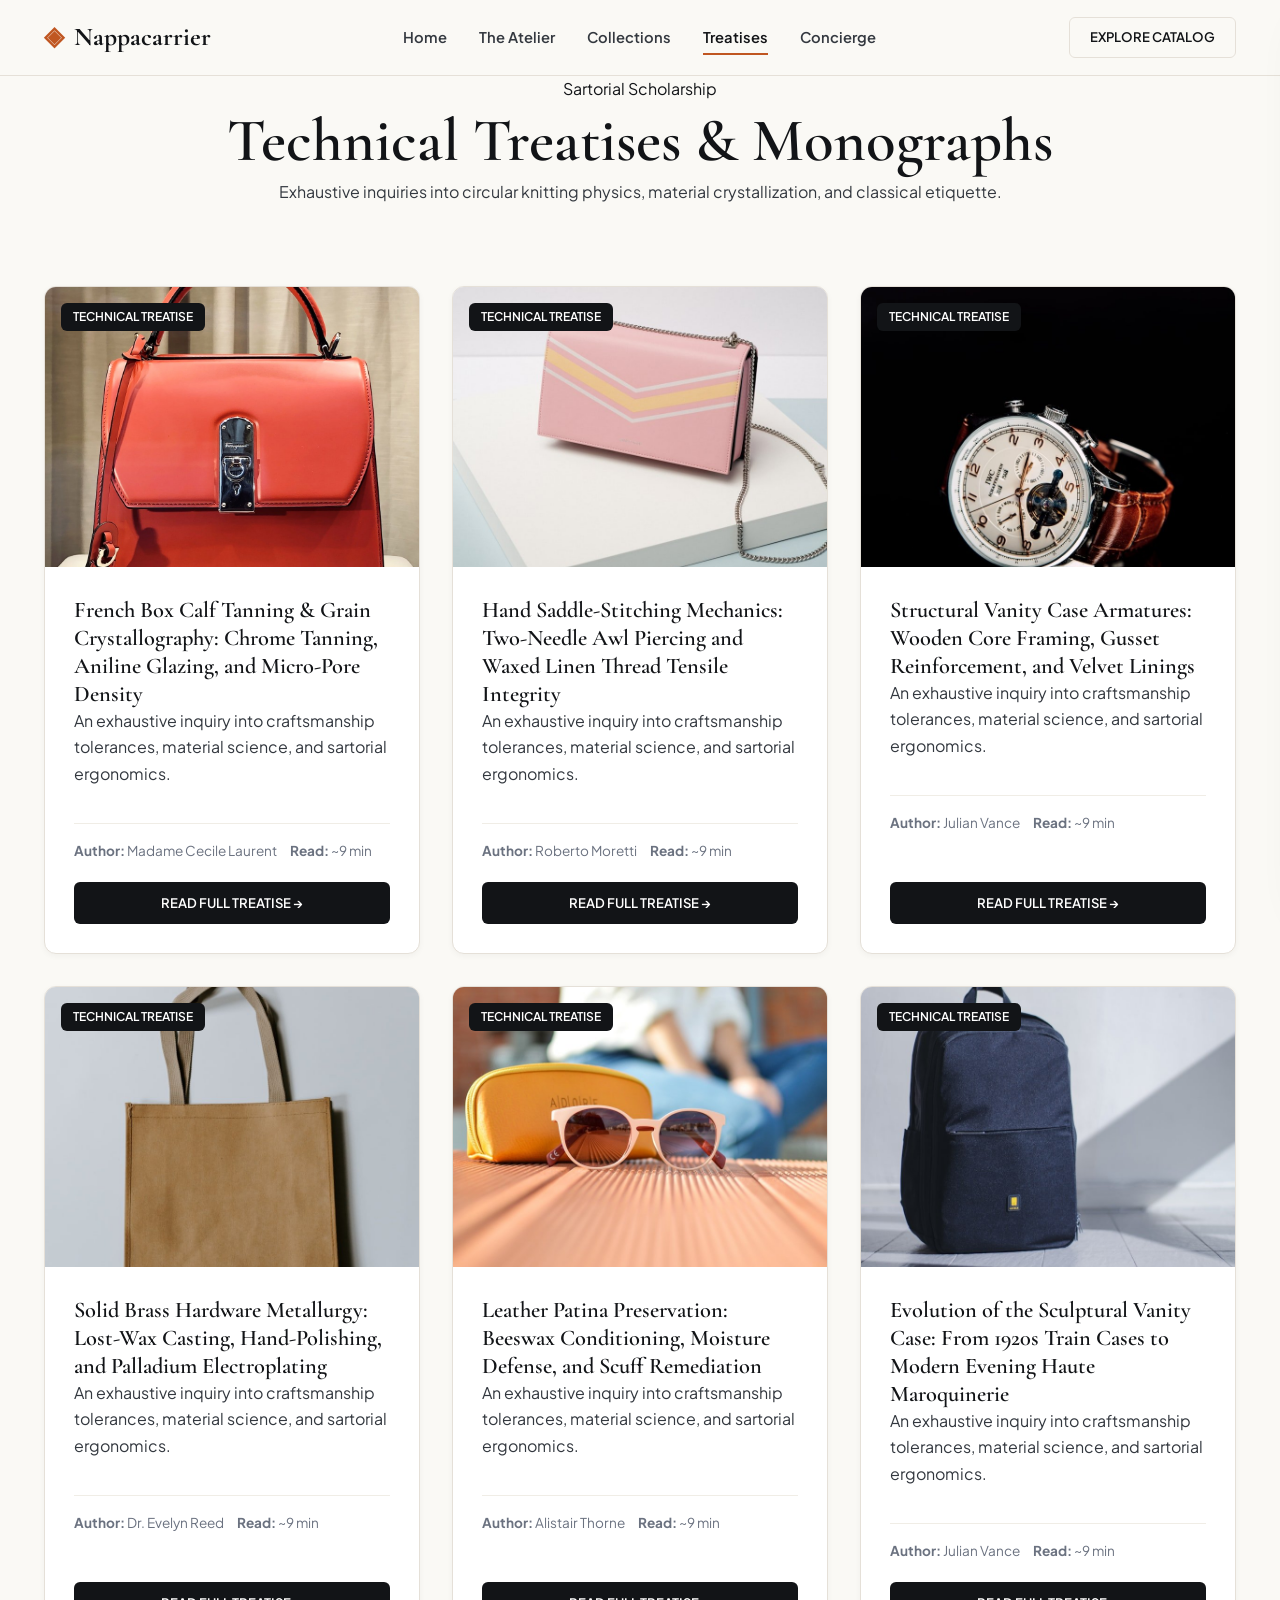
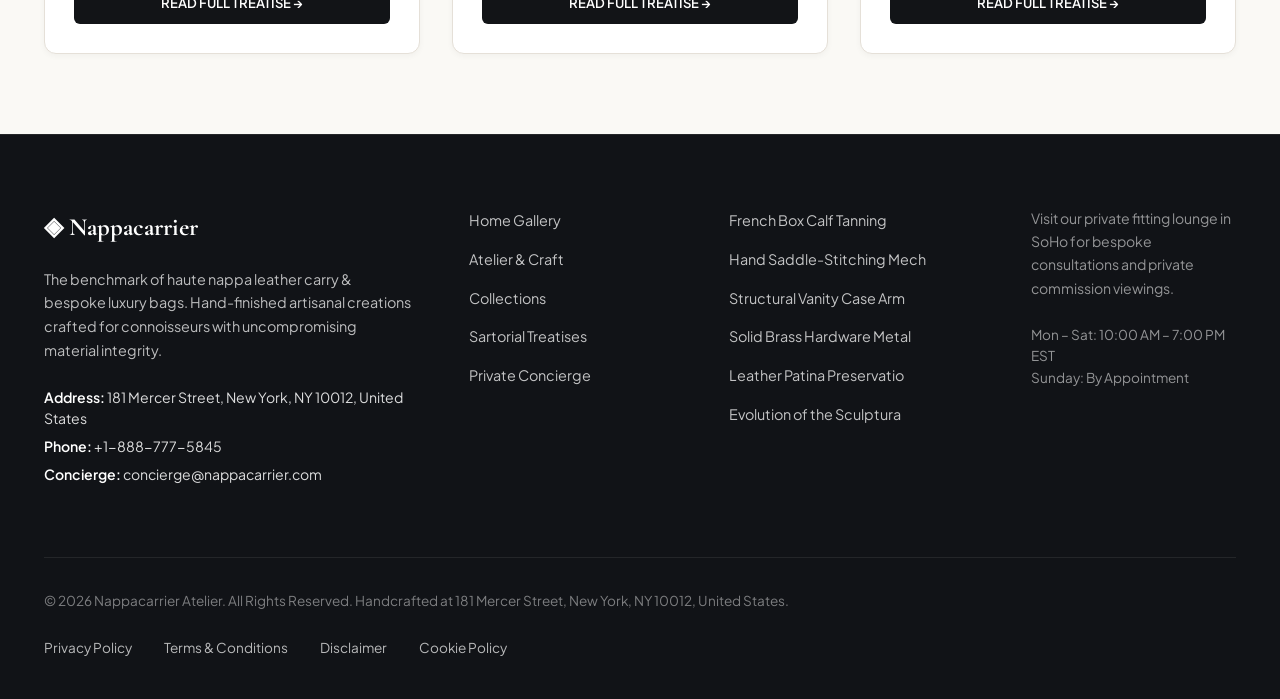
<file: blog/index.html>
<!DOCTYPE html>
<html lang="en">
<head>
  <meta charset="UTF-8">
  <meta name="viewport" content="width=device-width, initial-scale=1.0">
  <title>Sartorial Treatises & Technical Monographs — Nappacarrier</title>
  <meta name="description" content="Explore the authoritative research monographs published by Nappacarrier.">
  <link rel="canonical" href="https://nappacarrier.com/blog.html">
  <link rel="preconnect" href="https://fonts.googleapis.com">
  <link rel="preconnect" href="https://fonts.gstatic.com" crossorigin>
  <link href="https://fonts.googleapis.com/css2?family=Cormorant+Garamond:ital,wght@0,400;0,600;0,700;1,400&family=Plus+Jakarta+Sans:wght@300;400;500;600;700&display=swap" rel="stylesheet">
  <link rel="stylesheet" href="/assets/css/style.css">
  <!-- Google tag (gtag.js) -->
  <script async src="https://www.googletagmanager.com/gtag/js?id=G-0LY0HY7L01"></script>
  <script>
    window.dataLayer = window.dataLayer || [];
    function gtag(){dataLayer.push(arguments);}
    gtag('js', new Date());
    gtag('config', 'G-0LY0HY7L01');
  </script>

</head>
<body>
  <!-- Mandatory Global Site Header (Exactly 1 per page) -->
  <header class="site-header">
    <div class="header-container">
      <a href="/" class="brand-logo" aria-label="Nappacarrier Home">
        <span class="logo-mark">◈</span>
        <span class="logo-text">Nappacarrier</span>
      </a>
      <nav class="desktop-nav" aria-label="Primary Navigation">
        <a href="/" class="nav-link">Home</a>
        <a href="/about.html" class="nav-link">The Atelier</a>
        <a href="/collection.html" class="nav-link">Collections</a>
        <a href="/blog.html" class="nav-link active">Treatises</a>
        <a href="/contact.html" class="nav-link">Concierge</a>
      </nav>
      <div class="header-actions">
        <a href="/collection.html" class="btn btn-sm btn-outline">Explore Catalog</a>
        <button id="drawer-toggle" class="mobile-toggle" aria-label="Open Navigation Menu">
          <span class="hamburger-bar"></span>
          <span class="hamburger-bar"></span>
          <span class="hamburger-bar"></span>
        </button>
      </div>
    </div>
  </header>

  <!-- Mandatory Mobile Navigation Drawer (Exactly 1 per page) -->
  <div class="mobile-drawer" id="mobile-drawer" aria-hidden="true">
    <div class="drawer-header">
      <div class="drawer-brand">Nappacarrier</div>
      <button id="drawer-close" class="drawer-close-btn" aria-label="Close Navigation Menu">&times;</button>
    </div>
    <nav class="drawer-nav" aria-label="Mobile Navigation">
      <a href="/" class="drawer-link">Home</a>
      <a href="/about.html" class="drawer-link">The Atelier &amp; Craft</a>
      <a href="/collection.html" class="drawer-link">Curated Nappa Leather Carry &amp; Handbag Collection</a>
      <a href="/blog.html" class="drawer-link active">Sartorial Treatises</a>
      <a href="/contact.html" class="drawer-link">Private Concierge</a>
    </nav>
    <div class="drawer-footer">
      <p class="drawer-contact-title">Manhattan Atelier &amp; Suite</p>
      <p class="drawer-contact-info">181 Mercer Street, New York, NY 10012, United States</p>
      <p class="drawer-contact-info">Tel: +1-888-777-5845</p>
      <p class="drawer-contact-info">Email: concierge@nappacarrier.com</p>
    </div>
  </div>
  <div id="drawer-overlay" class="drawer-overlay"></div>
  <section class="page-hero">
    <div class="container text-center">
      <span class="hero-badge">Sartorial Scholarship</span>
      <h1>Technical Treatises &amp; Monographs</h1>
      <p class="lead" style="margin: 0 auto;">Exhaustive inquiries into circular knitting physics, material crystallization, and classical etiquette.</p>
    </div>
  </section>
  <main class="section">
    <div class="container">
      <div class="grid-3">
        <div class="card">
          <div class="card-image-wrap"><img src="/assets/images/hero_luxury_tote.jpg" alt="French Box Calf Tanning & Grain Crystallography: Chrome Tanning, Aniline Glazing, and Micro-Pore Density"><span class="card-tag">Technical Treatise</span></div>
          <div class="card-body">
            <h3>French Box Calf Tanning & Grain Crystallography: Chrome Tanning, Aniline Glazing, and Micro-Pore Density</h3>
            <p>An exhaustive inquiry into craftsmanship tolerances, material science, and sartorial ergonomics.</p>
            <div class="card-specs"><span><strong>Author:</strong> Madame Cecile Laurent</span><span><strong>Read:</strong> ~9 min</span></div>
            <a href="/blog/french-box-calf-tanning-and-grain-crystallography.html" class="btn btn-primary btn-sm" style="margin-top: auto;">Read Full Treatise &rarr;</a>
          </div>
        </div>
        <div class="card">
          <div class="card-image-wrap"><img src="/assets/images/collection_minimalist_crossbody.jpg" alt="Hand Saddle-Stitching Mechanics: Two-Needle Awl Piercing and Waxed Linen Thread Tensile Integrity"><span class="card-tag">Technical Treatise</span></div>
          <div class="card-body">
            <h3>Hand Saddle-Stitching Mechanics: Two-Needle Awl Piercing and Waxed Linen Thread Tensile Integrity</h3>
            <p>An exhaustive inquiry into craftsmanship tolerances, material science, and sartorial ergonomics.</p>
            <div class="card-specs"><span><strong>Author:</strong> Roberto Moretti</span><span><strong>Read:</strong> ~9 min</span></div>
            <a href="/blog/hand-saddle-stitching-mechanics-and-tensile-integrity.html" class="btn btn-primary btn-sm" style="margin-top: auto;">Read Full Treatise &rarr;</a>
          </div>
        </div>
        <div class="card">
          <div class="card-image-wrap"><img src="/assets/images/craft_saddle_stitch_detail.jpg" alt="Structural Vanity Case Armatures: Wooden Core Framing, Gusset Reinforcement, and Velvet Linings"><span class="card-tag">Technical Treatise</span></div>
          <div class="card-body">
            <h3>Structural Vanity Case Armatures: Wooden Core Framing, Gusset Reinforcement, and Velvet Linings</h3>
            <p>An exhaustive inquiry into craftsmanship tolerances, material science, and sartorial ergonomics.</p>
            <div class="card-specs"><span><strong>Author:</strong> Julian Vance</span><span><strong>Read:</strong> ~9 min</span></div>
            <a href="/blog/structural-vanity-case-armatures-and-interior-joinery.html" class="btn btn-primary btn-sm" style="margin-top: auto;">Read Full Treatise &rarr;</a>
          </div>
        </div>
        <div class="card">
          <div class="card-image-wrap"><img src="/assets/images/craft_edge_burnishing.jpg" alt="Solid Brass Hardware Metallurgy: Lost-Wax Casting, Hand-Polishing, and Palladium Electroplating"><span class="card-tag">Technical Treatise</span></div>
          <div class="card-body">
            <h3>Solid Brass Hardware Metallurgy: Lost-Wax Casting, Hand-Polishing, and Palladium Electroplating</h3>
            <p>An exhaustive inquiry into craftsmanship tolerances, material science, and sartorial ergonomics.</p>
            <div class="card-specs"><span><strong>Author:</strong> Dr. Evelyn Reed</span><span><strong>Read:</strong> ~9 min</span></div>
            <a href="/blog/solid-brass-hardware-metallurgy-and-palladium-finishing.html" class="btn btn-primary btn-sm" style="margin-top: auto;">Read Full Treatise &rarr;</a>
          </div>
        </div>
        <div class="card">
          <div class="card-image-wrap"><img src="/assets/images/craft_tannery_leather_hides.jpg" alt="Leather Patina Preservation: Beeswax Conditioning, Moisture Defense, and Scuff Remediation"><span class="card-tag">Technical Treatise</span></div>
          <div class="card-body">
            <h3>Leather Patina Preservation: Beeswax Conditioning, Moisture Defense, and Scuff Remediation</h3>
            <p>An exhaustive inquiry into craftsmanship tolerances, material science, and sartorial ergonomics.</p>
            <div class="card-specs"><span><strong>Author:</strong> Alistair Thorne</span><span><strong>Read:</strong> ~9 min</span></div>
            <a href="/blog/leather-patina-preservation-and-botanical-nourishment.html" class="btn btn-primary btn-sm" style="margin-top: auto;">Read Full Treatise &rarr;</a>
          </div>
        </div>
        <div class="card">
          <div class="card-image-wrap"><img src="/assets/images/about_artisan_atelier.jpg" alt="Evolution of the Sculptural Vanity Case: From 1920s Train Cases to Modern Evening Haute Maroquinerie"><span class="card-tag">Technical Treatise</span></div>
          <div class="card-body">
            <h3>Evolution of the Sculptural Vanity Case: From 1920s Train Cases to Modern Evening Haute Maroquinerie</h3>
            <p>An exhaustive inquiry into craftsmanship tolerances, material science, and sartorial ergonomics.</p>
            <div class="card-specs"><span><strong>Author:</strong> Julian Vance</span><span><strong>Read:</strong> ~9 min</span></div>
            <a href="/blog/evolution-of-the-sculptural-vanity-case-in-haute-maroquinerie.html" class="btn btn-primary btn-sm" style="margin-top: auto;">Read Full Treatise &rarr;</a>
          </div>
        </div>

      </div>
    </div>
  </main>
  <!-- Mandatory Global Site Footer (Minimalist 4-Column Horizontal Spread Layout) -->
  <footer class="site-footer">
    <div class="container">
      <div class="footer-grid">
        <div class="footer-col">
          <div class="footer-brand">◈ Nappacarrier</div>
          <p class="footer-desc">
            The benchmark of haute nappa leather carry &amp; bespoke luxury bags. Hand-finished artisanal creations crafted for connoisseurs with uncompromising material integrity.
          </p>
          <div class="footer-contact-item"><strong>Address:</strong> 181 Mercer Street, New York, NY 10012, United States</div>
          <div class="footer-contact-item"><strong>Phone:</strong> +1-888-777-5845</div>
          <div class="footer-contact-item"><strong>Concierge:</strong> concierge@nappacarrier.com</div>
        </div>
        <div class="footer-col">
          <ul class="footer-links">
            <li><a href="/">Home Gallery</a></li>
            <li><a href="/about.html">Atelier &amp; Craft</a></li>
            <li><a href="/collection.html">Collections</a></li>
            <li><a href="/blog.html">Sartorial Treatises</a></li>
            <li><a href="/contact.html">Private Concierge</a></li>
          </ul>
        </div>
        <div class="footer-col">
          <ul class="footer-links">
            <li><a href="/blog/french-box-calf-tanning-and-grain-crystallography.html">French Box Calf Tanning</a></li>
            <li><a href="/blog/hand-saddle-stitching-mechanics-and-tensile-integrity.html">Hand Saddle-Stitching Mech</a></li>
            <li><a href="/blog/structural-vanity-case-armatures-and-interior-joinery.html">Structural Vanity Case Arm</a></li>
            <li><a href="/blog/solid-brass-hardware-metallurgy-and-palladium-finishing.html">Solid Brass Hardware Metal</a></li>
            <li><a href="/blog/leather-patina-preservation-and-botanical-nourishment.html">Leather Patina Preservatio</a></li>
            <li><a href="/blog/evolution-of-the-sculptural-vanity-case-in-haute-maroquinerie.html">Evolution of the Sculptura</a></li>
          </ul>
        </div>
        <div class="footer-col">
          <p class="footer-salon-desc">
            Visit our private fitting lounge in SoHo for bespoke consultations and private commission viewings.
          </p>
          <p class="footer-hours">
            Mon &ndash; Sat: 10:00 AM &ndash; 7:00 PM<br>EST<br>Sunday: By Appointment
          </p>
        </div>
      </div>
      <div class="footer-bottom">
        <p>&copy; 2026 Nappacarrier Atelier. All Rights Reserved. Handcrafted at 181 Mercer Street, New York, NY 10012, United States.</p>
        <div class="footer-legal-links">
          <a href="/privacy-policy.html">Privacy Policy</a>
          <a href="/terms-and-conditions.html">Terms &amp; Conditions</a>
          <a href="/disclaimer.html">Disclaimer</a>
          <a href="/cookie-policy.html">Cookie Policy</a>
        </div>
      </div>
    </div>
  </footer>
  <script src="/assets/js/main.js"></script>
</body>
</html>
</file>
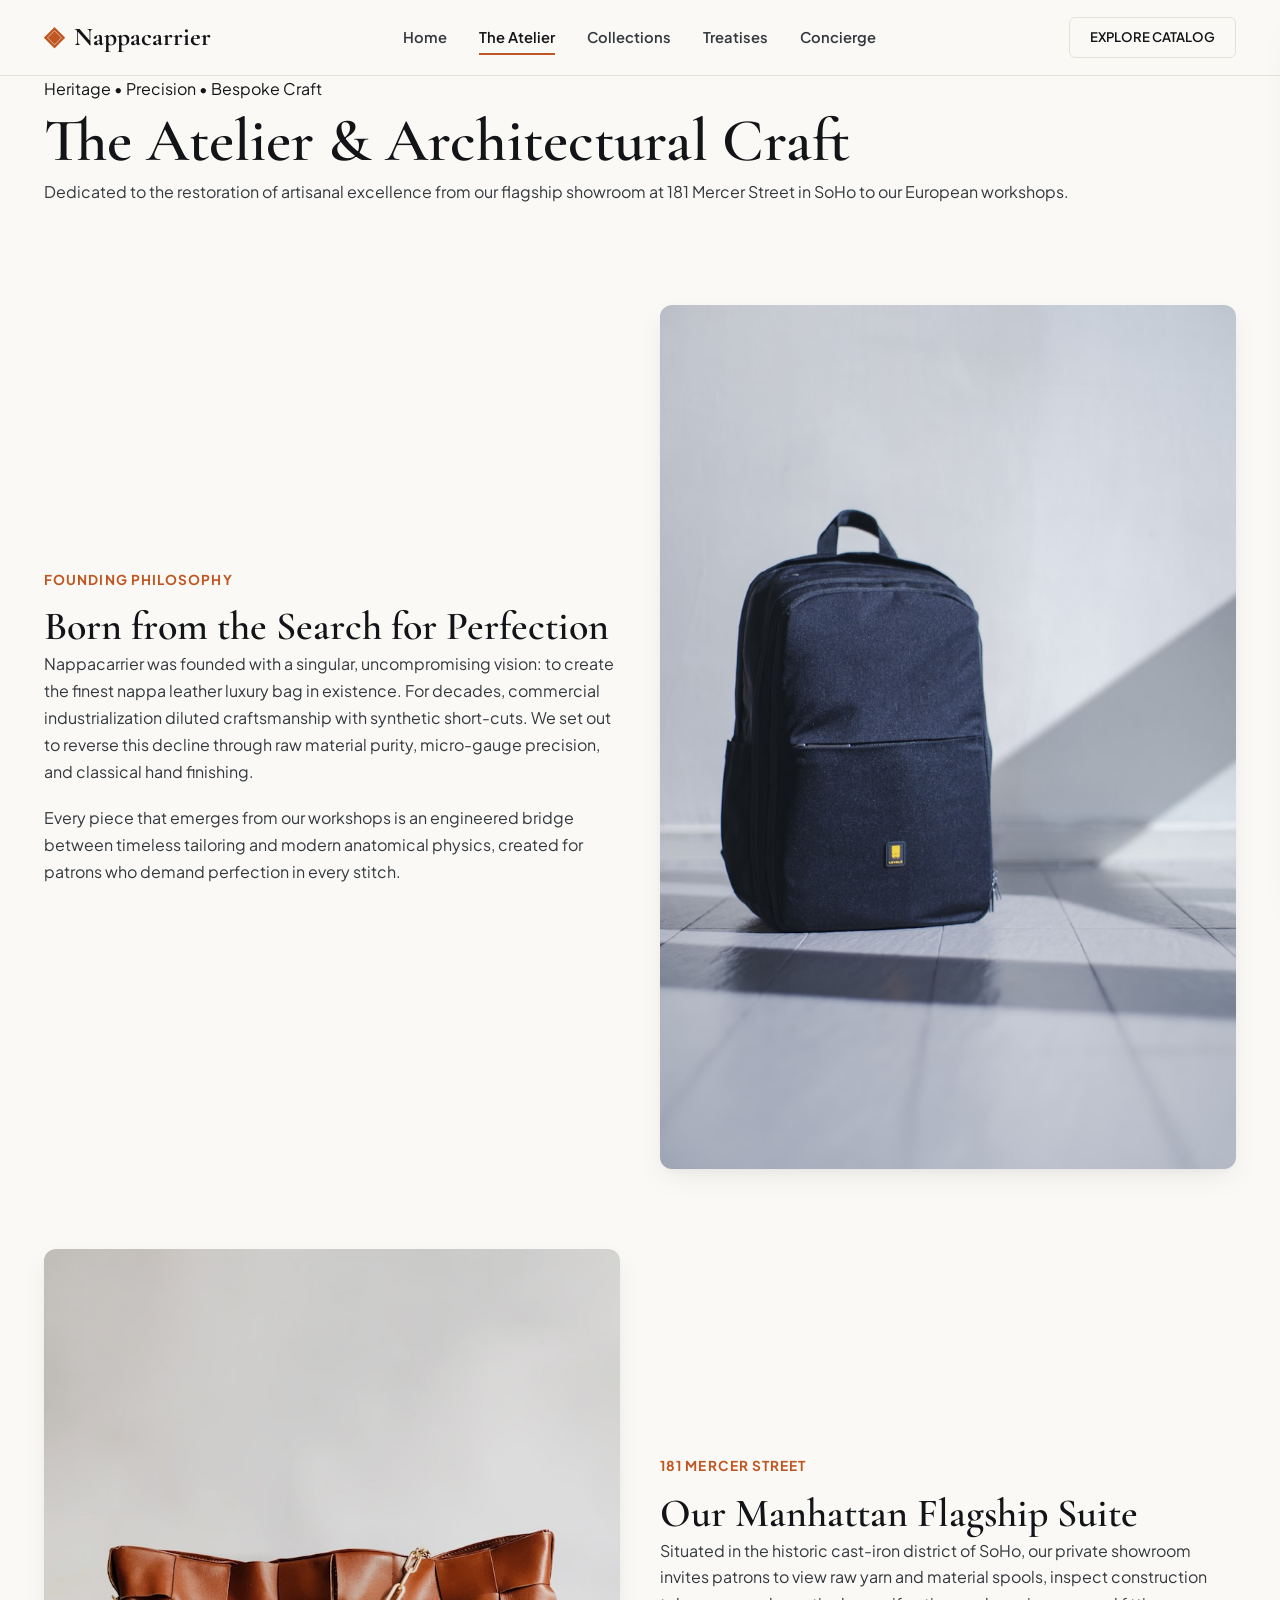
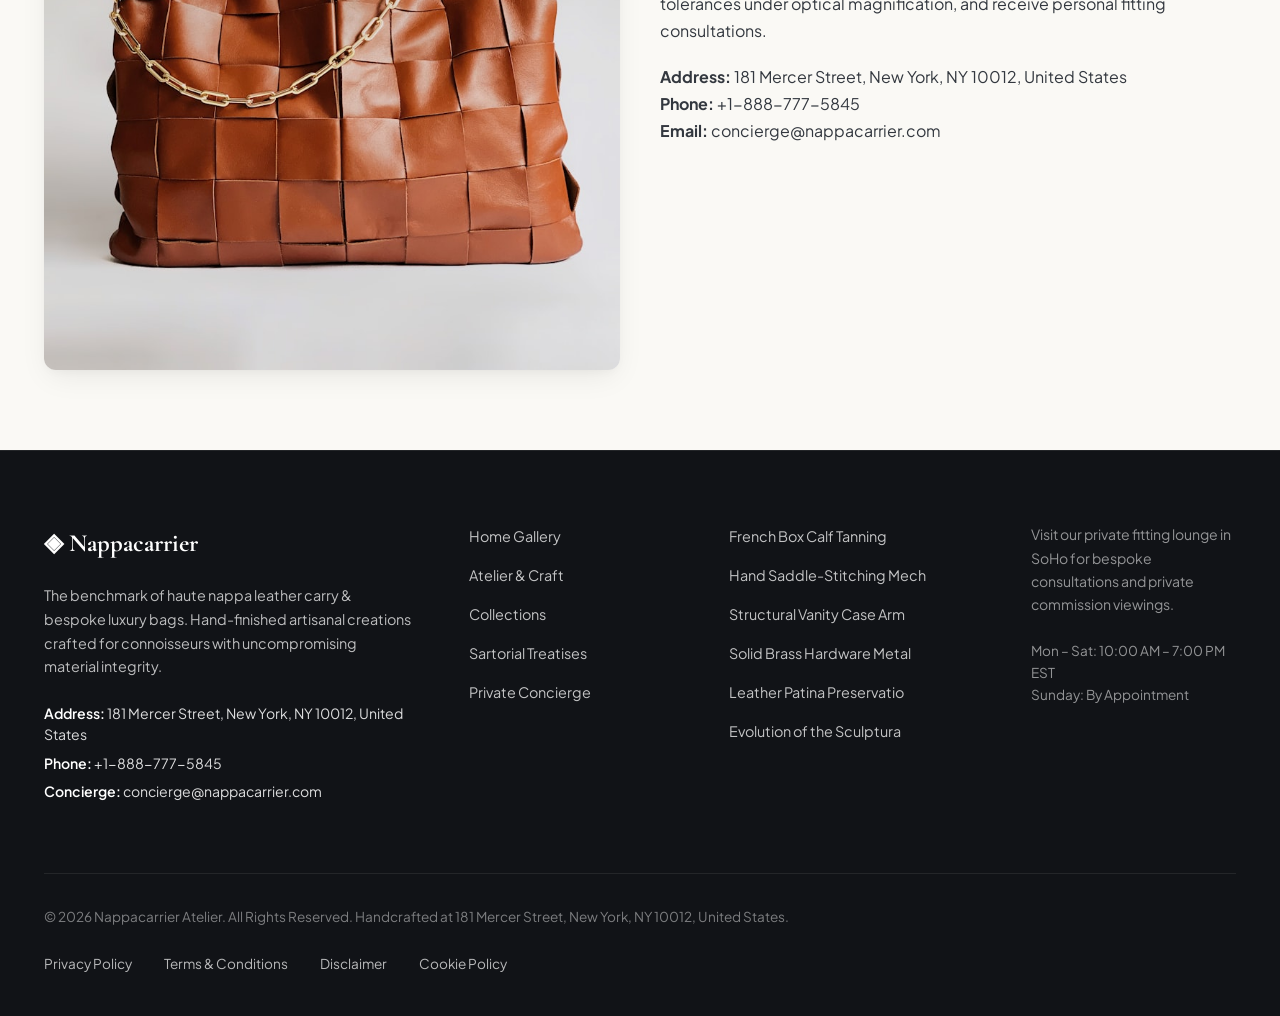
<file: about.html>
<!DOCTYPE html>
<html lang="en">
<head>
  <meta charset="UTF-8">
  <meta name="viewport" content="width=device-width, initial-scale=1.0">
  <title>The Atelier & Heritage Craft — Nappacarrier</title>
  <meta name="description" content="Discover the heritage of Nappacarrier at 181 Mercer Street, New York.">
  <link rel="canonical" href="https://nappacarrier.com/about.html">
  <link rel="preconnect" href="https://fonts.googleapis.com">
  <link rel="preconnect" href="https://fonts.gstatic.com" crossorigin>
  <link href="https://fonts.googleapis.com/css2?family=Cormorant+Garamond:ital,wght@0,400;0,600;0,700;1,400&family=Plus+Jakarta+Sans:wght@300;400;500;600;700&display=swap" rel="stylesheet">
  <link rel="stylesheet" href="/assets/css/style.css">
  <!-- Google tag (gtag.js) -->
  <script async src="https://www.googletagmanager.com/gtag/js?id=G-0LY0HY7L01"></script>
  <script>
    window.dataLayer = window.dataLayer || [];
    function gtag(){dataLayer.push(arguments);}
    gtag('js', new Date());
    gtag('config', 'G-0LY0HY7L01');
  </script>

</head>
<body>
  <!-- Mandatory Global Site Header (Exactly 1 per page) -->
  <header class="site-header">
    <div class="header-container">
      <a href="/" class="brand-logo" aria-label="Nappacarrier Home">
        <span class="logo-mark">◈</span>
        <span class="logo-text">Nappacarrier</span>
      </a>
      <nav class="desktop-nav" aria-label="Primary Navigation">
        <a href="/" class="nav-link">Home</a>
        <a href="/about.html" class="nav-link active">The Atelier</a>
        <a href="/collection.html" class="nav-link">Collections</a>
        <a href="/blog.html" class="nav-link">Treatises</a>
        <a href="/contact.html" class="nav-link">Concierge</a>
      </nav>
      <div class="header-actions">
        <a href="/collection.html" class="btn btn-sm btn-outline">Explore Catalog</a>
        <button id="drawer-toggle" class="mobile-toggle" aria-label="Open Navigation Menu">
          <span class="hamburger-bar"></span>
          <span class="hamburger-bar"></span>
          <span class="hamburger-bar"></span>
        </button>
      </div>
    </div>
  </header>

  <!-- Mandatory Mobile Navigation Drawer (Exactly 1 per page) -->
  <div class="mobile-drawer" id="mobile-drawer" aria-hidden="true">
    <div class="drawer-header">
      <div class="drawer-brand">Nappacarrier</div>
      <button id="drawer-close" class="drawer-close-btn" aria-label="Close Navigation Menu">&times;</button>
    </div>
    <nav class="drawer-nav" aria-label="Mobile Navigation">
      <a href="/" class="drawer-link">Home</a>
      <a href="/about.html" class="drawer-link active">The Atelier &amp; Craft</a>
      <a href="/collection.html" class="drawer-link">Curated Nappa Leather Carry &amp; Handbag Collection</a>
      <a href="/blog.html" class="drawer-link">Sartorial Treatises</a>
      <a href="/contact.html" class="drawer-link">Private Concierge</a>
    </nav>
    <div class="drawer-footer">
      <p class="drawer-contact-title">Manhattan Atelier &amp; Suite</p>
      <p class="drawer-contact-info">181 Mercer Street, New York, NY 10012, United States</p>
      <p class="drawer-contact-info">Tel: +1-888-777-5845</p>
      <p class="drawer-contact-info">Email: concierge@nappacarrier.com</p>
    </div>
  </div>
  <div id="drawer-overlay" class="drawer-overlay"></div>
  <section class="page-hero">
    <div class="container">
      <span class="hero-badge">Heritage &bull; Precision &bull; Bespoke Craft</span>
      <h1>The Atelier &amp; Architectural Craft</h1>
      <p class="lead">Dedicated to the restoration of artisanal excellence from our flagship showroom at 181 Mercer Street in SoHo to our European workshops.</p>
    </div>
  </section>
  <main class="section">
    <div class="container">
      <div class="grid-2" style="margin-bottom: 5rem;">
        <div>
          <div class="section-subtitle">Founding Philosophy</div>
          <h2>Born from the Search for Perfection</h2>
          <p>Nappacarrier was founded with a singular, uncompromising vision: to create the finest nappa leather luxury bag in existence. For decades, commercial industrialization diluted craftsmanship with synthetic short-cuts. We set out to reverse this decline through raw material purity, micro-gauge precision, and classical hand finishing.</p>
          <p>Every piece that emerges from our workshops is an engineered bridge between timeless tailoring and modern anatomical physics, created for patrons who demand perfection in every stitch.</p>
        </div>
        <div style="border-radius: var(--radius-md); overflow: hidden; box-shadow: var(--shadow-md);"><img src="/assets/images/vintage_leather_duffel_bag.jpg" alt="Atelier craft"></div>
      </div>
      <div class="grid-2">
        <div style="border-radius: var(--radius-md); overflow: hidden; box-shadow: var(--shadow-md);"><img src="/assets/images/woven_leather_evening_purse.jpg" alt="Artisan inspection"></div>
        <div>
          <div class="section-subtitle">181 Mercer Street</div>
          <h2>Our Manhattan Flagship Suite</h2>
          <p>Situated in the historic cast-iron district of SoHo, our private showroom invites patrons to view raw yarn and material spools, inspect construction tolerances under optical magnification, and receive personal fitting consultations.</p>
          <p><strong>Address:</strong> 181 Mercer Street, New York, NY 10012, United States<br><strong>Phone:</strong> +1-888-777-5845<br><strong>Email:</strong> concierge@nappacarrier.com</p>
        </div>
      </div>
    </div>
  </main>
  <!-- Mandatory Global Site Footer (Minimalist 4-Column Horizontal Spread Layout) -->
  <footer class="site-footer">
    <div class="container">
      <div class="footer-grid">
        <div class="footer-col">
          <div class="footer-brand">◈ Nappacarrier</div>
          <p class="footer-desc">
            The benchmark of haute nappa leather carry &amp; bespoke luxury bags. Hand-finished artisanal creations crafted for connoisseurs with uncompromising material integrity.
          </p>
          <div class="footer-contact-item"><strong>Address:</strong> 181 Mercer Street, New York, NY 10012, United States</div>
          <div class="footer-contact-item"><strong>Phone:</strong> +1-888-777-5845</div>
          <div class="footer-contact-item"><strong>Concierge:</strong> concierge@nappacarrier.com</div>
        </div>
        <div class="footer-col">
          <ul class="footer-links">
            <li><a href="/">Home Gallery</a></li>
            <li><a href="/about.html">Atelier &amp; Craft</a></li>
            <li><a href="/collection.html">Collections</a></li>
            <li><a href="/blog.html">Sartorial Treatises</a></li>
            <li><a href="/contact.html">Private Concierge</a></li>
          </ul>
        </div>
        <div class="footer-col">
          <ul class="footer-links">
            <li><a href="/blog/french-box-calf-tanning-and-grain-crystallography.html">French Box Calf Tanning</a></li>
            <li><a href="/blog/hand-saddle-stitching-mechanics-and-tensile-integrity.html">Hand Saddle-Stitching Mech</a></li>
            <li><a href="/blog/structural-vanity-case-armatures-and-interior-joinery.html">Structural Vanity Case Arm</a></li>
            <li><a href="/blog/solid-brass-hardware-metallurgy-and-palladium-finishing.html">Solid Brass Hardware Metal</a></li>
            <li><a href="/blog/leather-patina-preservation-and-botanical-nourishment.html">Leather Patina Preservatio</a></li>
            <li><a href="/blog/evolution-of-the-sculptural-vanity-case-in-haute-maroquinerie.html">Evolution of the Sculptura</a></li>
          </ul>
        </div>
        <div class="footer-col">
          <p class="footer-salon-desc">
            Visit our private fitting lounge in SoHo for bespoke consultations and private commission viewings.
          </p>
          <p class="footer-hours">
            Mon &ndash; Sat: 10:00 AM &ndash; 7:00 PM<br>EST<br>Sunday: By Appointment
          </p>
        </div>
      </div>
      <div class="footer-bottom">
        <p>&copy; 2026 Nappacarrier Atelier. All Rights Reserved. Handcrafted at 181 Mercer Street, New York, NY 10012, United States.</p>
        <div class="footer-legal-links">
          <a href="/privacy-policy.html">Privacy Policy</a>
          <a href="/terms-and-conditions.html">Terms &amp; Conditions</a>
          <a href="/disclaimer.html">Disclaimer</a>
          <a href="/cookie-policy.html">Cookie Policy</a>
        </div>
      </div>
    </div>
  </footer>
  <script src="/assets/js/main.js"></script>
</body>
</html>
</file>
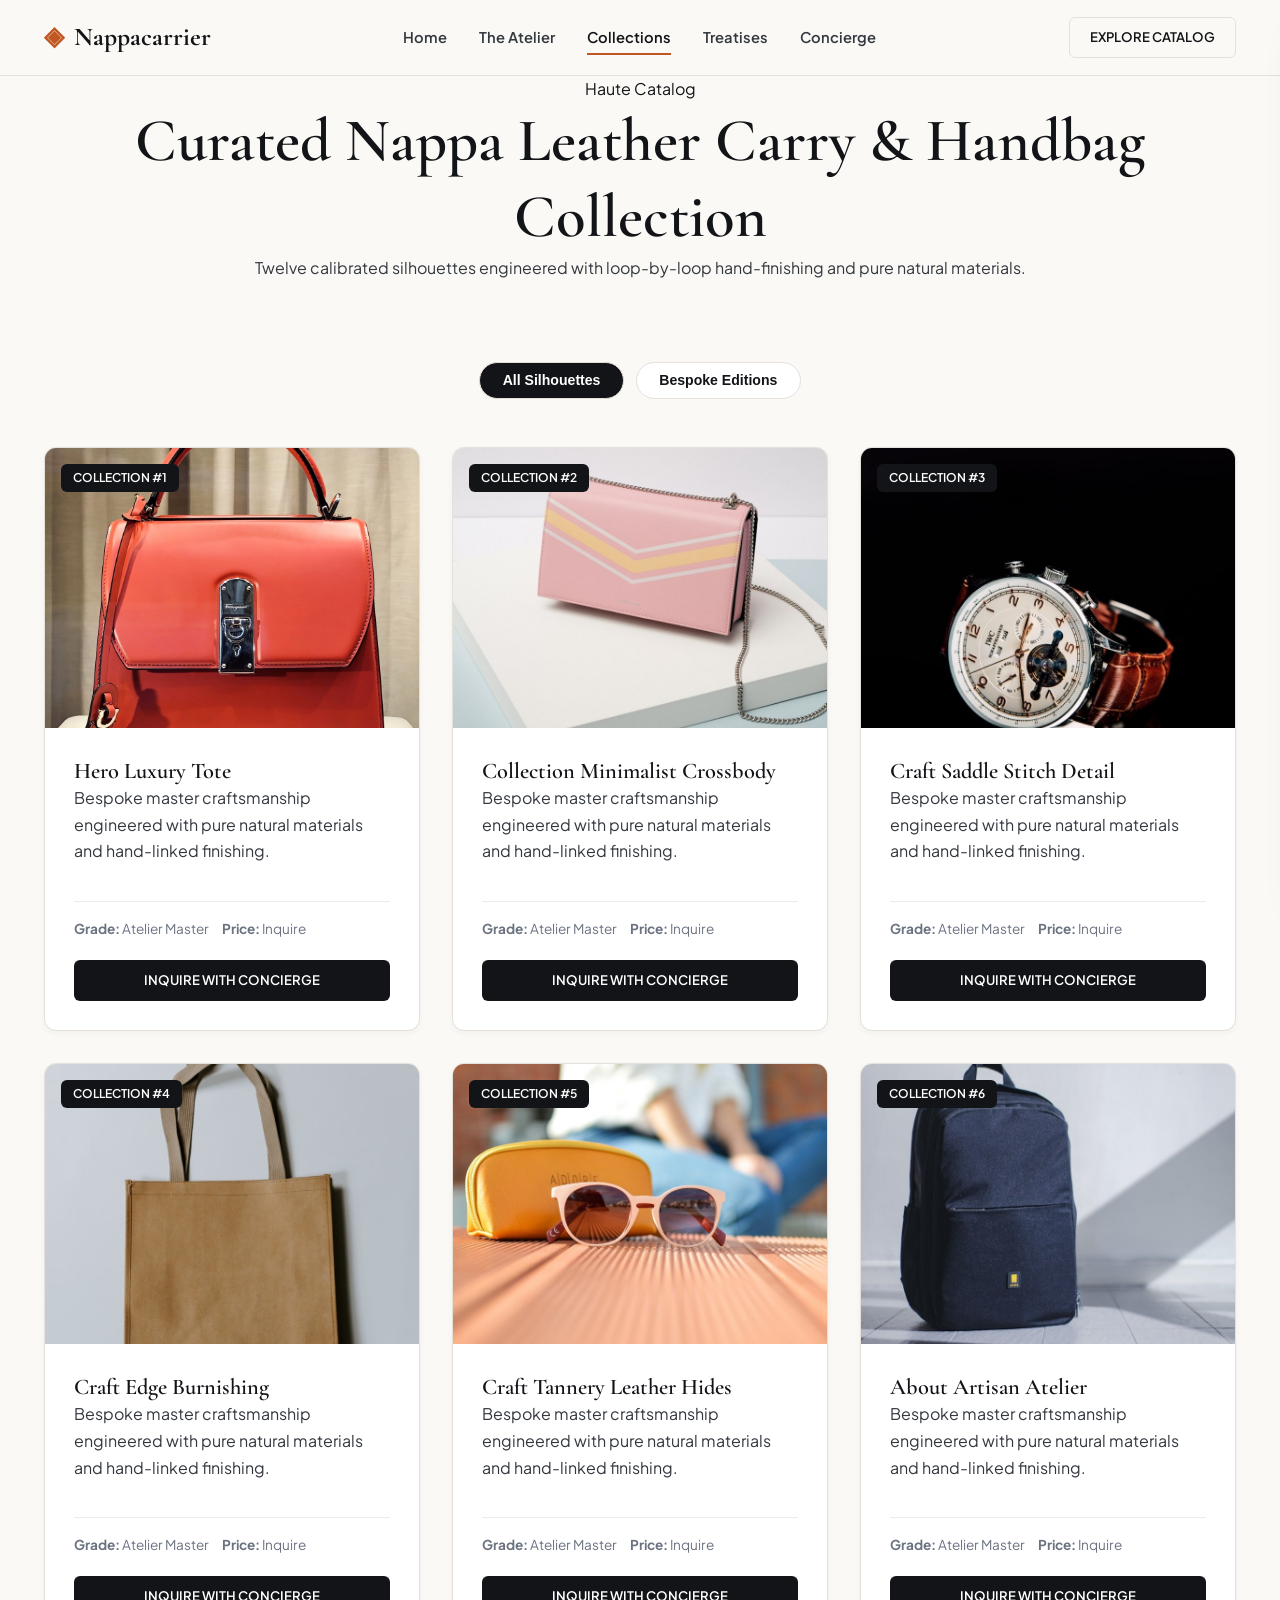
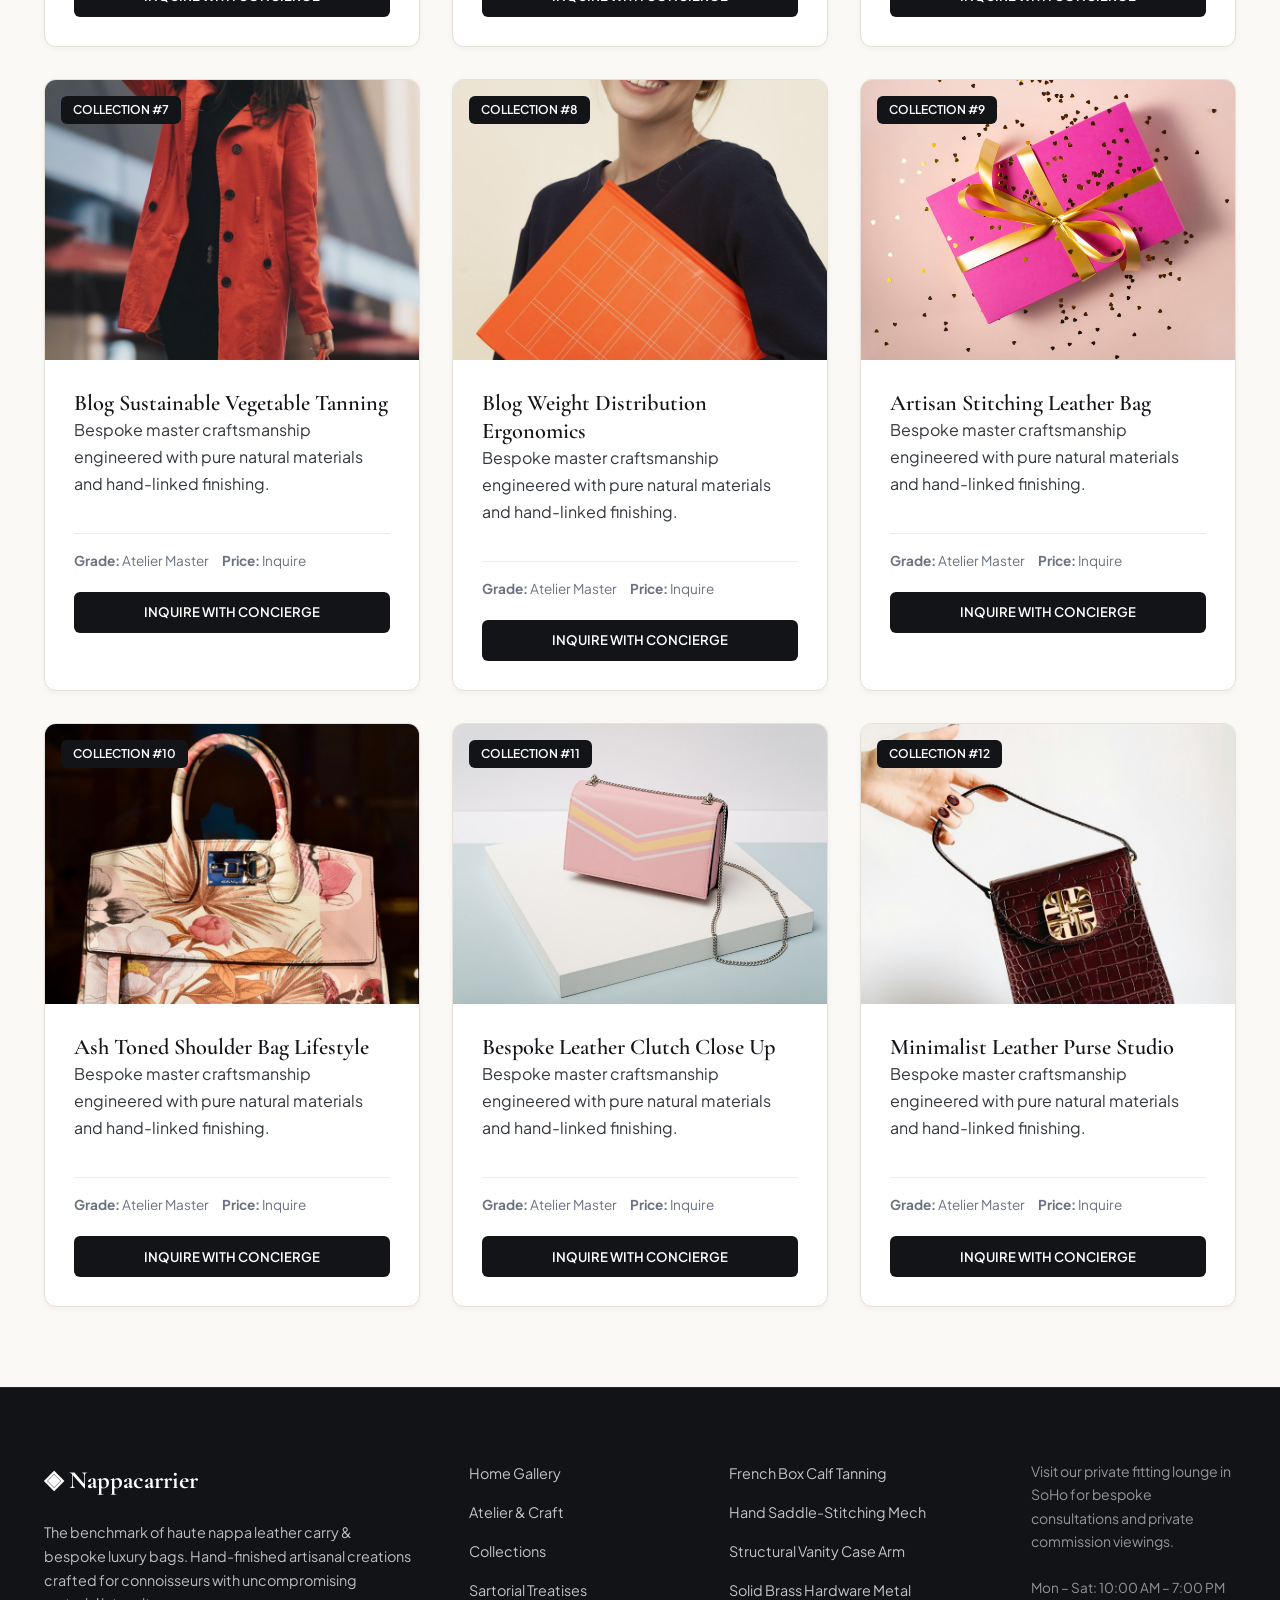
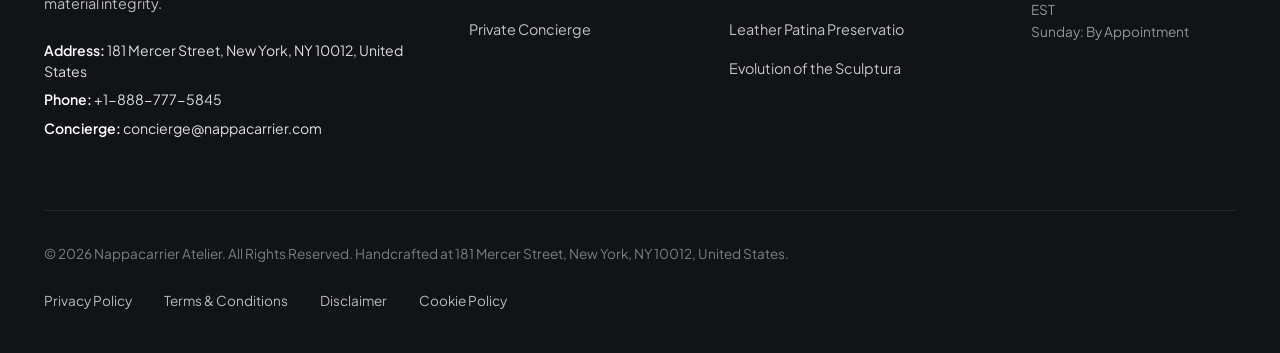
<file: collection.html>
<!DOCTYPE html>
<html lang="en">
<head>
  <meta charset="UTF-8">
  <meta name="viewport" content="width=device-width, initial-scale=1.0">
  <title>Curated Nappa Leather Carry &amp; Handbag Collection — Nappacarrier</title>
  <meta name="description" content="Browse the complete catalogue of Nappacarrier.">
  <link rel="canonical" href="https://nappacarrier.com/collection.html">
  <link rel="preconnect" href="https://fonts.googleapis.com">
  <link rel="preconnect" href="https://fonts.gstatic.com" crossorigin>
  <link href="https://fonts.googleapis.com/css2?family=Cormorant+Garamond:ital,wght@0,400;0,600;0,700;1,400&family=Plus+Jakarta+Sans:wght@300;400;500;600;700&display=swap" rel="stylesheet">
  <link rel="stylesheet" href="/assets/css/style.css">
  <!-- Google tag (gtag.js) -->
  <script async src="https://www.googletagmanager.com/gtag/js?id=G-0LY0HY7L01"></script>
  <script>
    window.dataLayer = window.dataLayer || [];
    function gtag(){dataLayer.push(arguments);}
    gtag('js', new Date());
    gtag('config', 'G-0LY0HY7L01');
  </script>

</head>
<body>
  <!-- Mandatory Global Site Header (Exactly 1 per page) -->
  <header class="site-header">
    <div class="header-container">
      <a href="/" class="brand-logo" aria-label="Nappacarrier Home">
        <span class="logo-mark">◈</span>
        <span class="logo-text">Nappacarrier</span>
      </a>
      <nav class="desktop-nav" aria-label="Primary Navigation">
        <a href="/" class="nav-link">Home</a>
        <a href="/about.html" class="nav-link">The Atelier</a>
        <a href="/collection.html" class="nav-link active">Collections</a>
        <a href="/blog.html" class="nav-link">Treatises</a>
        <a href="/contact.html" class="nav-link">Concierge</a>
      </nav>
      <div class="header-actions">
        <a href="/collection.html" class="btn btn-sm btn-outline">Explore Catalog</a>
        <button id="drawer-toggle" class="mobile-toggle" aria-label="Open Navigation Menu">
          <span class="hamburger-bar"></span>
          <span class="hamburger-bar"></span>
          <span class="hamburger-bar"></span>
        </button>
      </div>
    </div>
  </header>

  <!-- Mandatory Mobile Navigation Drawer (Exactly 1 per page) -->
  <div class="mobile-drawer" id="mobile-drawer" aria-hidden="true">
    <div class="drawer-header">
      <div class="drawer-brand">Nappacarrier</div>
      <button id="drawer-close" class="drawer-close-btn" aria-label="Close Navigation Menu">&times;</button>
    </div>
    <nav class="drawer-nav" aria-label="Mobile Navigation">
      <a href="/" class="drawer-link">Home</a>
      <a href="/about.html" class="drawer-link">The Atelier &amp; Craft</a>
      <a href="/collection.html" class="drawer-link active">Curated Nappa Leather Carry &amp; Handbag Collection</a>
      <a href="/blog.html" class="drawer-link">Sartorial Treatises</a>
      <a href="/contact.html" class="drawer-link">Private Concierge</a>
    </nav>
    <div class="drawer-footer">
      <p class="drawer-contact-title">Manhattan Atelier &amp; Suite</p>
      <p class="drawer-contact-info">181 Mercer Street, New York, NY 10012, United States</p>
      <p class="drawer-contact-info">Tel: +1-888-777-5845</p>
      <p class="drawer-contact-info">Email: concierge@nappacarrier.com</p>
    </div>
  </div>
  <div id="drawer-overlay" class="drawer-overlay"></div>
  <section class="page-hero">
    <div class="container text-center">
      <span class="hero-badge">Haute Catalog</span>
      <h1>Curated Nappa Leather Carry &amp; Handbag Collection</h1>
      <p class="lead" style="margin: 0 auto;">Twelve calibrated silhouettes engineered with loop-by-loop hand-finishing and pure natural materials.</p>
    </div>
  </section>
  <main class="section">
    <div class="container">
      <div class="filter-bar">
        <button class="filter-btn active" data-filter="all">All Silhouettes</button>
        <button class="filter-btn" data-filter="bespoke">Bespoke Editions</button>
      </div>
      <div class="grid-3" id="products-grid">
        <div class="card product-item" data-category="all bespoke">
          <div class="card-image-wrap"><img src="/assets/images/hero_luxury_tote.jpg" alt="Hero Luxury Tote"><span class="card-tag">Collection #1</span></div>
          <div class="card-body">
            <h3>Hero Luxury Tote</h3>
            <p>Bespoke master craftsmanship engineered with pure natural materials and hand-linked finishing.</p>
            <div class="card-specs"><span><strong>Grade:</strong> Atelier Master</span><span><strong>Price:</strong> Inquire</span></div>
            <a href="/contact.html" class="btn btn-primary btn-sm">Inquire with Concierge</a>
          </div>
        </div>
        <div class="card product-item" data-category="all bespoke">
          <div class="card-image-wrap"><img src="/assets/images/collection_minimalist_crossbody.jpg" alt="Collection Minimalist Crossbody"><span class="card-tag">Collection #2</span></div>
          <div class="card-body">
            <h3>Collection Minimalist Crossbody</h3>
            <p>Bespoke master craftsmanship engineered with pure natural materials and hand-linked finishing.</p>
            <div class="card-specs"><span><strong>Grade:</strong> Atelier Master</span><span><strong>Price:</strong> Inquire</span></div>
            <a href="/contact.html" class="btn btn-primary btn-sm">Inquire with Concierge</a>
          </div>
        </div>
        <div class="card product-item" data-category="all bespoke">
          <div class="card-image-wrap"><img src="/assets/images/craft_saddle_stitch_detail.jpg" alt="Craft Saddle Stitch Detail"><span class="card-tag">Collection #3</span></div>
          <div class="card-body">
            <h3>Craft Saddle Stitch Detail</h3>
            <p>Bespoke master craftsmanship engineered with pure natural materials and hand-linked finishing.</p>
            <div class="card-specs"><span><strong>Grade:</strong> Atelier Master</span><span><strong>Price:</strong> Inquire</span></div>
            <a href="/contact.html" class="btn btn-primary btn-sm">Inquire with Concierge</a>
          </div>
        </div>
        <div class="card product-item" data-category="all bespoke">
          <div class="card-image-wrap"><img src="/assets/images/craft_edge_burnishing.jpg" alt="Craft Edge Burnishing"><span class="card-tag">Collection #4</span></div>
          <div class="card-body">
            <h3>Craft Edge Burnishing</h3>
            <p>Bespoke master craftsmanship engineered with pure natural materials and hand-linked finishing.</p>
            <div class="card-specs"><span><strong>Grade:</strong> Atelier Master</span><span><strong>Price:</strong> Inquire</span></div>
            <a href="/contact.html" class="btn btn-primary btn-sm">Inquire with Concierge</a>
          </div>
        </div>
        <div class="card product-item" data-category="all bespoke">
          <div class="card-image-wrap"><img src="/assets/images/craft_tannery_leather_hides.jpg" alt="Craft Tannery Leather Hides"><span class="card-tag">Collection #5</span></div>
          <div class="card-body">
            <h3>Craft Tannery Leather Hides</h3>
            <p>Bespoke master craftsmanship engineered with pure natural materials and hand-linked finishing.</p>
            <div class="card-specs"><span><strong>Grade:</strong> Atelier Master</span><span><strong>Price:</strong> Inquire</span></div>
            <a href="/contact.html" class="btn btn-primary btn-sm">Inquire with Concierge</a>
          </div>
        </div>
        <div class="card product-item" data-category="all bespoke">
          <div class="card-image-wrap"><img src="/assets/images/about_artisan_atelier.jpg" alt="About Artisan Atelier"><span class="card-tag">Collection #6</span></div>
          <div class="card-body">
            <h3>About Artisan Atelier</h3>
            <p>Bespoke master craftsmanship engineered with pure natural materials and hand-linked finishing.</p>
            <div class="card-specs"><span><strong>Grade:</strong> Atelier Master</span><span><strong>Price:</strong> Inquire</span></div>
            <a href="/contact.html" class="btn btn-primary btn-sm">Inquire with Concierge</a>
          </div>
        </div>
        <div class="card product-item" data-category="all bespoke">
          <div class="card-image-wrap"><img src="/assets/images/blog_sustainable_vegetable_tanning.jpg" alt="Blog Sustainable Vegetable Tanning"><span class="card-tag">Collection #7</span></div>
          <div class="card-body">
            <h3>Blog Sustainable Vegetable Tanning</h3>
            <p>Bespoke master craftsmanship engineered with pure natural materials and hand-linked finishing.</p>
            <div class="card-specs"><span><strong>Grade:</strong> Atelier Master</span><span><strong>Price:</strong> Inquire</span></div>
            <a href="/contact.html" class="btn btn-primary btn-sm">Inquire with Concierge</a>
          </div>
        </div>
        <div class="card product-item" data-category="all bespoke">
          <div class="card-image-wrap"><img src="/assets/images/blog_weight_distribution_ergonomics.jpg" alt="Blog Weight Distribution Ergonomics"><span class="card-tag">Collection #8</span></div>
          <div class="card-body">
            <h3>Blog Weight Distribution Ergonomics</h3>
            <p>Bespoke master craftsmanship engineered with pure natural materials and hand-linked finishing.</p>
            <div class="card-specs"><span><strong>Grade:</strong> Atelier Master</span><span><strong>Price:</strong> Inquire</span></div>
            <a href="/contact.html" class="btn btn-primary btn-sm">Inquire with Concierge</a>
          </div>
        </div>
        <div class="card product-item" data-category="all bespoke">
          <div class="card-image-wrap"><img src="/assets/images/artisan_stitching_leather_bag.jpg" alt="Artisan Stitching Leather Bag"><span class="card-tag">Collection #9</span></div>
          <div class="card-body">
            <h3>Artisan Stitching Leather Bag</h3>
            <p>Bespoke master craftsmanship engineered with pure natural materials and hand-linked finishing.</p>
            <div class="card-specs"><span><strong>Grade:</strong> Atelier Master</span><span><strong>Price:</strong> Inquire</span></div>
            <a href="/contact.html" class="btn btn-primary btn-sm">Inquire with Concierge</a>
          </div>
        </div>
        <div class="card product-item" data-category="all bespoke">
          <div class="card-image-wrap"><img src="/assets/images/ash_toned_shoulder_bag_lifestyle.jpg" alt="Ash Toned Shoulder Bag Lifestyle"><span class="card-tag">Collection #10</span></div>
          <div class="card-body">
            <h3>Ash Toned Shoulder Bag Lifestyle</h3>
            <p>Bespoke master craftsmanship engineered with pure natural materials and hand-linked finishing.</p>
            <div class="card-specs"><span><strong>Grade:</strong> Atelier Master</span><span><strong>Price:</strong> Inquire</span></div>
            <a href="/contact.html" class="btn btn-primary btn-sm">Inquire with Concierge</a>
          </div>
        </div>
        <div class="card product-item" data-category="all bespoke">
          <div class="card-image-wrap"><img src="/assets/images/bespoke_leather_clutch_close_up.jpg" alt="Bespoke Leather Clutch Close Up"><span class="card-tag">Collection #11</span></div>
          <div class="card-body">
            <h3>Bespoke Leather Clutch Close Up</h3>
            <p>Bespoke master craftsmanship engineered with pure natural materials and hand-linked finishing.</p>
            <div class="card-specs"><span><strong>Grade:</strong> Atelier Master</span><span><strong>Price:</strong> Inquire</span></div>
            <a href="/contact.html" class="btn btn-primary btn-sm">Inquire with Concierge</a>
          </div>
        </div>
        <div class="card product-item" data-category="all bespoke">
          <div class="card-image-wrap"><img src="/assets/images/minimalist_leather_purse_studio.jpg" alt="Minimalist Leather Purse Studio"><span class="card-tag">Collection #12</span></div>
          <div class="card-body">
            <h3>Minimalist Leather Purse Studio</h3>
            <p>Bespoke master craftsmanship engineered with pure natural materials and hand-linked finishing.</p>
            <div class="card-specs"><span><strong>Grade:</strong> Atelier Master</span><span><strong>Price:</strong> Inquire</span></div>
            <a href="/contact.html" class="btn btn-primary btn-sm">Inquire with Concierge</a>
          </div>
        </div>

      </div>
    </div>
  </main>
  <!-- Mandatory Global Site Footer (Minimalist 4-Column Horizontal Spread Layout) -->
  <footer class="site-footer">
    <div class="container">
      <div class="footer-grid">
        <div class="footer-col">
          <div class="footer-brand">◈ Nappacarrier</div>
          <p class="footer-desc">
            The benchmark of haute nappa leather carry &amp; bespoke luxury bags. Hand-finished artisanal creations crafted for connoisseurs with uncompromising material integrity.
          </p>
          <div class="footer-contact-item"><strong>Address:</strong> 181 Mercer Street, New York, NY 10012, United States</div>
          <div class="footer-contact-item"><strong>Phone:</strong> +1-888-777-5845</div>
          <div class="footer-contact-item"><strong>Concierge:</strong> concierge@nappacarrier.com</div>
        </div>
        <div class="footer-col">
          <ul class="footer-links">
            <li><a href="/">Home Gallery</a></li>
            <li><a href="/about.html">Atelier &amp; Craft</a></li>
            <li><a href="/collection.html">Collections</a></li>
            <li><a href="/blog.html">Sartorial Treatises</a></li>
            <li><a href="/contact.html">Private Concierge</a></li>
          </ul>
        </div>
        <div class="footer-col">
          <ul class="footer-links">
            <li><a href="/blog/french-box-calf-tanning-and-grain-crystallography.html">French Box Calf Tanning</a></li>
            <li><a href="/blog/hand-saddle-stitching-mechanics-and-tensile-integrity.html">Hand Saddle-Stitching Mech</a></li>
            <li><a href="/blog/structural-vanity-case-armatures-and-interior-joinery.html">Structural Vanity Case Arm</a></li>
            <li><a href="/blog/solid-brass-hardware-metallurgy-and-palladium-finishing.html">Solid Brass Hardware Metal</a></li>
            <li><a href="/blog/leather-patina-preservation-and-botanical-nourishment.html">Leather Patina Preservatio</a></li>
            <li><a href="/blog/evolution-of-the-sculptural-vanity-case-in-haute-maroquinerie.html">Evolution of the Sculptura</a></li>
          </ul>
        </div>
        <div class="footer-col">
          <p class="footer-salon-desc">
            Visit our private fitting lounge in SoHo for bespoke consultations and private commission viewings.
          </p>
          <p class="footer-hours">
            Mon &ndash; Sat: 10:00 AM &ndash; 7:00 PM<br>EST<br>Sunday: By Appointment
          </p>
        </div>
      </div>
      <div class="footer-bottom">
        <p>&copy; 2026 Nappacarrier Atelier. All Rights Reserved. Handcrafted at 181 Mercer Street, New York, NY 10012, United States.</p>
        <div class="footer-legal-links">
          <a href="/privacy-policy.html">Privacy Policy</a>
          <a href="/terms-and-conditions.html">Terms &amp; Conditions</a>
          <a href="/disclaimer.html">Disclaimer</a>
          <a href="/cookie-policy.html">Cookie Policy</a>
        </div>
      </div>
    </div>
  </footer>
  <script src="/assets/js/main.js"></script>
</body>
</html>
</file>
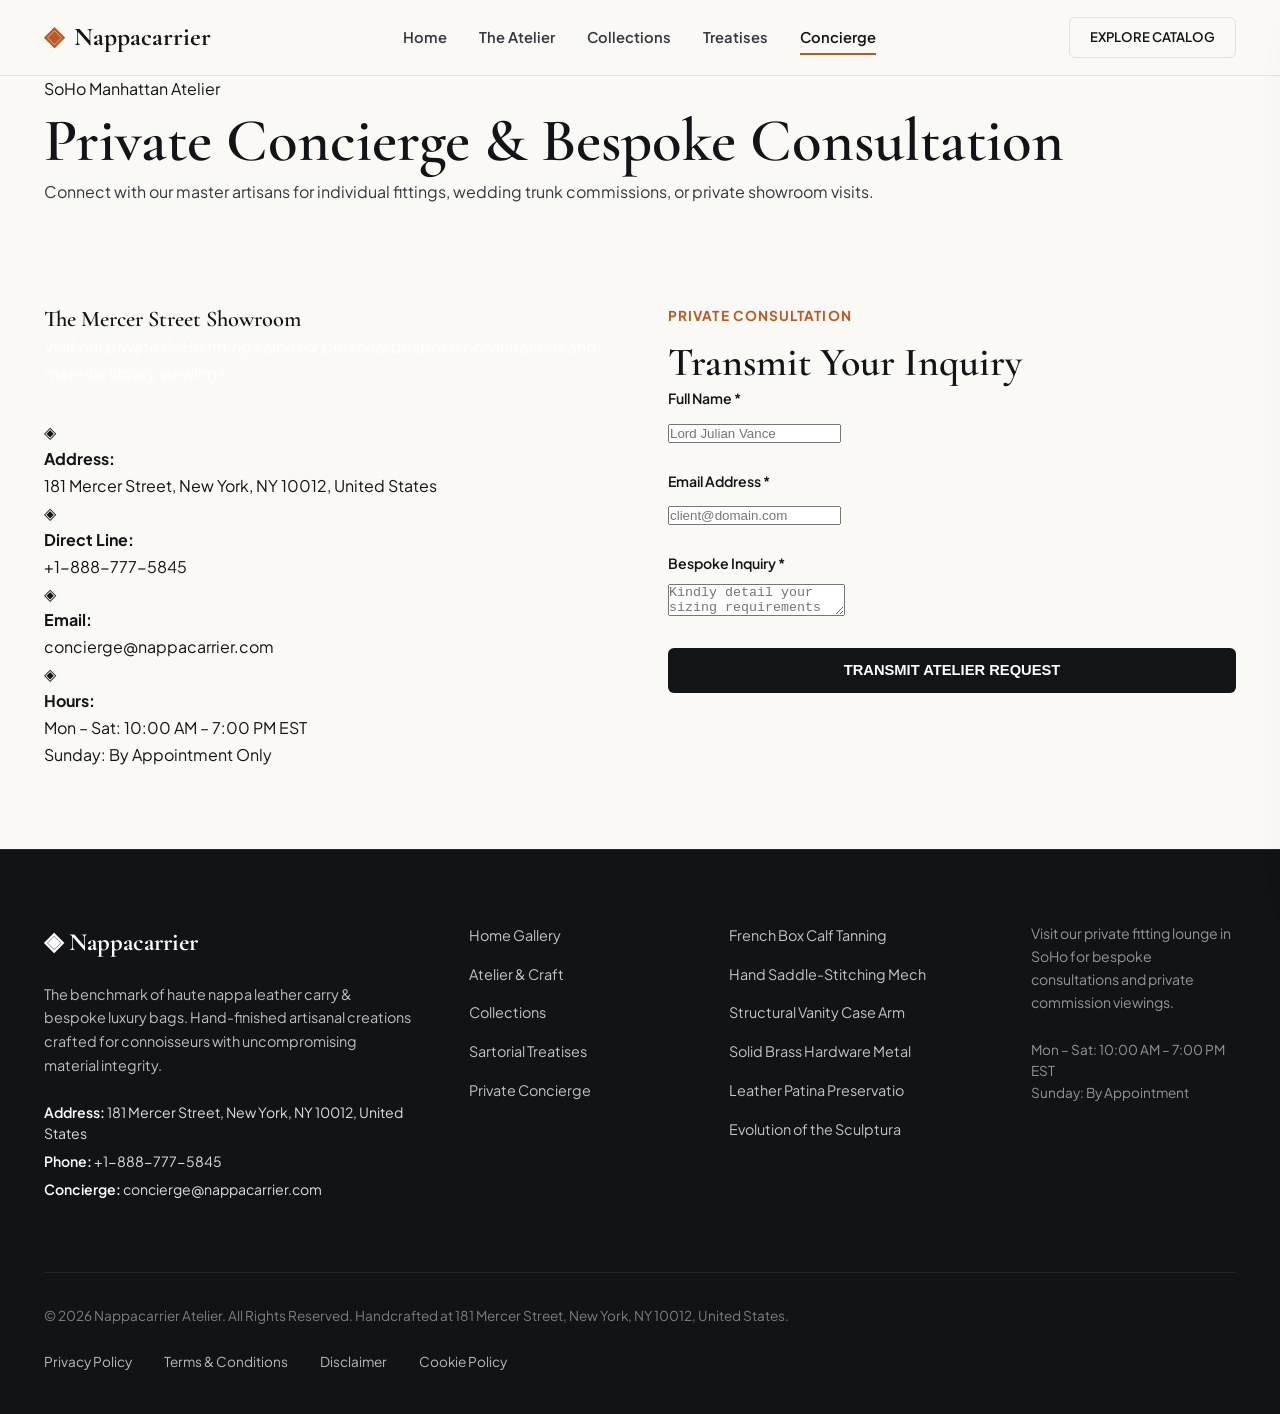
<file: contact.html>
<!DOCTYPE html>
<html lang="en">
<head>
  <meta charset="UTF-8">
  <meta name="viewport" content="width=device-width, initial-scale=1.0">
  <title>Private Concierge & Showroom Appointments — Nappacarrier</title>
  <meta name="description" content="Contact Nappacarrier at 181 Mercer Street, New York, NY 10012 or call +1-888-777-5845.">
  <link rel="canonical" href="https://nappacarrier.com/contact.html">
  <link rel="preconnect" href="https://fonts.googleapis.com">
  <link rel="preconnect" href="https://fonts.gstatic.com" crossorigin>
  <link href="https://fonts.googleapis.com/css2?family=Cormorant+Garamond:ital,wght@0,400;0,600;0,700;1,400&family=Plus+Jakarta+Sans:wght@300;400;500;600;700&display=swap" rel="stylesheet">
  <link rel="stylesheet" href="/assets/css/style.css">
  <!-- Google tag (gtag.js) -->
  <script async src="https://www.googletagmanager.com/gtag/js?id=G-0LY0HY7L01"></script>
  <script>
    window.dataLayer = window.dataLayer || [];
    function gtag(){dataLayer.push(arguments);}
    gtag('js', new Date());
    gtag('config', 'G-0LY0HY7L01');
  </script>

</head>
<body>
  <!-- Mandatory Global Site Header (Exactly 1 per page) -->
  <header class="site-header">
    <div class="header-container">
      <a href="/" class="brand-logo" aria-label="Nappacarrier Home">
        <span class="logo-mark">◈</span>
        <span class="logo-text">Nappacarrier</span>
      </a>
      <nav class="desktop-nav" aria-label="Primary Navigation">
        <a href="/" class="nav-link">Home</a>
        <a href="/about.html" class="nav-link">The Atelier</a>
        <a href="/collection.html" class="nav-link">Collections</a>
        <a href="/blog.html" class="nav-link">Treatises</a>
        <a href="/contact.html" class="nav-link active">Concierge</a>
      </nav>
      <div class="header-actions">
        <a href="/collection.html" class="btn btn-sm btn-outline">Explore Catalog</a>
        <button id="drawer-toggle" class="mobile-toggle" aria-label="Open Navigation Menu">
          <span class="hamburger-bar"></span>
          <span class="hamburger-bar"></span>
          <span class="hamburger-bar"></span>
        </button>
      </div>
    </div>
  </header>

  <!-- Mandatory Mobile Navigation Drawer (Exactly 1 per page) -->
  <div class="mobile-drawer" id="mobile-drawer" aria-hidden="true">
    <div class="drawer-header">
      <div class="drawer-brand">Nappacarrier</div>
      <button id="drawer-close" class="drawer-close-btn" aria-label="Close Navigation Menu">&times;</button>
    </div>
    <nav class="drawer-nav" aria-label="Mobile Navigation">
      <a href="/" class="drawer-link">Home</a>
      <a href="/about.html" class="drawer-link">The Atelier &amp; Craft</a>
      <a href="/collection.html" class="drawer-link">Curated Nappa Leather Carry &amp; Handbag Collection</a>
      <a href="/blog.html" class="drawer-link">Sartorial Treatises</a>
      <a href="/contact.html" class="drawer-link active">Private Concierge</a>
    </nav>
    <div class="drawer-footer">
      <p class="drawer-contact-title">Manhattan Atelier &amp; Suite</p>
      <p class="drawer-contact-info">181 Mercer Street, New York, NY 10012, United States</p>
      <p class="drawer-contact-info">Tel: +1-888-777-5845</p>
      <p class="drawer-contact-info">Email: concierge@nappacarrier.com</p>
    </div>
  </div>
  <div id="drawer-overlay" class="drawer-overlay"></div>
  <section class="page-hero">
    <div class="container">
      <span class="hero-badge">SoHo Manhattan Atelier</span>
      <h1>Private Concierge &amp; Bespoke Consultation</h1>
      <p class="lead">Connect with our master artisans for individual fittings, wedding trunk commissions, or private showroom visits.</p>
    </div>
  </section>
  <main class="section">
    <div class="container">
      <div class="contact-grid">
        <div class="contact-info-card">
          <h3>The Mercer Street Showroom</h3>
          <p style="color: rgba(255,255,255,0.88) !important; line-height: 1.7; margin-bottom: 2rem;">Visit our private SoHo fitting salon for personal bespoke consultations and material library viewings.</p>
          <div class="contact-detail-row"><span class="contact-icon">◈</span><div><strong>Address:</strong><br>181 Mercer Street, New York, NY 10012, United States</div></div>
          <div class="contact-detail-row"><span class="contact-icon">◈</span><div><strong>Direct Line:</strong><br>+1-888-777-5845</div></div>
          <div class="contact-detail-row"><span class="contact-icon">◈</span><div><strong>Email:</strong><br>concierge@nappacarrier.com</div></div>
          <div class="contact-detail-row"><span class="contact-icon">◈</span><div><strong>Hours:</strong><br>Mon – Sat: 10:00 AM – 7:00 PM EST<br>Sunday: By Appointment Only</div></div>
        </div>
        <div>
          <div class="section-subtitle">Private Consultation</div>
          <h2>Transmit Your Inquiry</h2>
          <form id="concierge-form">
            <div class="form-group"><label for="client-name" class="form-label">Full Name *</label><input type="text" id="client-name" class="form-control" placeholder="Lord Julian Vance" required></div>
            <div class="form-group"><label for="client-email" class="form-label">Email Address *</label><input type="email" id="client-email" class="form-control" placeholder="client@domain.com" required></div>
            <div class="form-group"><label for="client-message" class="form-label">Bespoke Inquiry *</label><textarea id="client-message" class="form-control" placeholder="Kindly detail your sizing requirements or requested appointment date..." required></textarea></div>
            <button type="submit" class="btn btn-primary" style="width: 100%;">Transmit Atelier Request</button>
            <div id="form-feedback" class="form-feedback"></div>
          </form>
        </div>
      </div>
    </div>
  </main>
  <!-- Mandatory Global Site Footer (Minimalist 4-Column Horizontal Spread Layout) -->
  <footer class="site-footer">
    <div class="container">
      <div class="footer-grid">
        <div class="footer-col">
          <div class="footer-brand">◈ Nappacarrier</div>
          <p class="footer-desc">
            The benchmark of haute nappa leather carry &amp; bespoke luxury bags. Hand-finished artisanal creations crafted for connoisseurs with uncompromising material integrity.
          </p>
          <div class="footer-contact-item"><strong>Address:</strong> 181 Mercer Street, New York, NY 10012, United States</div>
          <div class="footer-contact-item"><strong>Phone:</strong> +1-888-777-5845</div>
          <div class="footer-contact-item"><strong>Concierge:</strong> concierge@nappacarrier.com</div>
        </div>
        <div class="footer-col">
          <ul class="footer-links">
            <li><a href="/">Home Gallery</a></li>
            <li><a href="/about.html">Atelier &amp; Craft</a></li>
            <li><a href="/collection.html">Collections</a></li>
            <li><a href="/blog.html">Sartorial Treatises</a></li>
            <li><a href="/contact.html">Private Concierge</a></li>
          </ul>
        </div>
        <div class="footer-col">
          <ul class="footer-links">
            <li><a href="/blog/french-box-calf-tanning-and-grain-crystallography.html">French Box Calf Tanning</a></li>
            <li><a href="/blog/hand-saddle-stitching-mechanics-and-tensile-integrity.html">Hand Saddle-Stitching Mech</a></li>
            <li><a href="/blog/structural-vanity-case-armatures-and-interior-joinery.html">Structural Vanity Case Arm</a></li>
            <li><a href="/blog/solid-brass-hardware-metallurgy-and-palladium-finishing.html">Solid Brass Hardware Metal</a></li>
            <li><a href="/blog/leather-patina-preservation-and-botanical-nourishment.html">Leather Patina Preservatio</a></li>
            <li><a href="/blog/evolution-of-the-sculptural-vanity-case-in-haute-maroquinerie.html">Evolution of the Sculptura</a></li>
          </ul>
        </div>
        <div class="footer-col">
          <p class="footer-salon-desc">
            Visit our private fitting lounge in SoHo for bespoke consultations and private commission viewings.
          </p>
          <p class="footer-hours">
            Mon &ndash; Sat: 10:00 AM &ndash; 7:00 PM<br>EST<br>Sunday: By Appointment
          </p>
        </div>
      </div>
      <div class="footer-bottom">
        <p>&copy; 2026 Nappacarrier Atelier. All Rights Reserved. Handcrafted at 181 Mercer Street, New York, NY 10012, United States.</p>
        <div class="footer-legal-links">
          <a href="/privacy-policy.html">Privacy Policy</a>
          <a href="/terms-and-conditions.html">Terms &amp; Conditions</a>
          <a href="/disclaimer.html">Disclaimer</a>
          <a href="/cookie-policy.html">Cookie Policy</a>
        </div>
      </div>
    </div>
  </footer>
  <script src="/assets/js/main.js"></script>
</body>
</html>
</file>
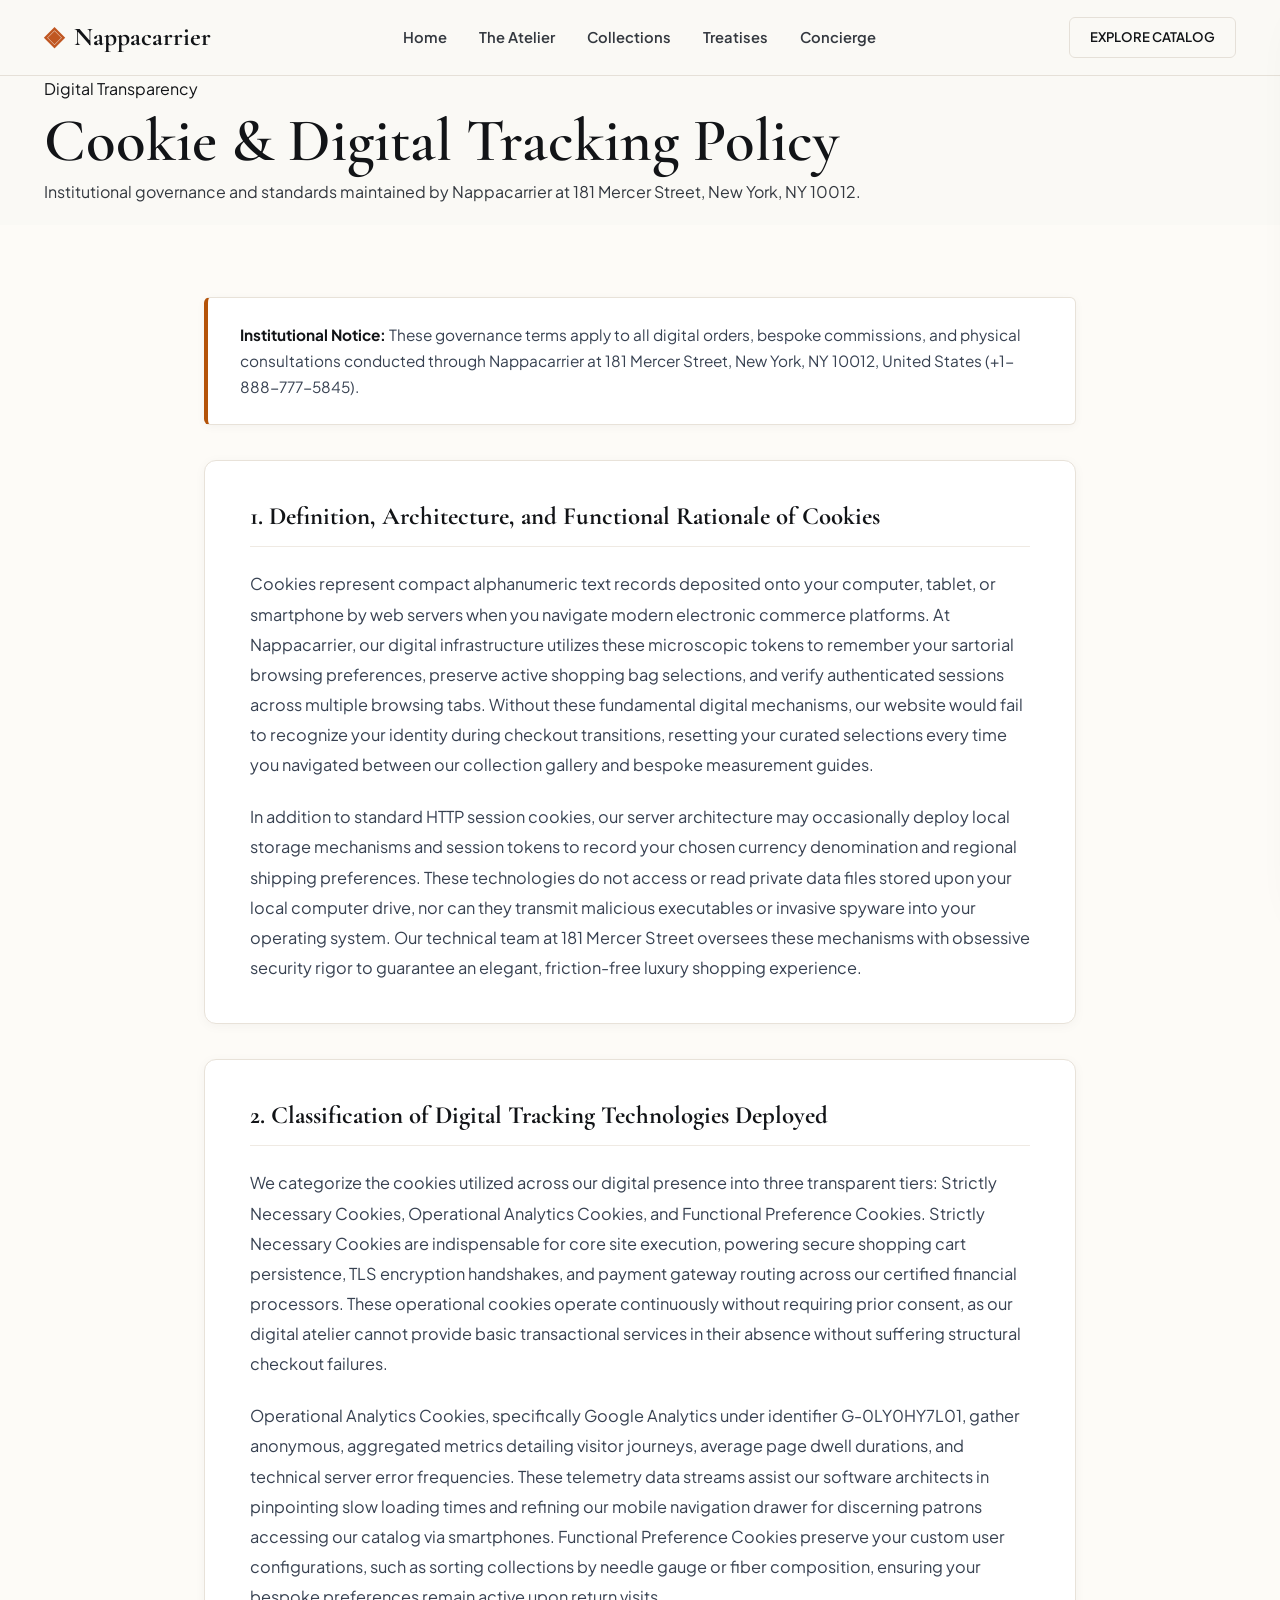
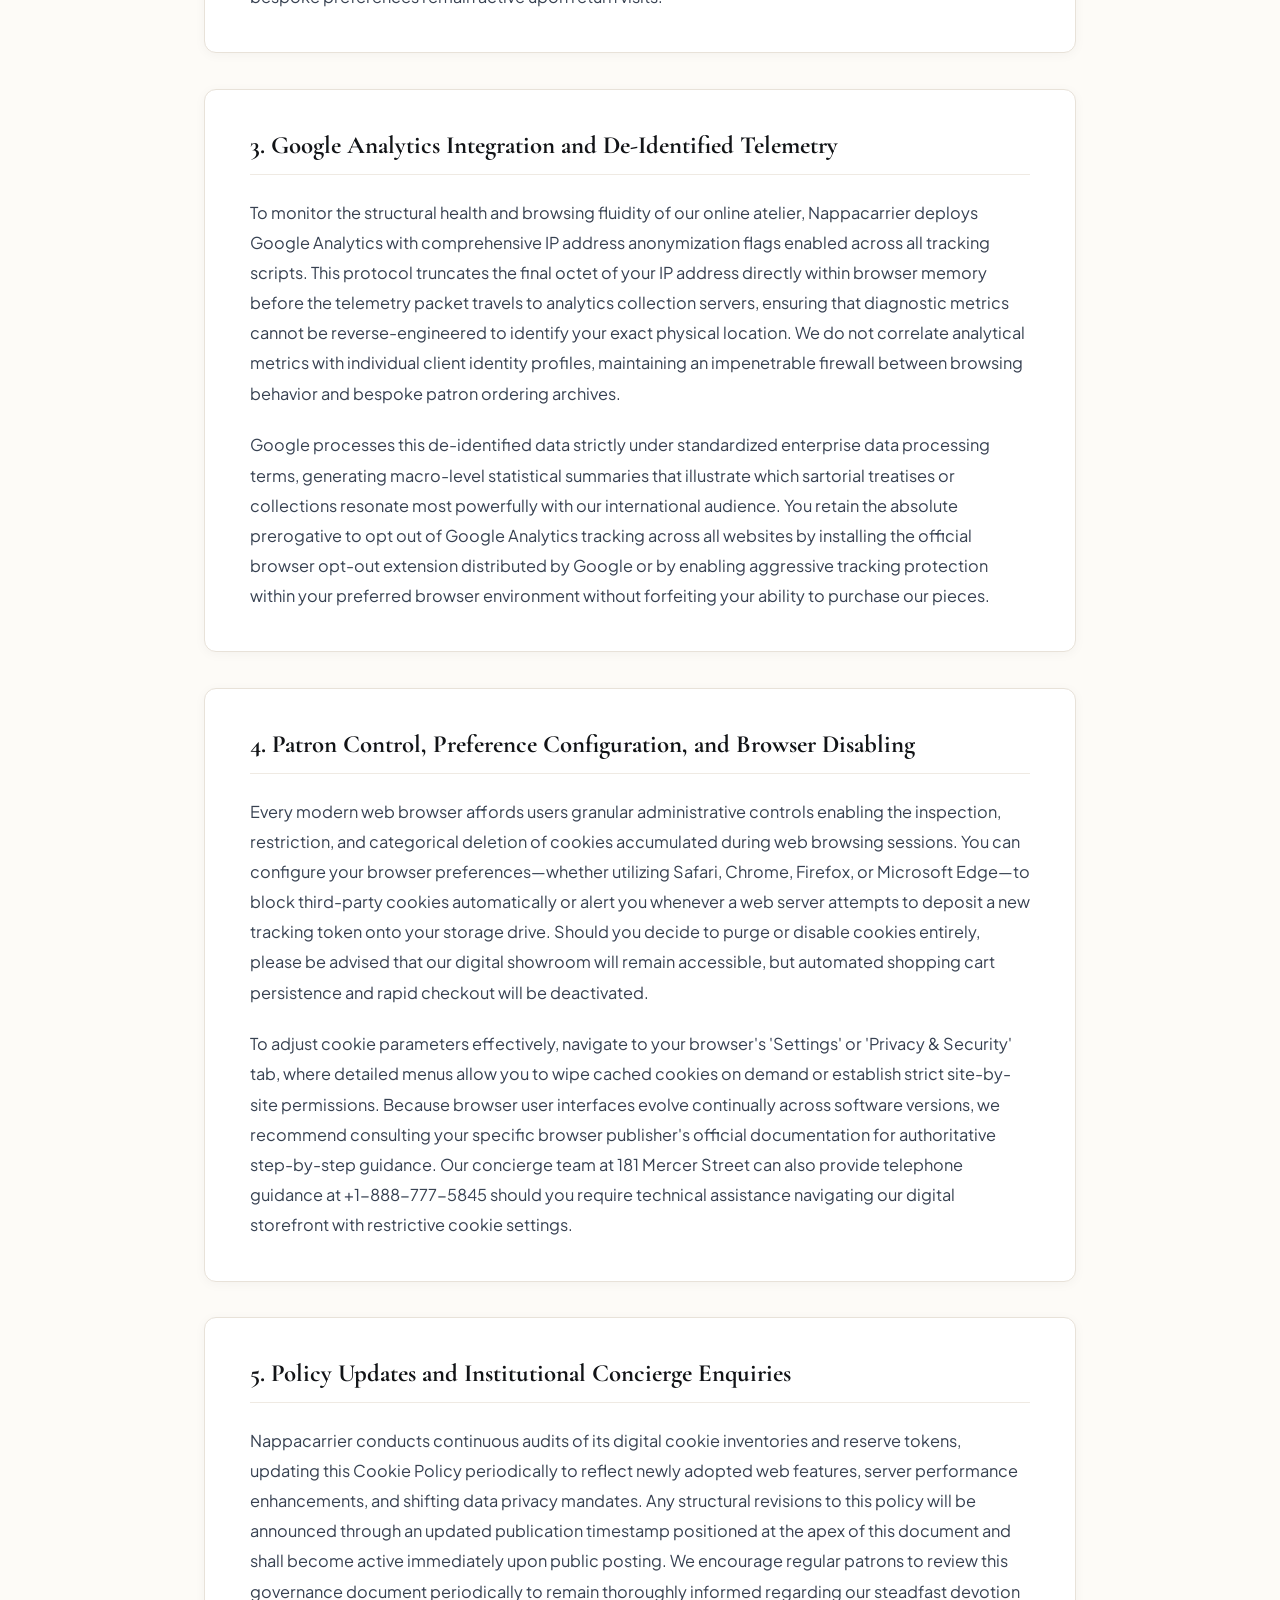
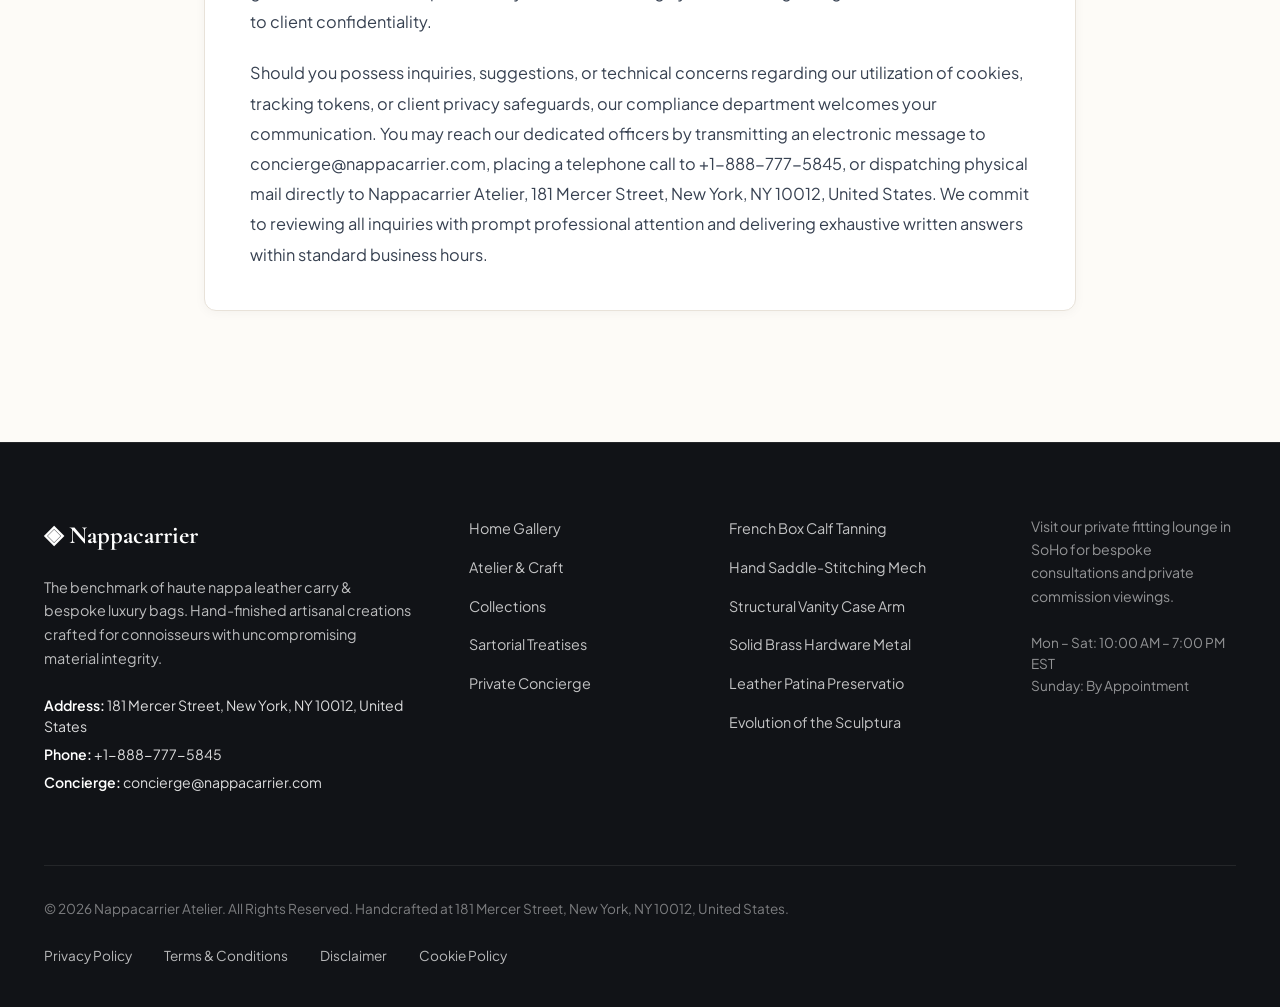
<file: cookie-policy.html>
<!DOCTYPE html>
<html lang="en">
<head>
  <meta charset="UTF-8">
  <meta name="viewport" content="width=device-width, initial-scale=1.0">
  <title>Cookie & Digital Tracking Policy — Nappacarrier</title>
  <meta name="description" content="Official Cookie & Digital Tracking Policy for Nappacarrier at 181 Mercer Street, New York.">
  <link rel="canonical" href="https://nappacarrier.com/cookie-policy.html">
  <link rel="preconnect" href="https://fonts.googleapis.com">
  <link rel="preconnect" href="https://fonts.gstatic.com" crossorigin>
  <link href="https://fonts.googleapis.com/css2?family=Cormorant+Garamond:ital,wght@0,400;0,600;0,700;1,400&family=Plus+Jakarta+Sans:wght@300;400;500;600;700&display=swap" rel="stylesheet">
  <link rel="stylesheet" href="/assets/css/style.css">
  <!-- Google tag (gtag.js) -->
  <script async src="https://www.googletagmanager.com/gtag/js?id=G-0LY0HY7L01"></script>
  <script>
    window.dataLayer = window.dataLayer || [];
    function gtag(){dataLayer.push(arguments);}
    gtag('js', new Date());
    gtag('config', 'G-0LY0HY7L01');
  </script>

</head>
<body>
  <!-- Mandatory Global Site Header (Exactly 1 per page) -->
  <header class="site-header">
    <div class="header-container">
      <a href="/" class="brand-logo" aria-label="Nappacarrier Home">
        <span class="logo-mark">◈</span>
        <span class="logo-text">Nappacarrier</span>
      </a>
      <nav class="desktop-nav" aria-label="Primary Navigation">
        <a href="/" class="nav-link">Home</a>
        <a href="/about.html" class="nav-link">The Atelier</a>
        <a href="/collection.html" class="nav-link">Collections</a>
        <a href="/blog.html" class="nav-link">Treatises</a>
        <a href="/contact.html" class="nav-link">Concierge</a>
      </nav>
      <div class="header-actions">
        <a href="/collection.html" class="btn btn-sm btn-outline">Explore Catalog</a>
        <button id="drawer-toggle" class="mobile-toggle" aria-label="Open Navigation Menu">
          <span class="hamburger-bar"></span>
          <span class="hamburger-bar"></span>
          <span class="hamburger-bar"></span>
        </button>
      </div>
    </div>
  </header>

  <!-- Mandatory Mobile Navigation Drawer (Exactly 1 per page) -->
  <div class="mobile-drawer" id="mobile-drawer" aria-hidden="true">
    <div class="drawer-header">
      <div class="drawer-brand">Nappacarrier</div>
      <button id="drawer-close" class="drawer-close-btn" aria-label="Close Navigation Menu">&times;</button>
    </div>
    <nav class="drawer-nav" aria-label="Mobile Navigation">
      <a href="/" class="drawer-link">Home</a>
      <a href="/about.html" class="drawer-link">The Atelier &amp; Craft</a>
      <a href="/collection.html" class="drawer-link">Curated Nappa Leather Carry &amp; Handbag Collection</a>
      <a href="/blog.html" class="drawer-link">Sartorial Treatises</a>
      <a href="/contact.html" class="drawer-link">Private Concierge</a>
    </nav>
    <div class="drawer-footer">
      <p class="drawer-contact-title">Manhattan Atelier &amp; Suite</p>
      <p class="drawer-contact-info">181 Mercer Street, New York, NY 10012, United States</p>
      <p class="drawer-contact-info">Tel: +1-888-777-5845</p>
      <p class="drawer-contact-info">Email: concierge@nappacarrier.com</p>
    </div>
  </div>
  <div id="drawer-overlay" class="drawer-overlay"></div>
  <section class="page-hero">
    <div class="container">
      <span class="hero-badge">Digital Transparency</span>
      <h1>Cookie & Digital Tracking Policy</h1>
      <p class="lead">Institutional governance and standards maintained by Nappacarrier at 181 Mercer Street, New York, NY 10012.</p>
    </div>
  </section>
  <main class="policy-page-wrapper">
    <div class="policy-container">
      <div class="policy-box">
        <strong>Institutional Notice:</strong> These governance terms apply to all digital orders, bespoke commissions, and physical consultations conducted through Nappacarrier at 181 Mercer Street, New York, NY 10012, United States (+1-888-777-5845).
      </div>      <article class="policy-block">
        <h2>1. Definition, Architecture, and Functional Rationale of Cookies</h2>        <p class="policy-p">Cookies represent compact alphanumeric text records deposited onto your computer, tablet, or smartphone by web servers when you navigate modern electronic commerce platforms. At Nappacarrier, our digital infrastructure utilizes these microscopic tokens to remember your sartorial browsing preferences, preserve active shopping bag selections, and verify authenticated sessions across multiple browsing tabs. Without these fundamental digital mechanisms, our website would fail to recognize your identity during checkout transitions, resetting your curated selections every time you navigated between our collection gallery and bespoke measurement guides.</p>        <p class="policy-p">In addition to standard HTTP session cookies, our server architecture may occasionally deploy local storage mechanisms and session tokens to record your chosen currency denomination and regional shipping preferences. These technologies do not access or read private data files stored upon your local computer drive, nor can they transmit malicious executables or invasive spyware into your operating system. Our technical team at 181 Mercer Street oversees these mechanisms with obsessive security rigor to guarantee an elegant, friction-free luxury shopping experience.</p>      </article>      <article class="policy-block">
        <h2>2. Classification of Digital Tracking Technologies Deployed</h2>        <p class="policy-p">We categorize the cookies utilized across our digital presence into three transparent tiers: Strictly Necessary Cookies, Operational Analytics Cookies, and Functional Preference Cookies. Strictly Necessary Cookies are indispensable for core site execution, powering secure shopping cart persistence, TLS encryption handshakes, and payment gateway routing across our certified financial processors. These operational cookies operate continuously without requiring prior consent, as our digital atelier cannot provide basic transactional services in their absence without suffering structural checkout failures.</p>        <p class="policy-p">Operational Analytics Cookies, specifically Google Analytics under identifier G-0LY0HY7L01, gather anonymous, aggregated metrics detailing visitor journeys, average page dwell durations, and technical server error frequencies. These telemetry data streams assist our software architects in pinpointing slow loading times and refining our mobile navigation drawer for discerning patrons accessing our catalog via smartphones. Functional Preference Cookies preserve your custom user configurations, such as sorting collections by needle gauge or fiber composition, ensuring your bespoke preferences remain active upon return visits.</p>      </article>      <article class="policy-block">
        <h2>3. Google Analytics Integration and De-Identified Telemetry</h2>        <p class="policy-p">To monitor the structural health and browsing fluidity of our online atelier, Nappacarrier deploys Google Analytics with comprehensive IP address anonymization flags enabled across all tracking scripts. This protocol truncates the final octet of your IP address directly within browser memory before the telemetry packet travels to analytics collection servers, ensuring that diagnostic metrics cannot be reverse-engineered to identify your exact physical location. We do not correlate analytical metrics with individual client identity profiles, maintaining an impenetrable firewall between browsing behavior and bespoke patron ordering archives.</p>        <p class="policy-p">Google processes this de-identified data strictly under standardized enterprise data processing terms, generating macro-level statistical summaries that illustrate which sartorial treatises or collections resonate most powerfully with our international audience. You retain the absolute prerogative to opt out of Google Analytics tracking across all websites by installing the official browser opt-out extension distributed by Google or by enabling aggressive tracking protection within your preferred browser environment without forfeiting your ability to purchase our pieces.</p>      </article>      <article class="policy-block">
        <h2>4. Patron Control, Preference Configuration, and Browser Disabling</h2>        <p class="policy-p">Every modern web browser affords users granular administrative controls enabling the inspection, restriction, and categorical deletion of cookies accumulated during web browsing sessions. You can configure your browser preferences—whether utilizing Safari, Chrome, Firefox, or Microsoft Edge—to block third-party cookies automatically or alert you whenever a web server attempts to deposit a new tracking token onto your storage drive. Should you decide to purge or disable cookies entirely, please be advised that our digital showroom will remain accessible, but automated shopping cart persistence and rapid checkout will be deactivated.</p>        <p class="policy-p">To adjust cookie parameters effectively, navigate to your browser's 'Settings' or 'Privacy & Security' tab, where detailed menus allow you to wipe cached cookies on demand or establish strict site-by-site permissions. Because browser user interfaces evolve continually across software versions, we recommend consulting your specific browser publisher's official documentation for authoritative step-by-step guidance. Our concierge team at 181 Mercer Street can also provide telephone guidance at +1-888-777-5845 should you require technical assistance navigating our digital storefront with restrictive cookie settings.</p>      </article>      <article class="policy-block">
        <h2>5. Policy Updates and Institutional Concierge Enquiries</h2>        <p class="policy-p">Nappacarrier conducts continuous audits of its digital cookie inventories and reserve tokens, updating this Cookie Policy periodically to reflect newly adopted web features, server performance enhancements, and shifting data privacy mandates. Any structural revisions to this policy will be announced through an updated publication timestamp positioned at the apex of this document and shall become active immediately upon public posting. We encourage regular patrons to review this governance document periodically to remain thoroughly informed regarding our steadfast devotion to client confidentiality.</p>        <p class="policy-p">Should you possess inquiries, suggestions, or technical concerns regarding our utilization of cookies, tracking tokens, or client privacy safeguards, our compliance department welcomes your communication. You may reach our dedicated officers by transmitting an electronic message to concierge@nappacarrier.com, placing a telephone call to +1-888-777-5845, or dispatching physical mail directly to Nappacarrier Atelier, 181 Mercer Street, New York, NY 10012, United States. We commit to reviewing all inquiries with prompt professional attention and delivering exhaustive written answers within standard business hours.</p>      </article>    </div>
  </main>
  <!-- Mandatory Global Site Footer (Minimalist 4-Column Horizontal Spread Layout) -->
  <footer class="site-footer">
    <div class="container">
      <div class="footer-grid">
        <div class="footer-col">
          <div class="footer-brand">◈ Nappacarrier</div>
          <p class="footer-desc">
            The benchmark of haute nappa leather carry &amp; bespoke luxury bags. Hand-finished artisanal creations crafted for connoisseurs with uncompromising material integrity.
          </p>
          <div class="footer-contact-item"><strong>Address:</strong> 181 Mercer Street, New York, NY 10012, United States</div>
          <div class="footer-contact-item"><strong>Phone:</strong> +1-888-777-5845</div>
          <div class="footer-contact-item"><strong>Concierge:</strong> concierge@nappacarrier.com</div>
        </div>
        <div class="footer-col">
          <ul class="footer-links">
            <li><a href="/">Home Gallery</a></li>
            <li><a href="/about.html">Atelier &amp; Craft</a></li>
            <li><a href="/collection.html">Collections</a></li>
            <li><a href="/blog.html">Sartorial Treatises</a></li>
            <li><a href="/contact.html">Private Concierge</a></li>
          </ul>
        </div>
        <div class="footer-col">
          <ul class="footer-links">
            <li><a href="/blog/french-box-calf-tanning-and-grain-crystallography.html">French Box Calf Tanning</a></li>
            <li><a href="/blog/hand-saddle-stitching-mechanics-and-tensile-integrity.html">Hand Saddle-Stitching Mech</a></li>
            <li><a href="/blog/structural-vanity-case-armatures-and-interior-joinery.html">Structural Vanity Case Arm</a></li>
            <li><a href="/blog/solid-brass-hardware-metallurgy-and-palladium-finishing.html">Solid Brass Hardware Metal</a></li>
            <li><a href="/blog/leather-patina-preservation-and-botanical-nourishment.html">Leather Patina Preservatio</a></li>
            <li><a href="/blog/evolution-of-the-sculptural-vanity-case-in-haute-maroquinerie.html">Evolution of the Sculptura</a></li>
          </ul>
        </div>
        <div class="footer-col">
          <p class="footer-salon-desc">
            Visit our private fitting lounge in SoHo for bespoke consultations and private commission viewings.
          </p>
          <p class="footer-hours">
            Mon &ndash; Sat: 10:00 AM &ndash; 7:00 PM<br>EST<br>Sunday: By Appointment
          </p>
        </div>
      </div>
      <div class="footer-bottom">
        <p>&copy; 2026 Nappacarrier Atelier. All Rights Reserved. Handcrafted at 181 Mercer Street, New York, NY 10012, United States.</p>
        <div class="footer-legal-links">
          <a href="/privacy-policy.html">Privacy Policy</a>
          <a href="/terms-and-conditions.html">Terms &amp; Conditions</a>
          <a href="/disclaimer.html">Disclaimer</a>
          <a href="/cookie-policy.html">Cookie Policy</a>
        </div>
      </div>
    </div>
  </footer>
  <script src="/assets/js/main.js"></script>
</body>
</html>
</file>
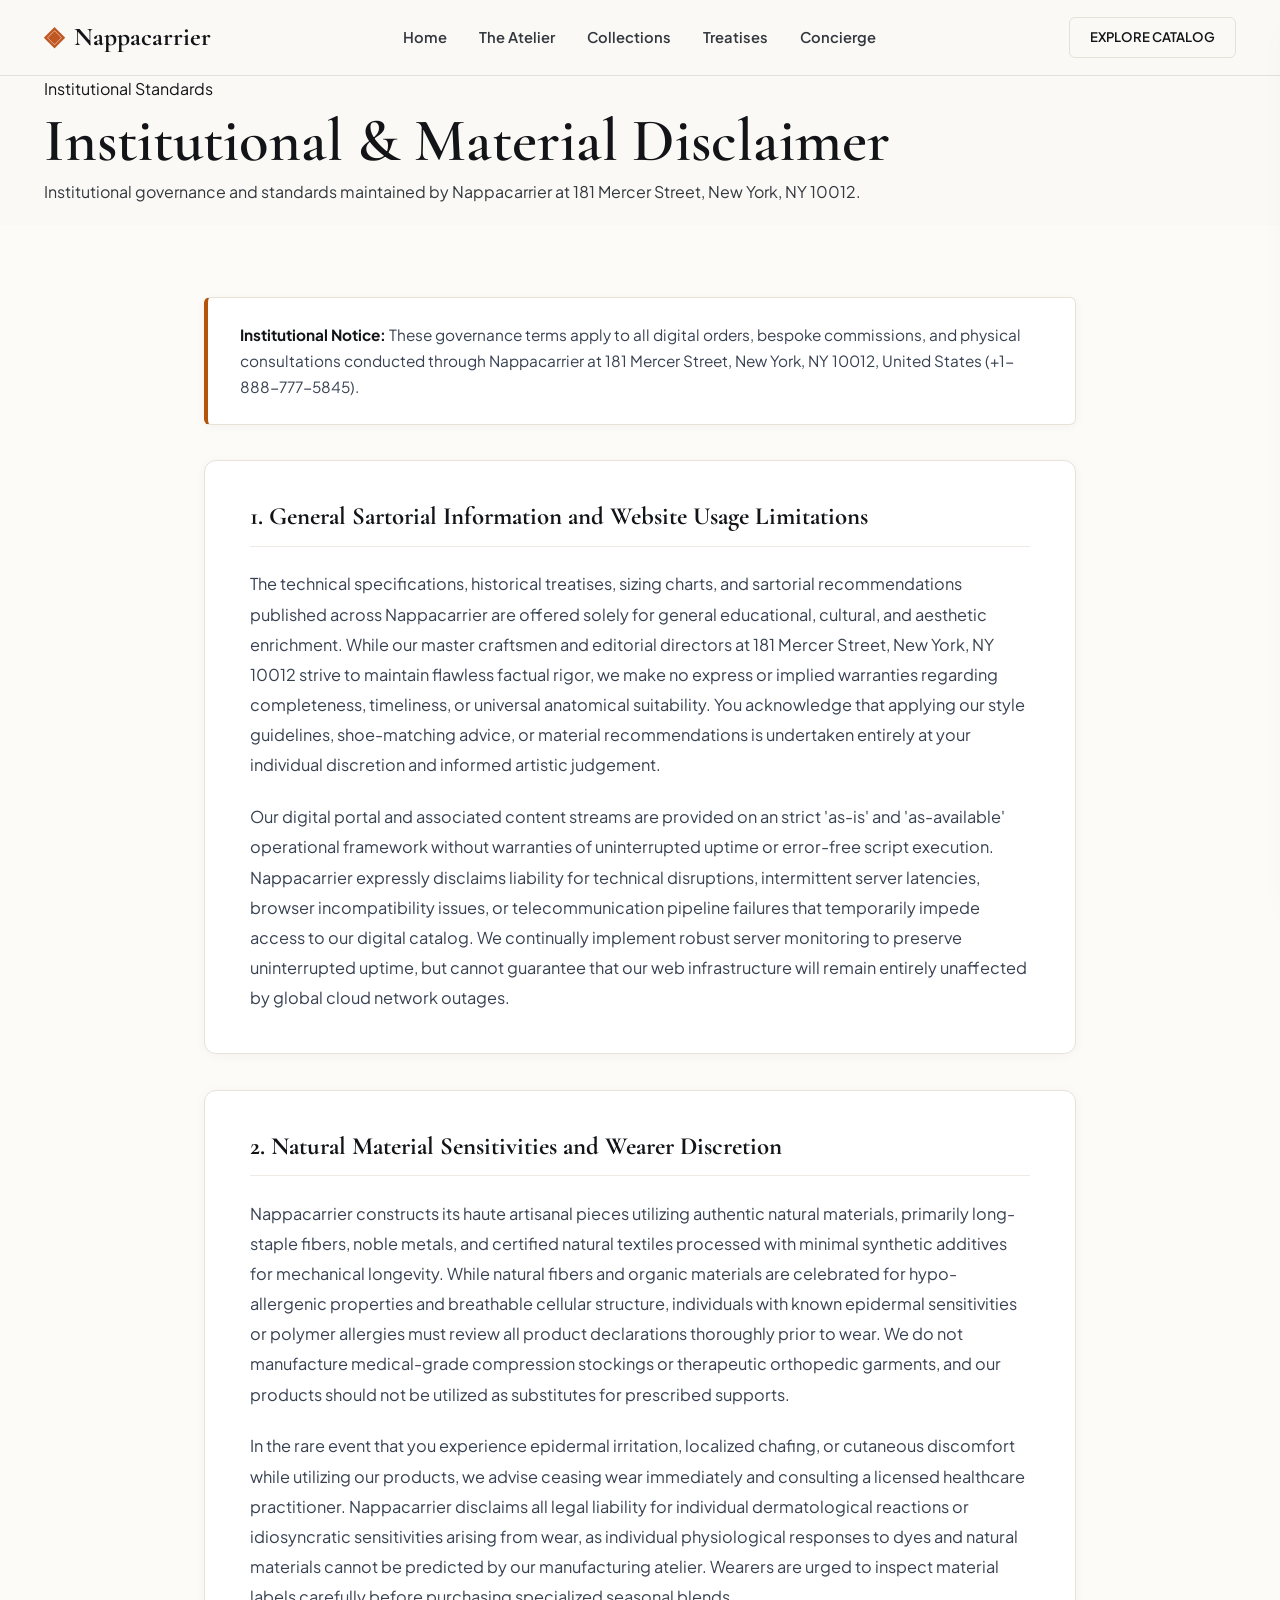
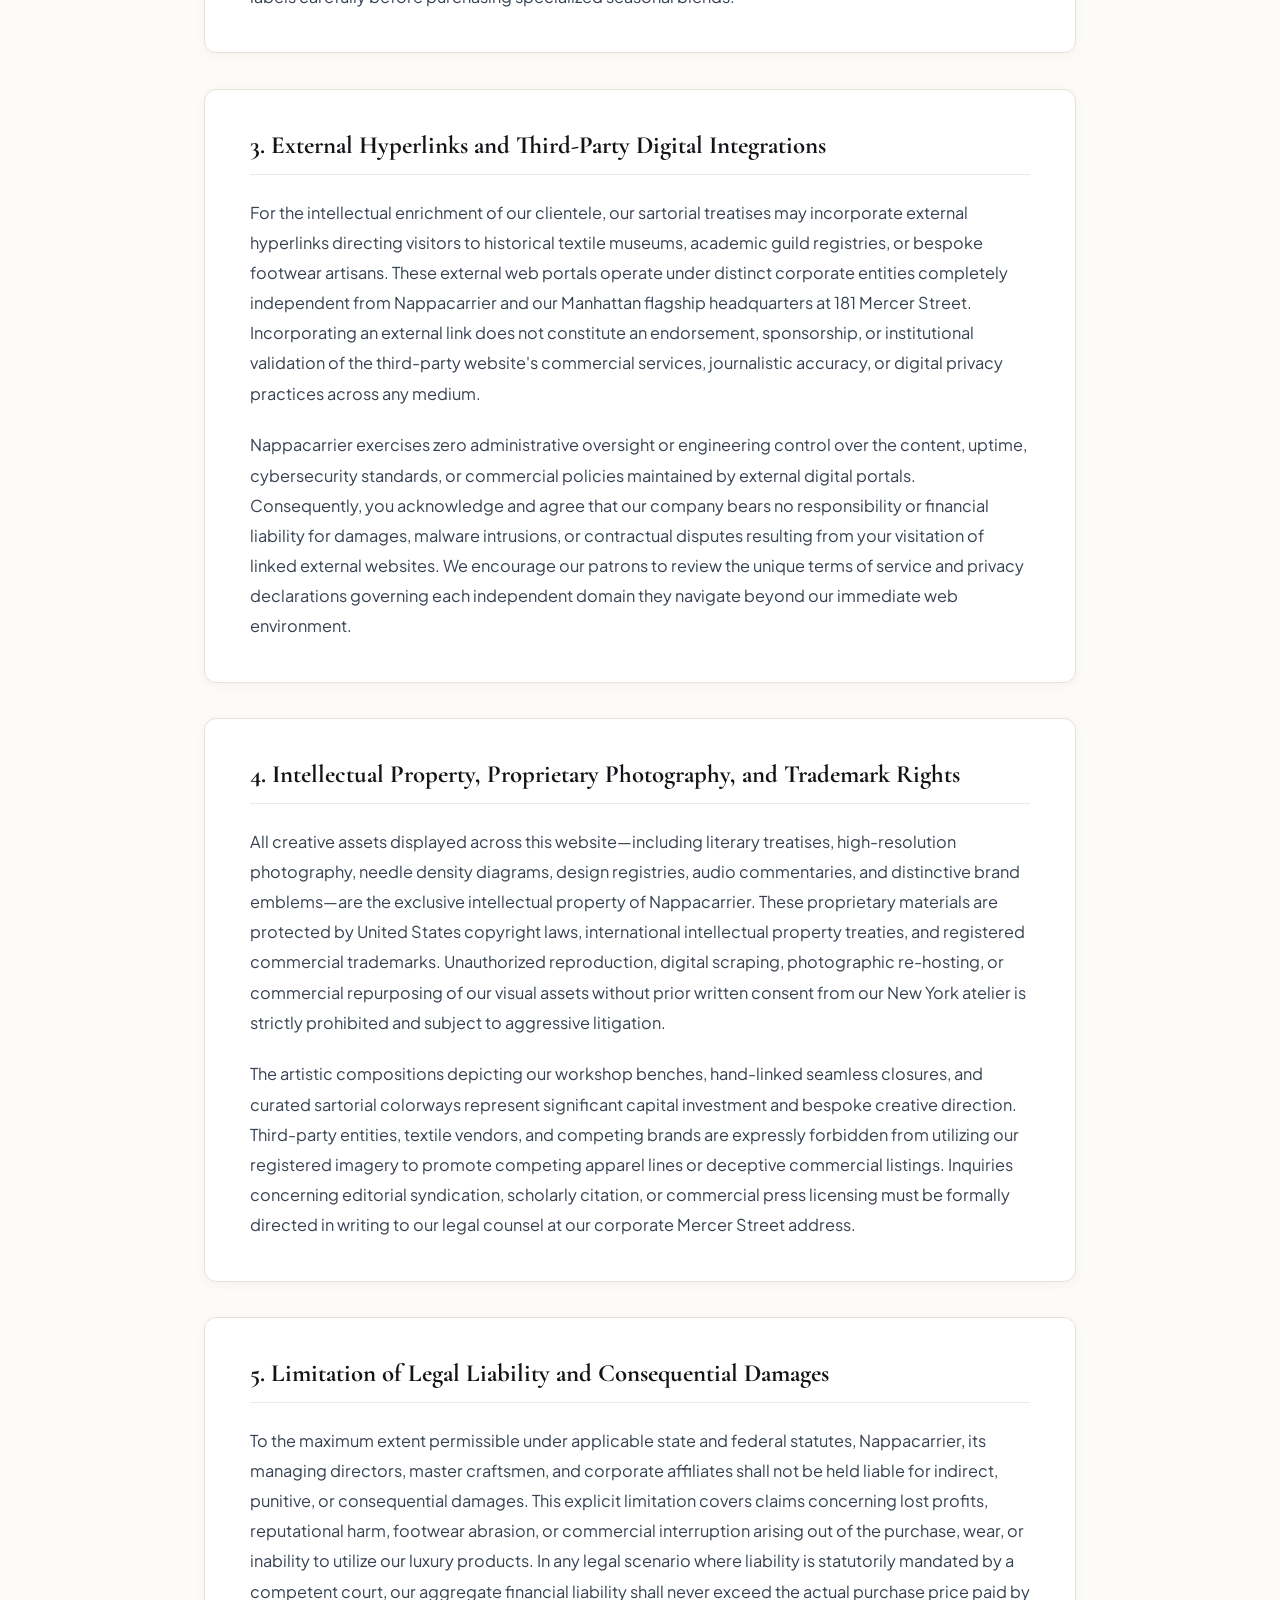
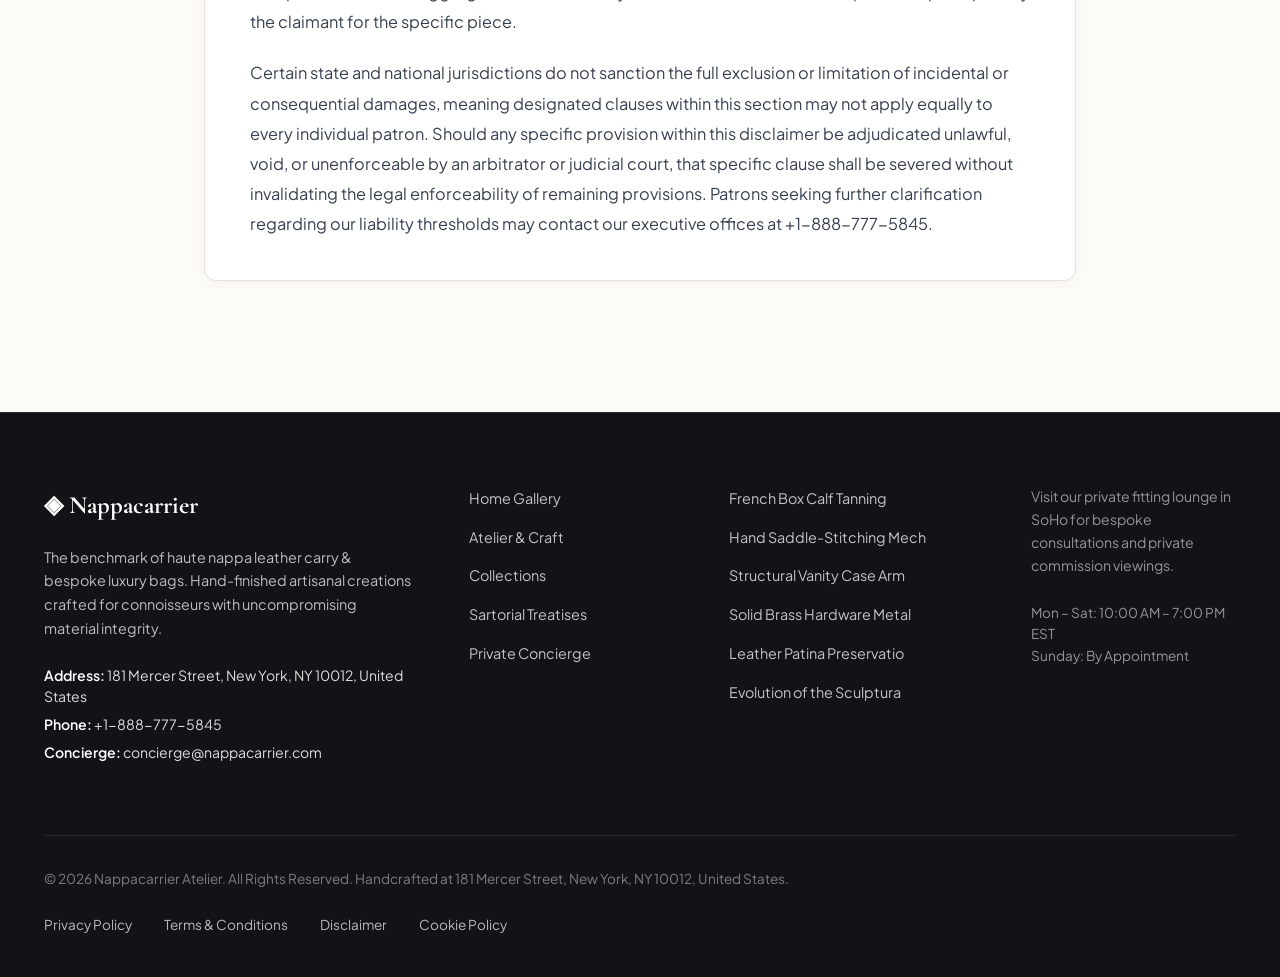
<file: disclaimer.html>
<!DOCTYPE html>
<html lang="en">
<head>
  <meta charset="UTF-8">
  <meta name="viewport" content="width=device-width, initial-scale=1.0">
  <title>Institutional & Material Disclaimer — Nappacarrier</title>
  <meta name="description" content="Official Institutional & Material Disclaimer for Nappacarrier at 181 Mercer Street, New York.">
  <link rel="canonical" href="https://nappacarrier.com/disclaimer.html">
  <link rel="preconnect" href="https://fonts.googleapis.com">
  <link rel="preconnect" href="https://fonts.gstatic.com" crossorigin>
  <link href="https://fonts.googleapis.com/css2?family=Cormorant+Garamond:ital,wght@0,400;0,600;0,700;1,400&family=Plus+Jakarta+Sans:wght@300;400;500;600;700&display=swap" rel="stylesheet">
  <link rel="stylesheet" href="/assets/css/style.css">
  <!-- Google tag (gtag.js) -->
  <script async src="https://www.googletagmanager.com/gtag/js?id=G-0LY0HY7L01"></script>
  <script>
    window.dataLayer = window.dataLayer || [];
    function gtag(){dataLayer.push(arguments);}
    gtag('js', new Date());
    gtag('config', 'G-0LY0HY7L01');
  </script>

</head>
<body>
  <!-- Mandatory Global Site Header (Exactly 1 per page) -->
  <header class="site-header">
    <div class="header-container">
      <a href="/" class="brand-logo" aria-label="Nappacarrier Home">
        <span class="logo-mark">◈</span>
        <span class="logo-text">Nappacarrier</span>
      </a>
      <nav class="desktop-nav" aria-label="Primary Navigation">
        <a href="/" class="nav-link">Home</a>
        <a href="/about.html" class="nav-link">The Atelier</a>
        <a href="/collection.html" class="nav-link">Collections</a>
        <a href="/blog.html" class="nav-link">Treatises</a>
        <a href="/contact.html" class="nav-link">Concierge</a>
      </nav>
      <div class="header-actions">
        <a href="/collection.html" class="btn btn-sm btn-outline">Explore Catalog</a>
        <button id="drawer-toggle" class="mobile-toggle" aria-label="Open Navigation Menu">
          <span class="hamburger-bar"></span>
          <span class="hamburger-bar"></span>
          <span class="hamburger-bar"></span>
        </button>
      </div>
    </div>
  </header>

  <!-- Mandatory Mobile Navigation Drawer (Exactly 1 per page) -->
  <div class="mobile-drawer" id="mobile-drawer" aria-hidden="true">
    <div class="drawer-header">
      <div class="drawer-brand">Nappacarrier</div>
      <button id="drawer-close" class="drawer-close-btn" aria-label="Close Navigation Menu">&times;</button>
    </div>
    <nav class="drawer-nav" aria-label="Mobile Navigation">
      <a href="/" class="drawer-link">Home</a>
      <a href="/about.html" class="drawer-link">The Atelier &amp; Craft</a>
      <a href="/collection.html" class="drawer-link">Curated Nappa Leather Carry &amp; Handbag Collection</a>
      <a href="/blog.html" class="drawer-link">Sartorial Treatises</a>
      <a href="/contact.html" class="drawer-link">Private Concierge</a>
    </nav>
    <div class="drawer-footer">
      <p class="drawer-contact-title">Manhattan Atelier &amp; Suite</p>
      <p class="drawer-contact-info">181 Mercer Street, New York, NY 10012, United States</p>
      <p class="drawer-contact-info">Tel: +1-888-777-5845</p>
      <p class="drawer-contact-info">Email: concierge@nappacarrier.com</p>
    </div>
  </div>
  <div id="drawer-overlay" class="drawer-overlay"></div>
  <section class="page-hero">
    <div class="container">
      <span class="hero-badge">Institutional Standards</span>
      <h1>Institutional & Material Disclaimer</h1>
      <p class="lead">Institutional governance and standards maintained by Nappacarrier at 181 Mercer Street, New York, NY 10012.</p>
    </div>
  </section>
  <main class="policy-page-wrapper">
    <div class="policy-container">
      <div class="policy-box">
        <strong>Institutional Notice:</strong> These governance terms apply to all digital orders, bespoke commissions, and physical consultations conducted through Nappacarrier at 181 Mercer Street, New York, NY 10012, United States (+1-888-777-5845).
      </div>      <article class="policy-block">
        <h2>1. General Sartorial Information and Website Usage Limitations</h2>        <p class="policy-p">The technical specifications, historical treatises, sizing charts, and sartorial recommendations published across Nappacarrier are offered solely for general educational, cultural, and aesthetic enrichment. While our master craftsmen and editorial directors at 181 Mercer Street, New York, NY 10012 strive to maintain flawless factual rigor, we make no express or implied warranties regarding completeness, timeliness, or universal anatomical suitability. You acknowledge that applying our style guidelines, shoe-matching advice, or material recommendations is undertaken entirely at your individual discretion and informed artistic judgement.</p>        <p class="policy-p">Our digital portal and associated content streams are provided on an strict 'as-is' and 'as-available' operational framework without warranties of uninterrupted uptime or error-free script execution. Nappacarrier expressly disclaims liability for technical disruptions, intermittent server latencies, browser incompatibility issues, or telecommunication pipeline failures that temporarily impede access to our digital catalog. We continually implement robust server monitoring to preserve uninterrupted uptime, but cannot guarantee that our web infrastructure will remain entirely unaffected by global cloud network outages.</p>      </article>      <article class="policy-block">
        <h2>2. Natural Material Sensitivities and Wearer Discretion</h2>        <p class="policy-p">Nappacarrier constructs its haute artisanal pieces utilizing authentic natural materials, primarily long-staple fibers, noble metals, and certified natural textiles processed with minimal synthetic additives for mechanical longevity. While natural fibers and organic materials are celebrated for hypo-allergenic properties and breathable cellular structure, individuals with known epidermal sensitivities or polymer allergies must review all product declarations thoroughly prior to wear. We do not manufacture medical-grade compression stockings or therapeutic orthopedic garments, and our products should not be utilized as substitutes for prescribed supports.</p>        <p class="policy-p">In the rare event that you experience epidermal irritation, localized chafing, or cutaneous discomfort while utilizing our products, we advise ceasing wear immediately and consulting a licensed healthcare practitioner. Nappacarrier disclaims all legal liability for individual dermatological reactions or idiosyncratic sensitivities arising from wear, as individual physiological responses to dyes and natural materials cannot be predicted by our manufacturing atelier. Wearers are urged to inspect material labels carefully before purchasing specialized seasonal blends.</p>      </article>      <article class="policy-block">
        <h2>3. External Hyperlinks and Third-Party Digital Integrations</h2>        <p class="policy-p">For the intellectual enrichment of our clientele, our sartorial treatises may incorporate external hyperlinks directing visitors to historical textile museums, academic guild registries, or bespoke footwear artisans. These external web portals operate under distinct corporate entities completely independent from Nappacarrier and our Manhattan flagship headquarters at 181 Mercer Street. Incorporating an external link does not constitute an endorsement, sponsorship, or institutional validation of the third-party website's commercial services, journalistic accuracy, or digital privacy practices across any medium.</p>        <p class="policy-p">Nappacarrier exercises zero administrative oversight or engineering control over the content, uptime, cybersecurity standards, or commercial policies maintained by external digital portals. Consequently, you acknowledge and agree that our company bears no responsibility or financial liability for damages, malware intrusions, or contractual disputes resulting from your visitation of linked external websites. We encourage our patrons to review the unique terms of service and privacy declarations governing each independent domain they navigate beyond our immediate web environment.</p>      </article>      <article class="policy-block">
        <h2>4. Intellectual Property, Proprietary Photography, and Trademark Rights</h2>        <p class="policy-p">All creative assets displayed across this website—including literary treatises, high-resolution photography, needle density diagrams, design registries, audio commentaries, and distinctive brand emblems—are the exclusive intellectual property of Nappacarrier. These proprietary materials are protected by United States copyright laws, international intellectual property treaties, and registered commercial trademarks. Unauthorized reproduction, digital scraping, photographic re-hosting, or commercial repurposing of our visual assets without prior written consent from our New York atelier is strictly prohibited and subject to aggressive litigation.</p>        <p class="policy-p">The artistic compositions depicting our workshop benches, hand-linked seamless closures, and curated sartorial colorways represent significant capital investment and bespoke creative direction. Third-party entities, textile vendors, and competing brands are expressly forbidden from utilizing our registered imagery to promote competing apparel lines or deceptive commercial listings. Inquiries concerning editorial syndication, scholarly citation, or commercial press licensing must be formally directed in writing to our legal counsel at our corporate Mercer Street address.</p>      </article>      <article class="policy-block">
        <h2>5. Limitation of Legal Liability and Consequential Damages</h2>        <p class="policy-p">To the maximum extent permissible under applicable state and federal statutes, Nappacarrier, its managing directors, master craftsmen, and corporate affiliates shall not be held liable for indirect, punitive, or consequential damages. This explicit limitation covers claims concerning lost profits, reputational harm, footwear abrasion, or commercial interruption arising out of the purchase, wear, or inability to utilize our luxury products. In any legal scenario where liability is statutorily mandated by a competent court, our aggregate financial liability shall never exceed the actual purchase price paid by the claimant for the specific piece.</p>        <p class="policy-p">Certain state and national jurisdictions do not sanction the full exclusion or limitation of incidental or consequential damages, meaning designated clauses within this section may not apply equally to every individual patron. Should any specific provision within this disclaimer be adjudicated unlawful, void, or unenforceable by an arbitrator or judicial court, that specific clause shall be severed without invalidating the legal enforceability of remaining provisions. Patrons seeking further clarification regarding our liability thresholds may contact our executive offices at +1-888-777-5845.</p>      </article>    </div>
  </main>
  <!-- Mandatory Global Site Footer (Minimalist 4-Column Horizontal Spread Layout) -->
  <footer class="site-footer">
    <div class="container">
      <div class="footer-grid">
        <div class="footer-col">
          <div class="footer-brand">◈ Nappacarrier</div>
          <p class="footer-desc">
            The benchmark of haute nappa leather carry &amp; bespoke luxury bags. Hand-finished artisanal creations crafted for connoisseurs with uncompromising material integrity.
          </p>
          <div class="footer-contact-item"><strong>Address:</strong> 181 Mercer Street, New York, NY 10012, United States</div>
          <div class="footer-contact-item"><strong>Phone:</strong> +1-888-777-5845</div>
          <div class="footer-contact-item"><strong>Concierge:</strong> concierge@nappacarrier.com</div>
        </div>
        <div class="footer-col">
          <ul class="footer-links">
            <li><a href="/">Home Gallery</a></li>
            <li><a href="/about.html">Atelier &amp; Craft</a></li>
            <li><a href="/collection.html">Collections</a></li>
            <li><a href="/blog.html">Sartorial Treatises</a></li>
            <li><a href="/contact.html">Private Concierge</a></li>
          </ul>
        </div>
        <div class="footer-col">
          <ul class="footer-links">
            <li><a href="/blog/french-box-calf-tanning-and-grain-crystallography.html">French Box Calf Tanning</a></li>
            <li><a href="/blog/hand-saddle-stitching-mechanics-and-tensile-integrity.html">Hand Saddle-Stitching Mech</a></li>
            <li><a href="/blog/structural-vanity-case-armatures-and-interior-joinery.html">Structural Vanity Case Arm</a></li>
            <li><a href="/blog/solid-brass-hardware-metallurgy-and-palladium-finishing.html">Solid Brass Hardware Metal</a></li>
            <li><a href="/blog/leather-patina-preservation-and-botanical-nourishment.html">Leather Patina Preservatio</a></li>
            <li><a href="/blog/evolution-of-the-sculptural-vanity-case-in-haute-maroquinerie.html">Evolution of the Sculptura</a></li>
          </ul>
        </div>
        <div class="footer-col">
          <p class="footer-salon-desc">
            Visit our private fitting lounge in SoHo for bespoke consultations and private commission viewings.
          </p>
          <p class="footer-hours">
            Mon &ndash; Sat: 10:00 AM &ndash; 7:00 PM<br>EST<br>Sunday: By Appointment
          </p>
        </div>
      </div>
      <div class="footer-bottom">
        <p>&copy; 2026 Nappacarrier Atelier. All Rights Reserved. Handcrafted at 181 Mercer Street, New York, NY 10012, United States.</p>
        <div class="footer-legal-links">
          <a href="/privacy-policy.html">Privacy Policy</a>
          <a href="/terms-and-conditions.html">Terms &amp; Conditions</a>
          <a href="/disclaimer.html">Disclaimer</a>
          <a href="/cookie-policy.html">Cookie Policy</a>
        </div>
      </div>
    </div>
  </footer>
  <script src="/assets/js/main.js"></script>
</body>
</html>
</file>
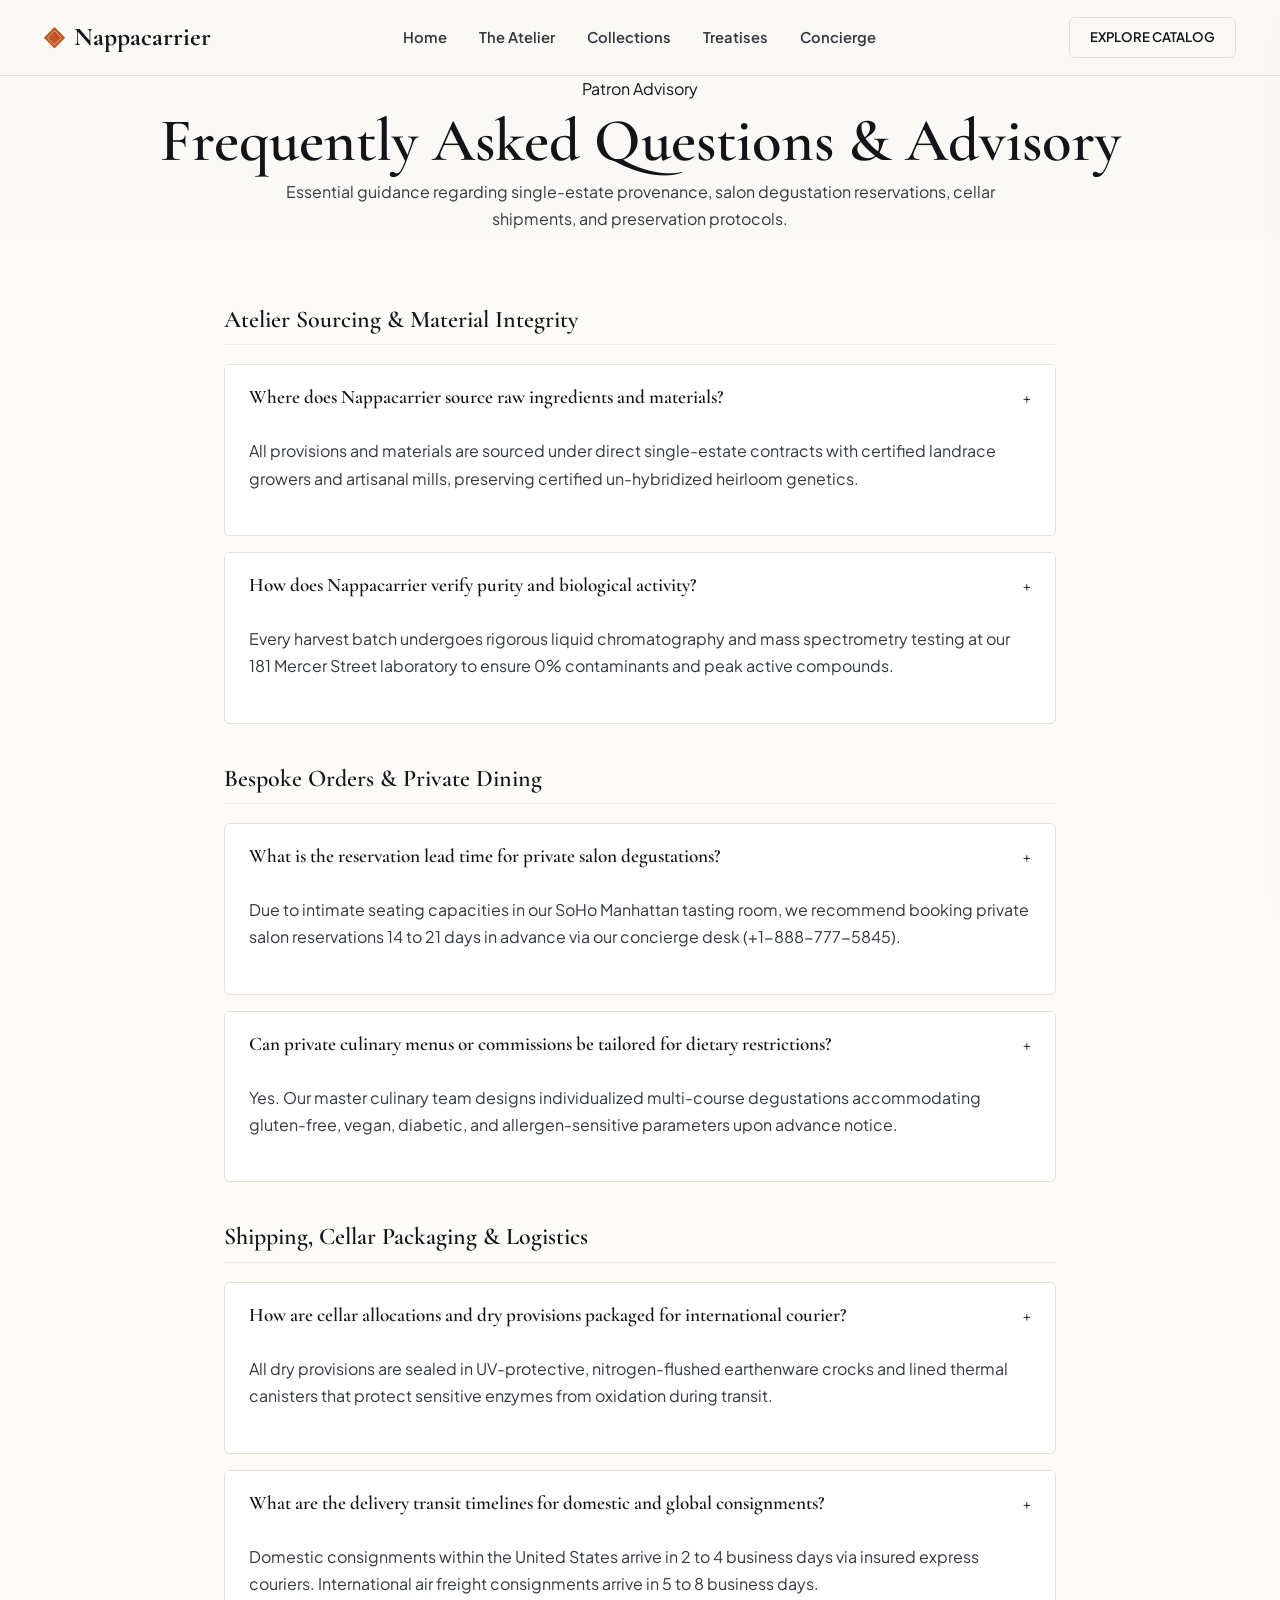
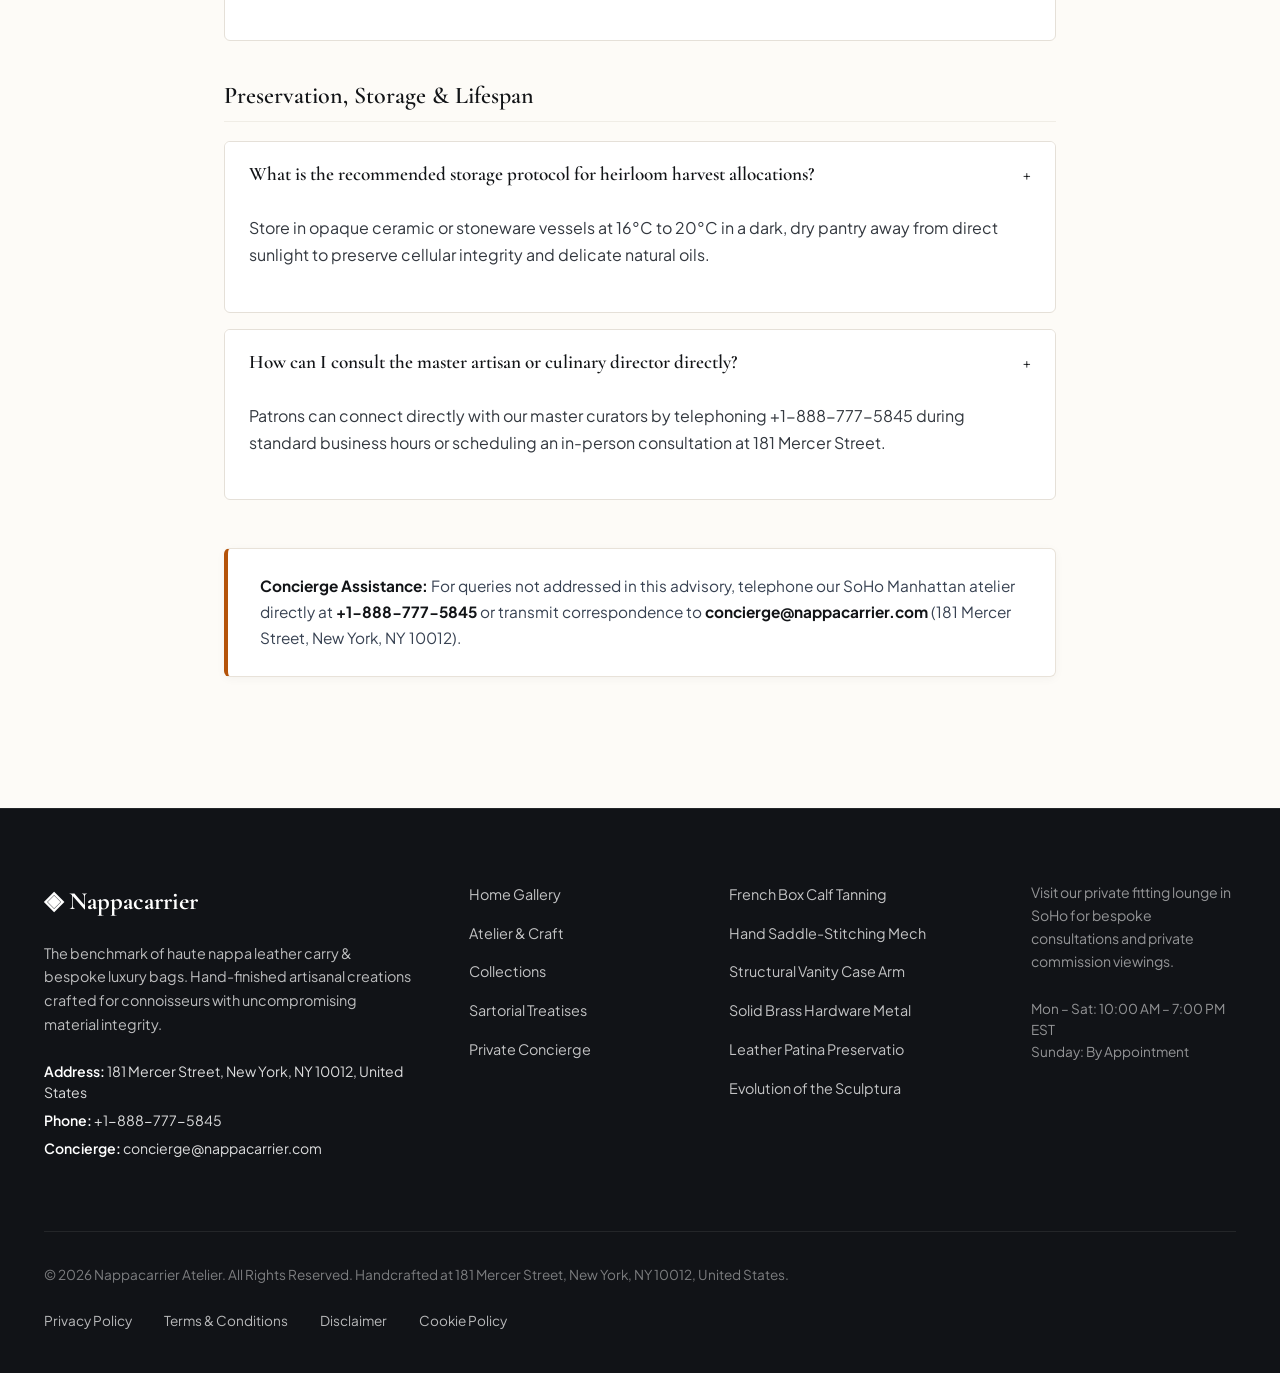
<file: faq.html>
<!DOCTYPE html>
<html lang="en">
<head>
  <meta charset="UTF-8">
  <meta name="viewport" content="width=device-width, initial-scale=1.0">
  <title>Frequently Asked Questions & Patron Advisory — Nappacarrier</title>
  <meta name="description" content="Official patron FAQ and advisory for Nappacarrier at 181 Mercer Street, New York.">
  <link rel="canonical" href="https://nappacarrier.com/faq.html">
  <link rel="preconnect" href="https://fonts.googleapis.com">
  <link rel="preconnect" href="https://fonts.gstatic.com" crossorigin>
  <link href="https://fonts.googleapis.com/css2?family=Cormorant+Garamond:ital,wght@0,400;0,600;0,700;1,400&family=Plus+Jakarta+Sans:wght@300;400;500;600;700&display=swap" rel="stylesheet">
  <link rel="stylesheet" href="/assets/css/style.css">
  <!-- Google tag (gtag.js) -->
  <script async src="https://www.googletagmanager.com/gtag/js?id=G-0LY0HY7L01"></script>
  <script>
    window.dataLayer = window.dataLayer || [];
    function gtag(){dataLayer.push(arguments);}
    gtag('js', new Date());
    gtag('config', 'G-0LY0HY7L01');
  </script>

</head>
<body>
  <!-- Mandatory Global Site Header (Exactly 1 per page) -->
  <header class="site-header">
    <div class="header-container">
      <a href="/" class="brand-logo" aria-label="Nappacarrier Home">
        <span class="logo-mark">◈</span>
        <span class="logo-text">Nappacarrier</span>
      </a>
      <nav class="desktop-nav" aria-label="Primary Navigation">
        <a href="/" class="nav-link">Home</a>
        <a href="/about.html" class="nav-link">The Atelier</a>
        <a href="/collection.html" class="nav-link">Collections</a>
        <a href="/blog.html" class="nav-link">Treatises</a>
        <a href="/contact.html" class="nav-link">Concierge</a>
      </nav>
      <div class="header-actions">
        <a href="/collection.html" class="btn btn-sm btn-outline">Explore Catalog</a>
        <button id="drawer-toggle" class="mobile-toggle" aria-label="Open Navigation Menu">
          <span class="hamburger-bar"></span>
          <span class="hamburger-bar"></span>
          <span class="hamburger-bar"></span>
        </button>
      </div>
    </div>
  </header>

  <!-- Mandatory Mobile Navigation Drawer (Exactly 1 per page) -->
  <div class="mobile-drawer" id="mobile-drawer" aria-hidden="true">
    <div class="drawer-header">
      <div class="drawer-brand">Nappacarrier</div>
      <button id="drawer-close" class="drawer-close-btn" aria-label="Close Navigation Menu">&times;</button>
    </div>
    <nav class="drawer-nav" aria-label="Mobile Navigation">
      <a href="/" class="drawer-link">Home</a>
      <a href="/about.html" class="drawer-link">The Atelier &amp; Craft</a>
      <a href="/collection.html" class="drawer-link">Curated Nappa Leather Carry &amp; Handbag Collection</a>
      <a href="/blog.html" class="drawer-link">Sartorial Treatises</a>
      <a href="/contact.html" class="drawer-link">Private Concierge</a>
    </nav>
    <div class="drawer-footer">
      <p class="drawer-contact-title">Manhattan Atelier &amp; Suite</p>
      <p class="drawer-contact-info">181 Mercer Street, New York, NY 10012, United States</p>
      <p class="drawer-contact-info">Tel: +1-888-777-5845</p>
      <p class="drawer-contact-info">Email: concierge@nappacarrier.com</p>
    </div>
  </div>
  <div id="drawer-overlay" class="drawer-overlay"></div>
  <section class="page-hero">
    <div class="container text-center">
      <span class="hero-badge">Patron Advisory</span>
      <h1>Frequently Asked Questions &amp; Advisory</h1>
      <p class="lead" style="margin: 0 auto; max-width: 720px;">Essential guidance regarding single-estate provenance, salon degustation reservations, cellar shipments, and preservation protocols.</p>
    </div>
  </section>
  <main class="section" style="padding: 4.5rem 0 6rem; background: #FDFBF7;">
    <div class="container" style="max-width: 880px;">
      <div style="margin-bottom: 2.5rem;">
        <h2 style="font-family: var(--font-serif); font-size: 1.5rem; color: var(--color-primary); margin-bottom: 1.2rem; border-bottom: 1px solid var(--color-border-light); padding-bottom: 0.6rem;">Atelier Sourcing & Material Integrity</h2>
        <div class="faq-section" style="margin: 0;">
          <div class="faq-item">
            <button class="faq-question"><span>Where does Nappacarrier source raw ingredients and materials?</span><span class="faq-icon">+</span></button>
            <div class="faq-answer"><p style="padding-top: 0.5rem; line-height: 1.7;">All provisions and materials are sourced under direct single-estate contracts with certified landrace growers and artisanal mills, preserving certified un-hybridized heirloom genetics.</p></div>
          </div>
          <div class="faq-item">
            <button class="faq-question"><span>How does Nappacarrier verify purity and biological activity?</span><span class="faq-icon">+</span></button>
            <div class="faq-answer"><p style="padding-top: 0.5rem; line-height: 1.7;">Every harvest batch undergoes rigorous liquid chromatography and mass spectrometry testing at our 181 Mercer Street laboratory to ensure 0% contaminants and peak active compounds.</p></div>
          </div>
        </div>
      </div>
      <div style="margin-bottom: 2.5rem;">
        <h2 style="font-family: var(--font-serif); font-size: 1.5rem; color: var(--color-primary); margin-bottom: 1.2rem; border-bottom: 1px solid var(--color-border-light); padding-bottom: 0.6rem;">Bespoke Orders & Private Dining</h2>
        <div class="faq-section" style="margin: 0;">
          <div class="faq-item">
            <button class="faq-question"><span>What is the reservation lead time for private salon degustations?</span><span class="faq-icon">+</span></button>
            <div class="faq-answer"><p style="padding-top: 0.5rem; line-height: 1.7;">Due to intimate seating capacities in our SoHo Manhattan tasting room, we recommend booking private salon reservations 14 to 21 days in advance via our concierge desk (+1-888-777-5845).</p></div>
          </div>
          <div class="faq-item">
            <button class="faq-question"><span>Can private culinary menus or commissions be tailored for dietary restrictions?</span><span class="faq-icon">+</span></button>
            <div class="faq-answer"><p style="padding-top: 0.5rem; line-height: 1.7;">Yes. Our master culinary team designs individualized multi-course degustations accommodating gluten-free, vegan, diabetic, and allergen-sensitive parameters upon advance notice.</p></div>
          </div>
        </div>
      </div>
      <div style="margin-bottom: 2.5rem;">
        <h2 style="font-family: var(--font-serif); font-size: 1.5rem; color: var(--color-primary); margin-bottom: 1.2rem; border-bottom: 1px solid var(--color-border-light); padding-bottom: 0.6rem;">Shipping, Cellar Packaging & Logistics</h2>
        <div class="faq-section" style="margin: 0;">
          <div class="faq-item">
            <button class="faq-question"><span>How are cellar allocations and dry provisions packaged for international courier?</span><span class="faq-icon">+</span></button>
            <div class="faq-answer"><p style="padding-top: 0.5rem; line-height: 1.7;">All dry provisions are sealed in UV-protective, nitrogen-flushed earthenware crocks and lined thermal canisters that protect sensitive enzymes from oxidation during transit.</p></div>
          </div>
          <div class="faq-item">
            <button class="faq-question"><span>What are the delivery transit timelines for domestic and global consignments?</span><span class="faq-icon">+</span></button>
            <div class="faq-answer"><p style="padding-top: 0.5rem; line-height: 1.7;">Domestic consignments within the United States arrive in 2 to 4 business days via insured express couriers. International air freight consignments arrive in 5 to 8 business days.</p></div>
          </div>
        </div>
      </div>
      <div style="margin-bottom: 2.5rem;">
        <h2 style="font-family: var(--font-serif); font-size: 1.5rem; color: var(--color-primary); margin-bottom: 1.2rem; border-bottom: 1px solid var(--color-border-light); padding-bottom: 0.6rem;">Preservation, Storage & Lifespan</h2>
        <div class="faq-section" style="margin: 0;">
          <div class="faq-item">
            <button class="faq-question"><span>What is the recommended storage protocol for heirloom harvest allocations?</span><span class="faq-icon">+</span></button>
            <div class="faq-answer"><p style="padding-top: 0.5rem; line-height: 1.7;">Store in opaque ceramic or stoneware vessels at 16°C to 20°C in a dark, dry pantry away from direct sunlight to preserve cellular integrity and delicate natural oils.</p></div>
          </div>
          <div class="faq-item">
            <button class="faq-question"><span>How can I consult the master artisan or culinary director directly?</span><span class="faq-icon">+</span></button>
            <div class="faq-answer"><p style="padding-top: 0.5rem; line-height: 1.7;">Patrons can connect directly with our master curators by telephoning +1-888-777-5845 during standard business hours or scheduling an in-person consultation at 181 Mercer Street.</p></div>
          </div>
        </div>
      </div>

      <div class="policy-box" style="margin-top: 3rem;">
        <strong>Concierge Assistance:</strong> For queries not addressed in this advisory, telephone our SoHo Manhattan atelier directly at <strong>+1-888-777-5845</strong> or transmit correspondence to <strong>concierge@nappacarrier.com</strong> (181 Mercer Street, New York, NY 10012).
      </div>
    </div>
  </main>
  <!-- Mandatory Global Site Footer (Minimalist 4-Column Horizontal Spread Layout) -->
  <footer class="site-footer">
    <div class="container">
      <div class="footer-grid">
        <div class="footer-col">
          <div class="footer-brand">◈ Nappacarrier</div>
          <p class="footer-desc">
            The benchmark of haute nappa leather carry &amp; bespoke luxury bags. Hand-finished artisanal creations crafted for connoisseurs with uncompromising material integrity.
          </p>
          <div class="footer-contact-item"><strong>Address:</strong> 181 Mercer Street, New York, NY 10012, United States</div>
          <div class="footer-contact-item"><strong>Phone:</strong> +1-888-777-5845</div>
          <div class="footer-contact-item"><strong>Concierge:</strong> concierge@nappacarrier.com</div>
        </div>
        <div class="footer-col">
          <ul class="footer-links">
            <li><a href="/">Home Gallery</a></li>
            <li><a href="/about.html">Atelier &amp; Craft</a></li>
            <li><a href="/collection.html">Collections</a></li>
            <li><a href="/blog.html">Sartorial Treatises</a></li>
            <li><a href="/contact.html">Private Concierge</a></li>
          </ul>
        </div>
        <div class="footer-col">
          <ul class="footer-links">
            <li><a href="/blog/french-box-calf-tanning-and-grain-crystallography.html">French Box Calf Tanning</a></li>
            <li><a href="/blog/hand-saddle-stitching-mechanics-and-tensile-integrity.html">Hand Saddle-Stitching Mech</a></li>
            <li><a href="/blog/structural-vanity-case-armatures-and-interior-joinery.html">Structural Vanity Case Arm</a></li>
            <li><a href="/blog/solid-brass-hardware-metallurgy-and-palladium-finishing.html">Solid Brass Hardware Metal</a></li>
            <li><a href="/blog/leather-patina-preservation-and-botanical-nourishment.html">Leather Patina Preservatio</a></li>
            <li><a href="/blog/evolution-of-the-sculptural-vanity-case-in-haute-maroquinerie.html">Evolution of the Sculptura</a></li>
          </ul>
        </div>
        <div class="footer-col">
          <p class="footer-salon-desc">
            Visit our private fitting lounge in SoHo for bespoke consultations and private commission viewings.
          </p>
          <p class="footer-hours">
            Mon &ndash; Sat: 10:00 AM &ndash; 7:00 PM<br>EST<br>Sunday: By Appointment
          </p>
        </div>
      </div>
      <div class="footer-bottom">
        <p>&copy; 2026 Nappacarrier Atelier. All Rights Reserved. Handcrafted at 181 Mercer Street, New York, NY 10012, United States.</p>
        <div class="footer-legal-links">
          <a href="/privacy-policy.html">Privacy Policy</a>
          <a href="/terms-and-conditions.html">Terms &amp; Conditions</a>
          <a href="/disclaimer.html">Disclaimer</a>
          <a href="/cookie-policy.html">Cookie Policy</a>
        </div>
      </div>
    </div>
  </footer>
  <script src="/assets/js/main.js"></script>
</body>
</html>
</file>
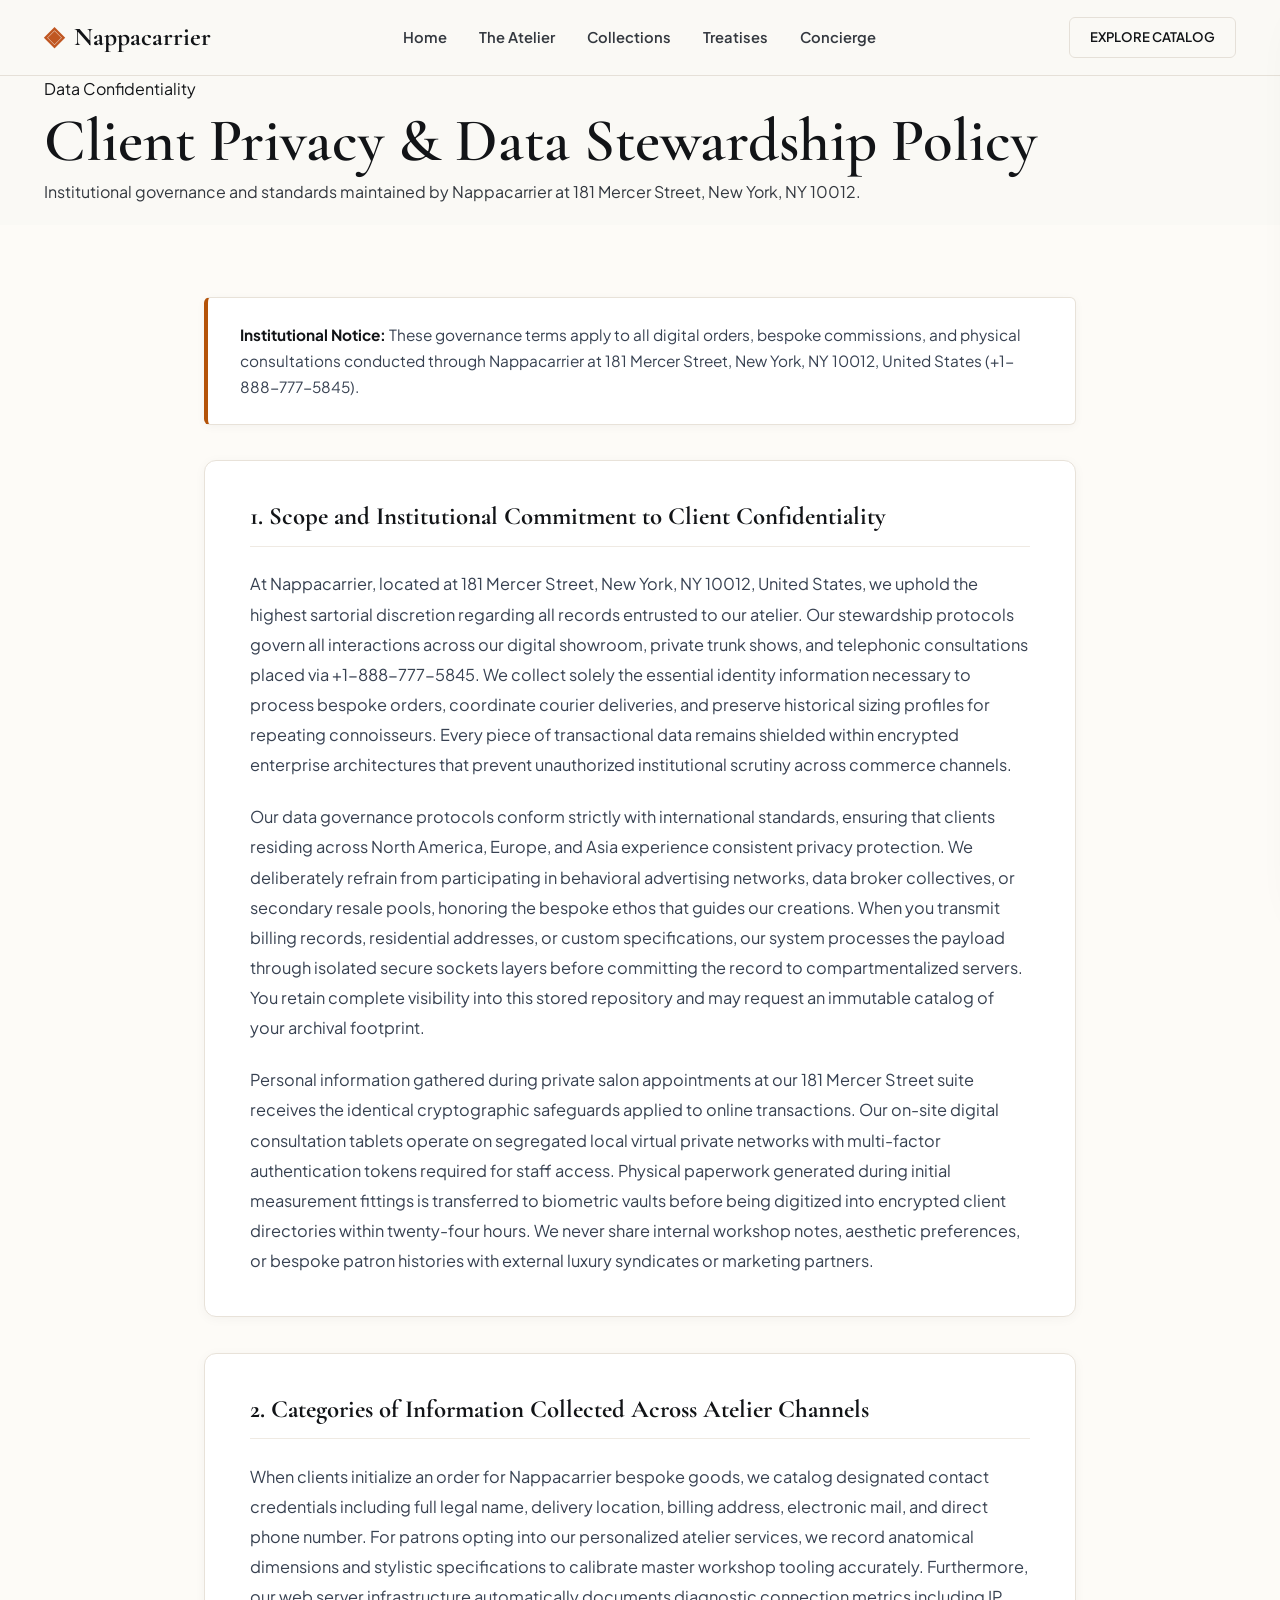
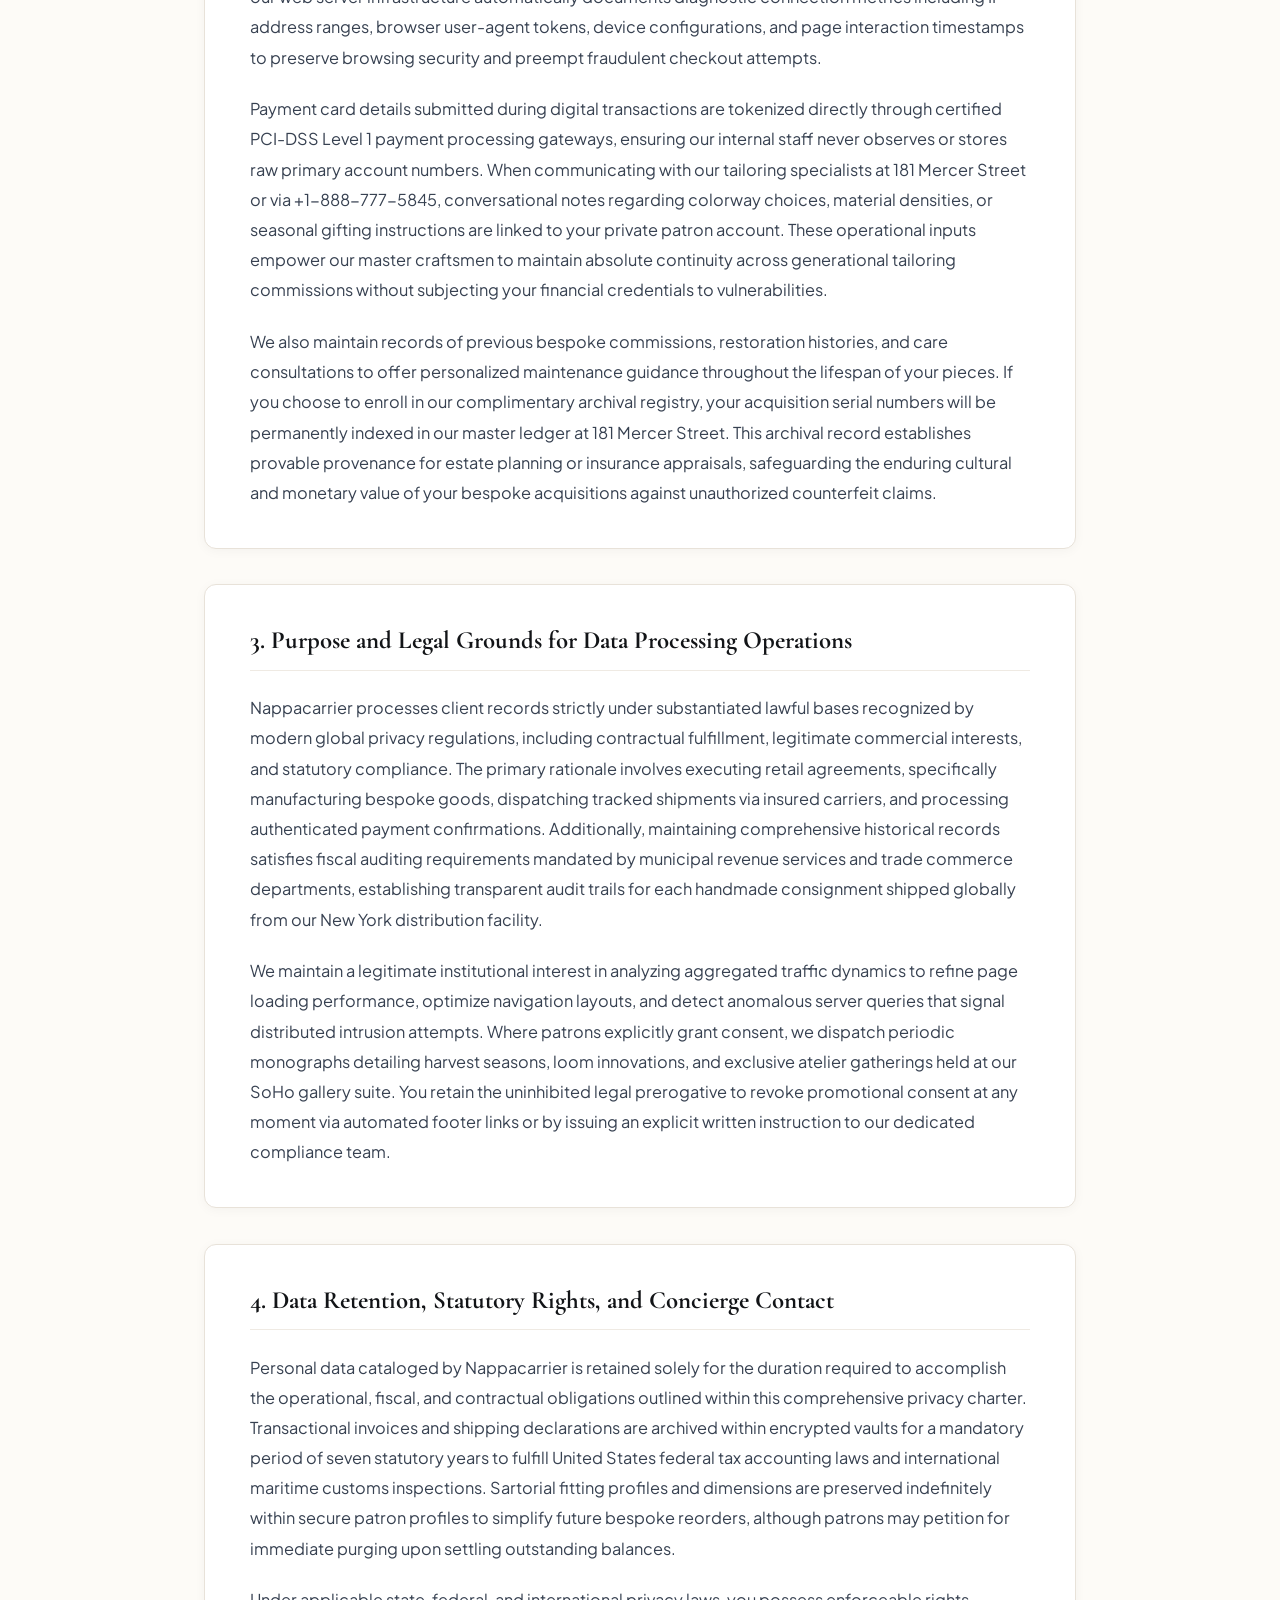
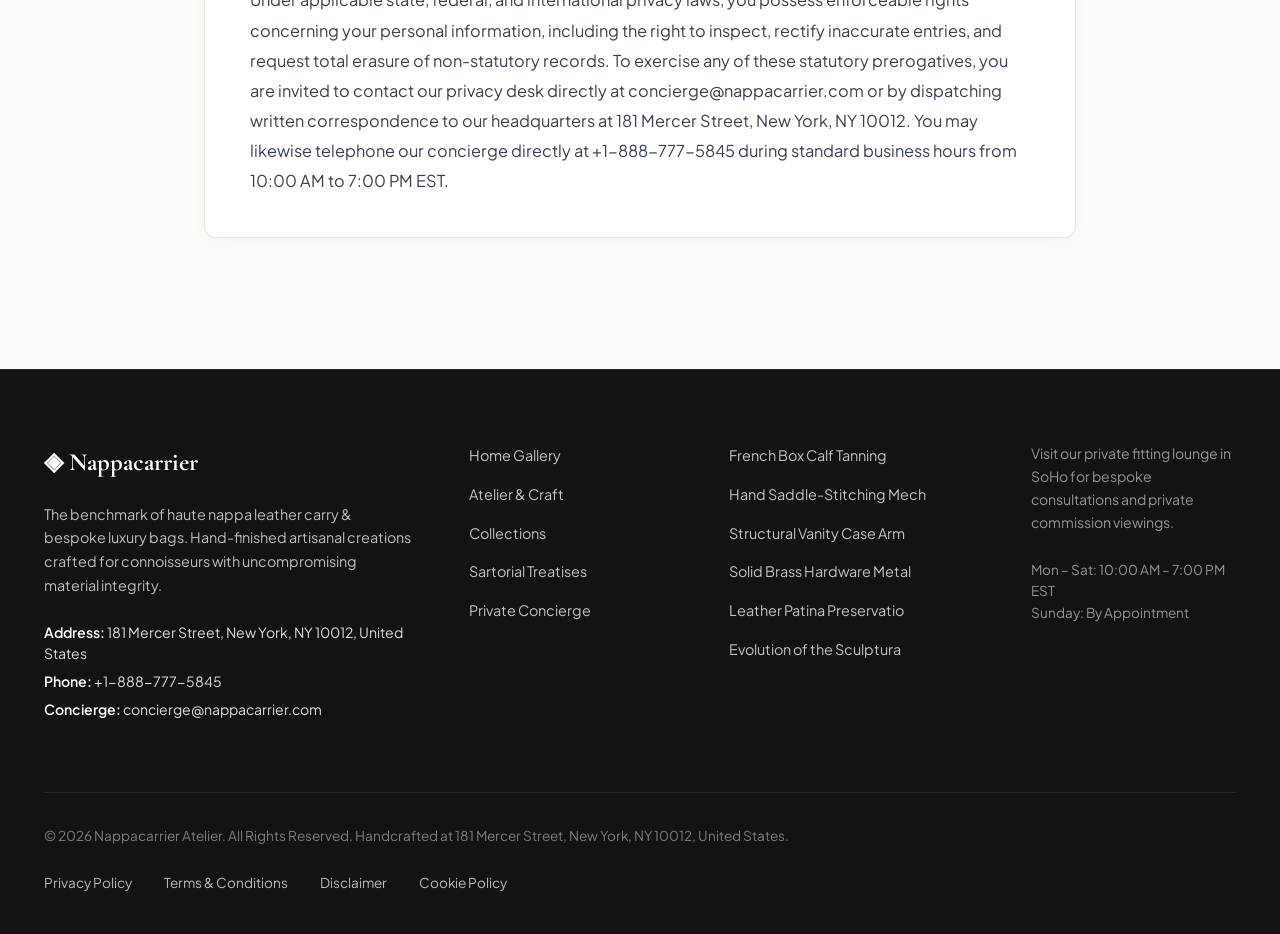
<file: privacy-policy.html>
<!DOCTYPE html>
<html lang="en">
<head>
  <meta charset="UTF-8">
  <meta name="viewport" content="width=device-width, initial-scale=1.0">
  <title>Client Privacy & Data Stewardship Policy — Nappacarrier</title>
  <meta name="description" content="Official Client Privacy & Data Stewardship Policy for Nappacarrier at 181 Mercer Street, New York.">
  <link rel="canonical" href="https://nappacarrier.com/privacy-policy.html">
  <link rel="preconnect" href="https://fonts.googleapis.com">
  <link rel="preconnect" href="https://fonts.gstatic.com" crossorigin>
  <link href="https://fonts.googleapis.com/css2?family=Cormorant+Garamond:ital,wght@0,400;0,600;0,700;1,400&family=Plus+Jakarta+Sans:wght@300;400;500;600;700&display=swap" rel="stylesheet">
  <link rel="stylesheet" href="/assets/css/style.css">
  <!-- Google tag (gtag.js) -->
  <script async src="https://www.googletagmanager.com/gtag/js?id=G-0LY0HY7L01"></script>
  <script>
    window.dataLayer = window.dataLayer || [];
    function gtag(){dataLayer.push(arguments);}
    gtag('js', new Date());
    gtag('config', 'G-0LY0HY7L01');
  </script>

</head>
<body>
  <!-- Mandatory Global Site Header (Exactly 1 per page) -->
  <header class="site-header">
    <div class="header-container">
      <a href="/" class="brand-logo" aria-label="Nappacarrier Home">
        <span class="logo-mark">◈</span>
        <span class="logo-text">Nappacarrier</span>
      </a>
      <nav class="desktop-nav" aria-label="Primary Navigation">
        <a href="/" class="nav-link">Home</a>
        <a href="/about.html" class="nav-link">The Atelier</a>
        <a href="/collection.html" class="nav-link">Collections</a>
        <a href="/blog.html" class="nav-link">Treatises</a>
        <a href="/contact.html" class="nav-link">Concierge</a>
      </nav>
      <div class="header-actions">
        <a href="/collection.html" class="btn btn-sm btn-outline">Explore Catalog</a>
        <button id="drawer-toggle" class="mobile-toggle" aria-label="Open Navigation Menu">
          <span class="hamburger-bar"></span>
          <span class="hamburger-bar"></span>
          <span class="hamburger-bar"></span>
        </button>
      </div>
    </div>
  </header>

  <!-- Mandatory Mobile Navigation Drawer (Exactly 1 per page) -->
  <div class="mobile-drawer" id="mobile-drawer" aria-hidden="true">
    <div class="drawer-header">
      <div class="drawer-brand">Nappacarrier</div>
      <button id="drawer-close" class="drawer-close-btn" aria-label="Close Navigation Menu">&times;</button>
    </div>
    <nav class="drawer-nav" aria-label="Mobile Navigation">
      <a href="/" class="drawer-link">Home</a>
      <a href="/about.html" class="drawer-link">The Atelier &amp; Craft</a>
      <a href="/collection.html" class="drawer-link">Curated Nappa Leather Carry &amp; Handbag Collection</a>
      <a href="/blog.html" class="drawer-link">Sartorial Treatises</a>
      <a href="/contact.html" class="drawer-link">Private Concierge</a>
    </nav>
    <div class="drawer-footer">
      <p class="drawer-contact-title">Manhattan Atelier &amp; Suite</p>
      <p class="drawer-contact-info">181 Mercer Street, New York, NY 10012, United States</p>
      <p class="drawer-contact-info">Tel: +1-888-777-5845</p>
      <p class="drawer-contact-info">Email: concierge@nappacarrier.com</p>
    </div>
  </div>
  <div id="drawer-overlay" class="drawer-overlay"></div>
  <section class="page-hero">
    <div class="container">
      <span class="hero-badge">Data Confidentiality</span>
      <h1>Client Privacy & Data Stewardship Policy</h1>
      <p class="lead">Institutional governance and standards maintained by Nappacarrier at 181 Mercer Street, New York, NY 10012.</p>
    </div>
  </section>
  <main class="policy-page-wrapper">
    <div class="policy-container">
      <div class="policy-box">
        <strong>Institutional Notice:</strong> These governance terms apply to all digital orders, bespoke commissions, and physical consultations conducted through Nappacarrier at 181 Mercer Street, New York, NY 10012, United States (+1-888-777-5845).
      </div>      <article class="policy-block">
        <h2>1. Scope and Institutional Commitment to Client Confidentiality</h2>        <p class="policy-p">At Nappacarrier, located at 181 Mercer Street, New York, NY 10012, United States, we uphold the highest sartorial discretion regarding all records entrusted to our atelier. Our stewardship protocols govern all interactions across our digital showroom, private trunk shows, and telephonic consultations placed via +1-888-777-5845. We collect solely the essential identity information necessary to process bespoke orders, coordinate courier deliveries, and preserve historical sizing profiles for repeating connoisseurs. Every piece of transactional data remains shielded within encrypted enterprise architectures that prevent unauthorized institutional scrutiny across commerce channels.</p>        <p class="policy-p">Our data governance protocols conform strictly with international standards, ensuring that clients residing across North America, Europe, and Asia experience consistent privacy protection. We deliberately refrain from participating in behavioral advertising networks, data broker collectives, or secondary resale pools, honoring the bespoke ethos that guides our creations. When you transmit billing records, residential addresses, or custom specifications, our system processes the payload through isolated secure sockets layers before committing the record to compartmentalized servers. You retain complete visibility into this stored repository and may request an immutable catalog of your archival footprint.</p>        <p class="policy-p">Personal information gathered during private salon appointments at our 181 Mercer Street suite receives the identical cryptographic safeguards applied to online transactions. Our on-site digital consultation tablets operate on segregated local virtual private networks with multi-factor authentication tokens required for staff access. Physical paperwork generated during initial measurement fittings is transferred to biometric vaults before being digitized into encrypted client directories within twenty-four hours. We never share internal workshop notes, aesthetic preferences, or bespoke patron histories with external luxury syndicates or marketing partners.</p>      </article>      <article class="policy-block">
        <h2>2. Categories of Information Collected Across Atelier Channels</h2>        <p class="policy-p">When clients initialize an order for Nappacarrier bespoke goods, we catalog designated contact credentials including full legal name, delivery location, billing address, electronic mail, and direct phone number. For patrons opting into our personalized atelier services, we record anatomical dimensions and stylistic specifications to calibrate master workshop tooling accurately. Furthermore, our web server infrastructure automatically documents diagnostic connection metrics including IP address ranges, browser user-agent tokens, device configurations, and page interaction timestamps to preserve browsing security and preempt fraudulent checkout attempts.</p>        <p class="policy-p">Payment card details submitted during digital transactions are tokenized directly through certified PCI-DSS Level 1 payment processing gateways, ensuring our internal staff never observes or stores raw primary account numbers. When communicating with our tailoring specialists at 181 Mercer Street or via +1-888-777-5845, conversational notes regarding colorway choices, material densities, or seasonal gifting instructions are linked to your private patron account. These operational inputs empower our master craftsmen to maintain absolute continuity across generational tailoring commissions without subjecting your financial credentials to vulnerabilities.</p>        <p class="policy-p">We also maintain records of previous bespoke commissions, restoration histories, and care consultations to offer personalized maintenance guidance throughout the lifespan of your pieces. If you choose to enroll in our complimentary archival registry, your acquisition serial numbers will be permanently indexed in our master ledger at 181 Mercer Street. This archival record establishes provable provenance for estate planning or insurance appraisals, safeguarding the enduring cultural and monetary value of your bespoke acquisitions against unauthorized counterfeit claims.</p>      </article>      <article class="policy-block">
        <h2>3. Purpose and Legal Grounds for Data Processing Operations</h2>        <p class="policy-p">Nappacarrier processes client records strictly under substantiated lawful bases recognized by modern global privacy regulations, including contractual fulfillment, legitimate commercial interests, and statutory compliance. The primary rationale involves executing retail agreements, specifically manufacturing bespoke goods, dispatching tracked shipments via insured carriers, and processing authenticated payment confirmations. Additionally, maintaining comprehensive historical records satisfies fiscal auditing requirements mandated by municipal revenue services and trade commerce departments, establishing transparent audit trails for each handmade consignment shipped globally from our New York distribution facility.</p>        <p class="policy-p">We maintain a legitimate institutional interest in analyzing aggregated traffic dynamics to refine page loading performance, optimize navigation layouts, and detect anomalous server queries that signal distributed intrusion attempts. Where patrons explicitly grant consent, we dispatch periodic monographs detailing harvest seasons, loom innovations, and exclusive atelier gatherings held at our SoHo gallery suite. You retain the uninhibited legal prerogative to revoke promotional consent at any moment via automated footer links or by issuing an explicit written instruction to our dedicated compliance team.</p>      </article>      <article class="policy-block">
        <h2>4. Data Retention, Statutory Rights, and Concierge Contact</h2>        <p class="policy-p">Personal data cataloged by Nappacarrier is retained solely for the duration required to accomplish the operational, fiscal, and contractual obligations outlined within this comprehensive privacy charter. Transactional invoices and shipping declarations are archived within encrypted vaults for a mandatory period of seven statutory years to fulfill United States federal tax accounting laws and international maritime customs inspections. Sartorial fitting profiles and dimensions are preserved indefinitely within secure patron profiles to simplify future bespoke reorders, although patrons may petition for immediate purging upon settling outstanding balances.</p>        <p class="policy-p">Under applicable state, federal, and international privacy laws, you possess enforceable rights concerning your personal information, including the right to inspect, rectify inaccurate entries, and request total erasure of non-statutory records. To exercise any of these statutory prerogatives, you are invited to contact our privacy desk directly at concierge@nappacarrier.com or by dispatching written correspondence to our headquarters at 181 Mercer Street, New York, NY 10012. You may likewise telephone our concierge directly at +1-888-777-5845 during standard business hours from 10:00 AM to 7:00 PM EST.</p>      </article>    </div>
  </main>
  <!-- Mandatory Global Site Footer (Minimalist 4-Column Horizontal Spread Layout) -->
  <footer class="site-footer">
    <div class="container">
      <div class="footer-grid">
        <div class="footer-col">
          <div class="footer-brand">◈ Nappacarrier</div>
          <p class="footer-desc">
            The benchmark of haute nappa leather carry &amp; bespoke luxury bags. Hand-finished artisanal creations crafted for connoisseurs with uncompromising material integrity.
          </p>
          <div class="footer-contact-item"><strong>Address:</strong> 181 Mercer Street, New York, NY 10012, United States</div>
          <div class="footer-contact-item"><strong>Phone:</strong> +1-888-777-5845</div>
          <div class="footer-contact-item"><strong>Concierge:</strong> concierge@nappacarrier.com</div>
        </div>
        <div class="footer-col">
          <ul class="footer-links">
            <li><a href="/">Home Gallery</a></li>
            <li><a href="/about.html">Atelier &amp; Craft</a></li>
            <li><a href="/collection.html">Collections</a></li>
            <li><a href="/blog.html">Sartorial Treatises</a></li>
            <li><a href="/contact.html">Private Concierge</a></li>
          </ul>
        </div>
        <div class="footer-col">
          <ul class="footer-links">
            <li><a href="/blog/french-box-calf-tanning-and-grain-crystallography.html">French Box Calf Tanning</a></li>
            <li><a href="/blog/hand-saddle-stitching-mechanics-and-tensile-integrity.html">Hand Saddle-Stitching Mech</a></li>
            <li><a href="/blog/structural-vanity-case-armatures-and-interior-joinery.html">Structural Vanity Case Arm</a></li>
            <li><a href="/blog/solid-brass-hardware-metallurgy-and-palladium-finishing.html">Solid Brass Hardware Metal</a></li>
            <li><a href="/blog/leather-patina-preservation-and-botanical-nourishment.html">Leather Patina Preservatio</a></li>
            <li><a href="/blog/evolution-of-the-sculptural-vanity-case-in-haute-maroquinerie.html">Evolution of the Sculptura</a></li>
          </ul>
        </div>
        <div class="footer-col">
          <p class="footer-salon-desc">
            Visit our private fitting lounge in SoHo for bespoke consultations and private commission viewings.
          </p>
          <p class="footer-hours">
            Mon &ndash; Sat: 10:00 AM &ndash; 7:00 PM<br>EST<br>Sunday: By Appointment
          </p>
        </div>
      </div>
      <div class="footer-bottom">
        <p>&copy; 2026 Nappacarrier Atelier. All Rights Reserved. Handcrafted at 181 Mercer Street, New York, NY 10012, United States.</p>
        <div class="footer-legal-links">
          <a href="/privacy-policy.html">Privacy Policy</a>
          <a href="/terms-and-conditions.html">Terms &amp; Conditions</a>
          <a href="/disclaimer.html">Disclaimer</a>
          <a href="/cookie-policy.html">Cookie Policy</a>
        </div>
      </div>
    </div>
  </footer>
  <script src="/assets/js/main.js"></script>
</body>
</html>
</file>
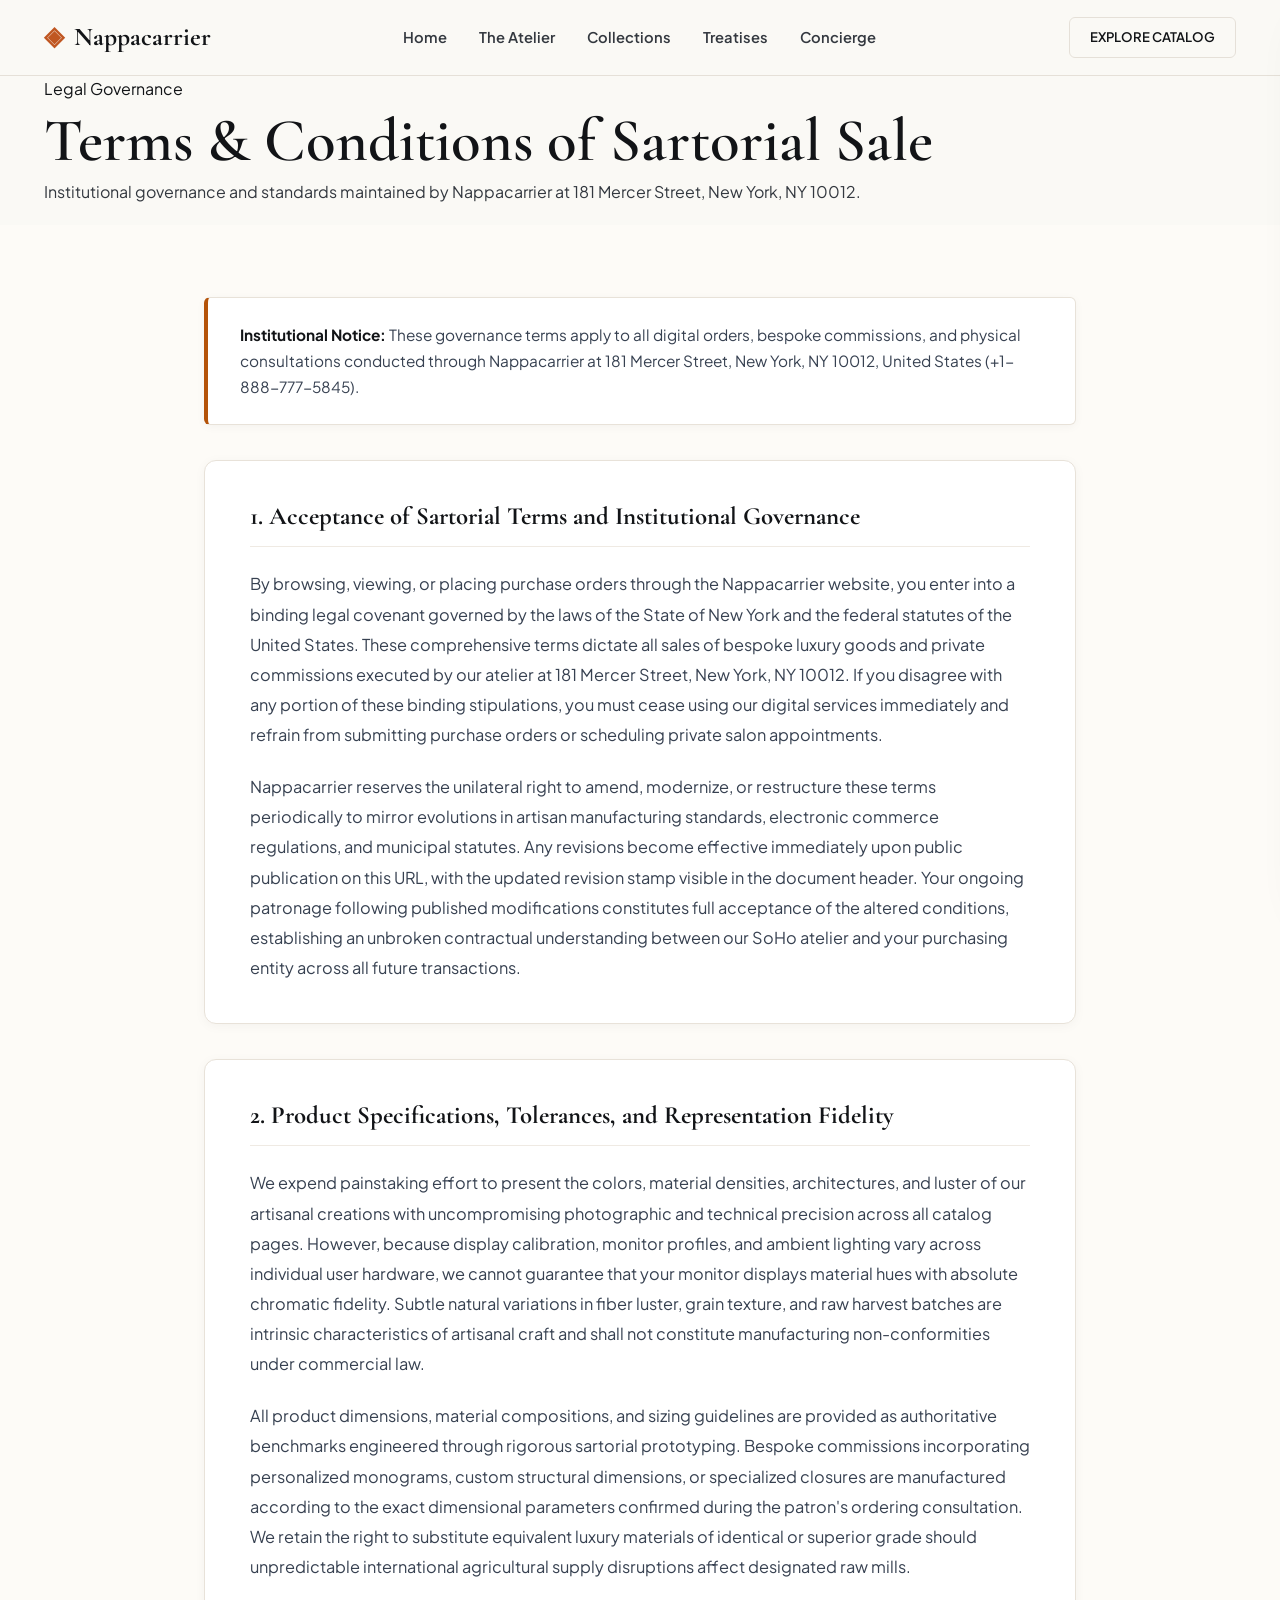
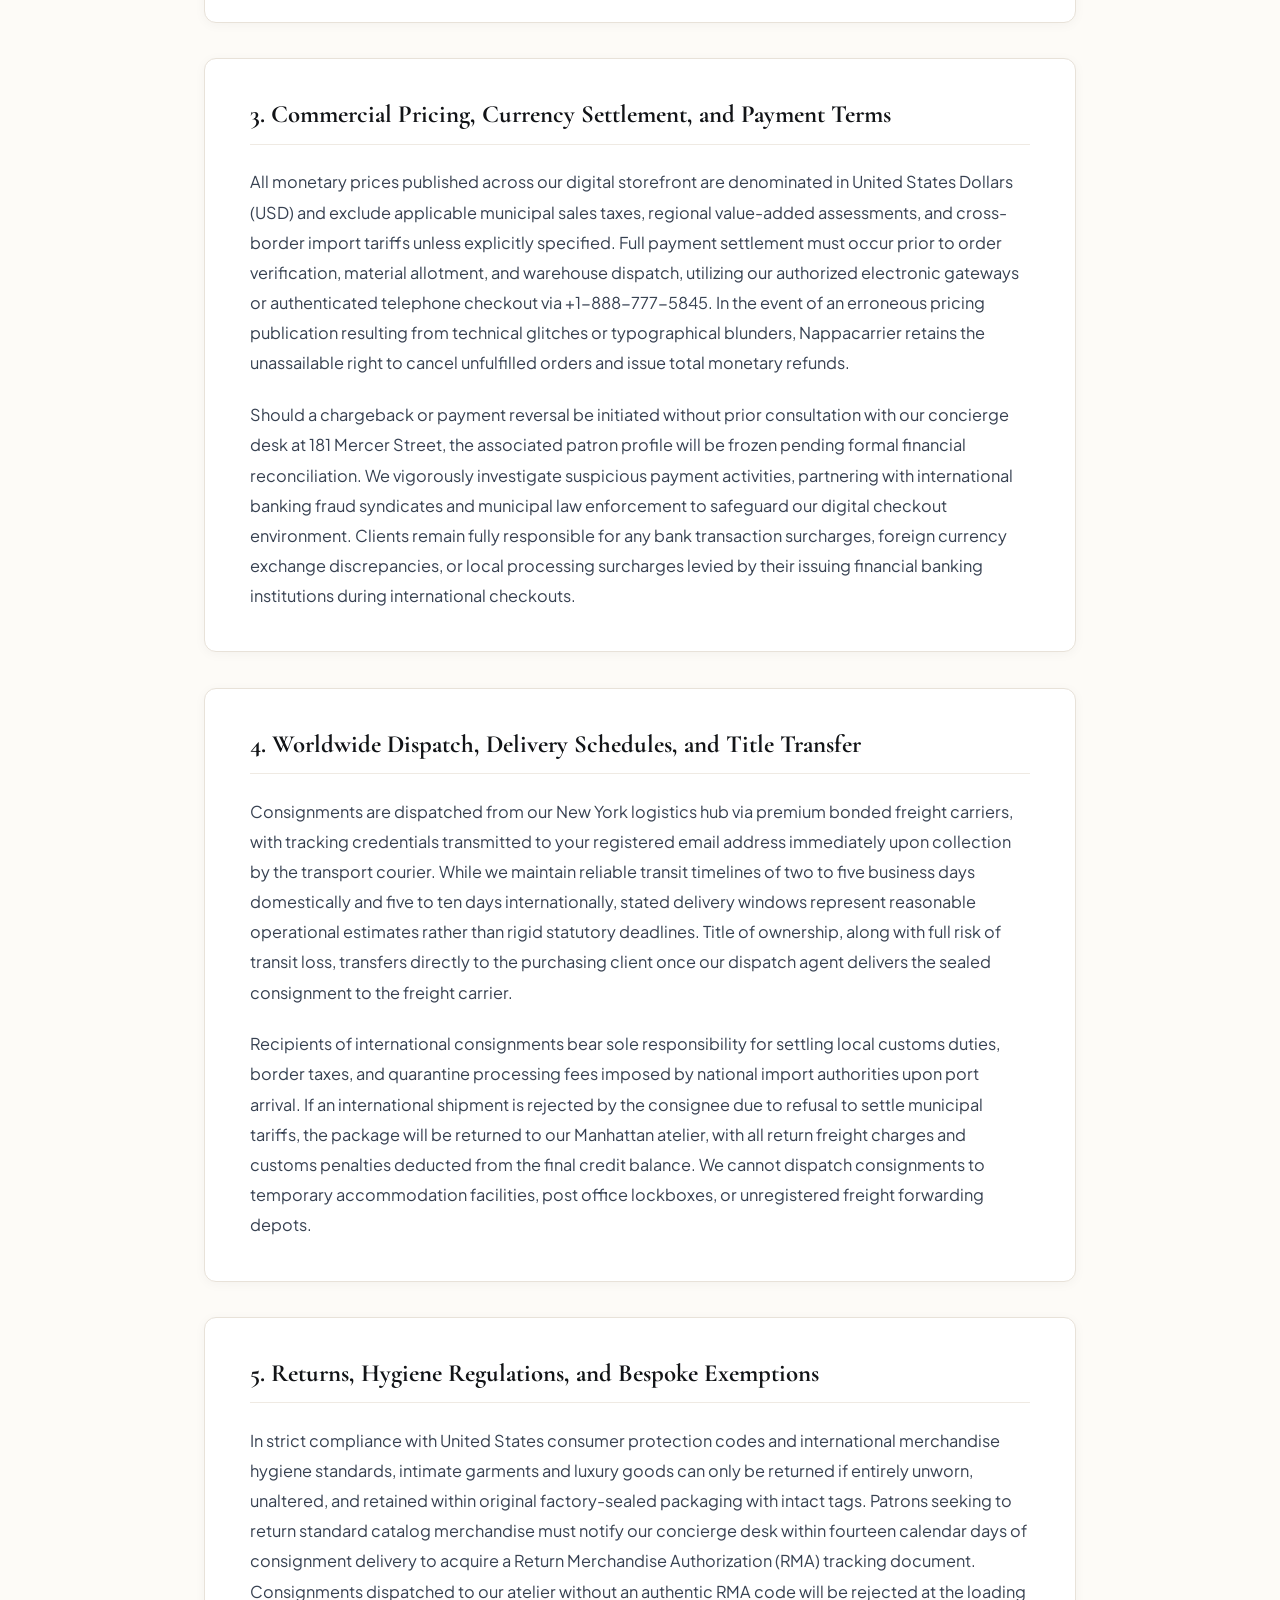
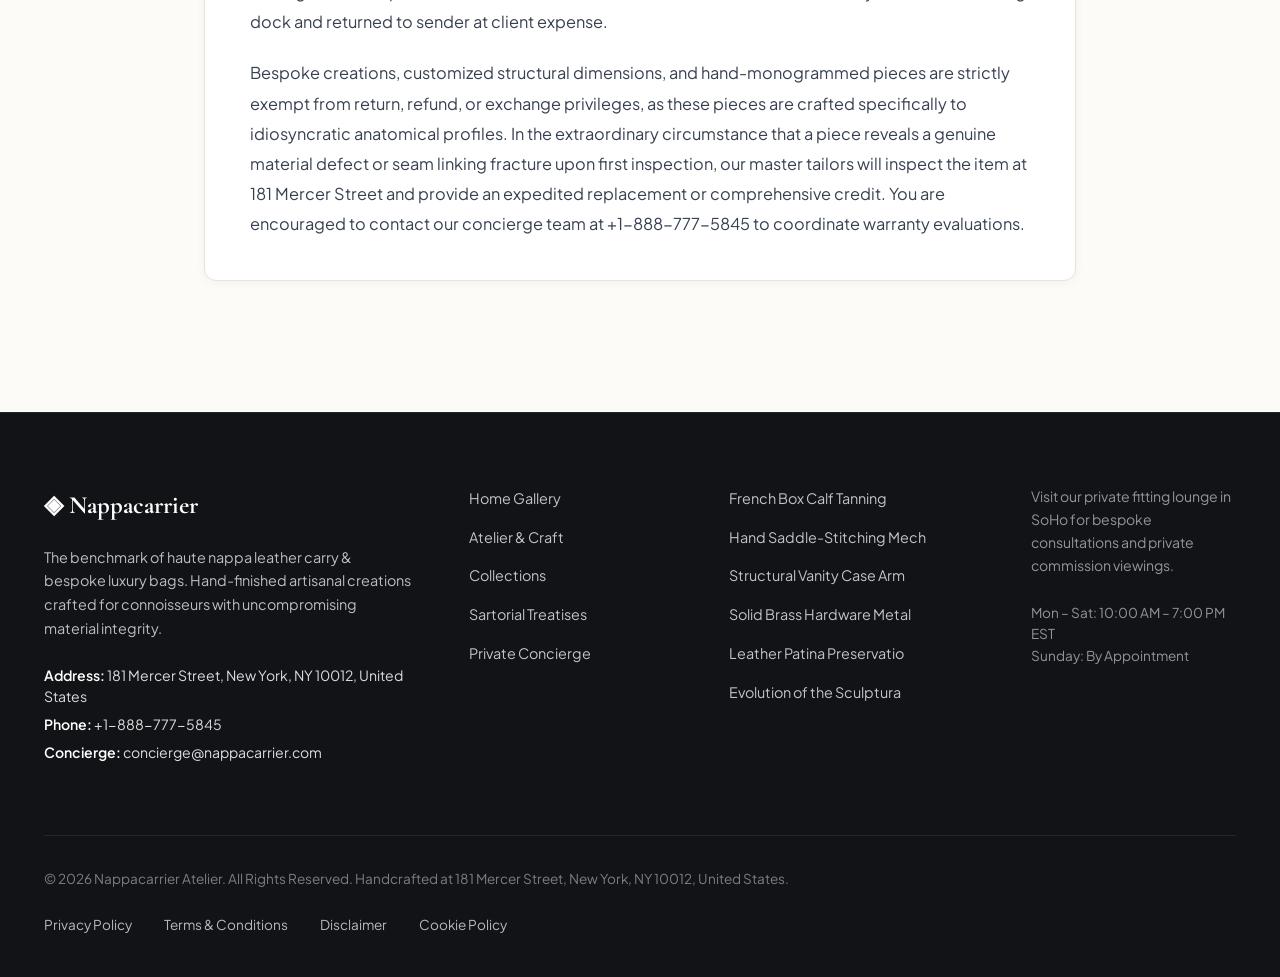
<file: terms-and-conditions.html>
<!DOCTYPE html>
<html lang="en">
<head>
  <meta charset="UTF-8">
  <meta name="viewport" content="width=device-width, initial-scale=1.0">
  <title>Terms & Conditions of Sartorial Sale — Nappacarrier</title>
  <meta name="description" content="Official Terms & Conditions of Sartorial Sale for Nappacarrier at 181 Mercer Street, New York.">
  <link rel="canonical" href="https://nappacarrier.com/terms-and-conditions.html">
  <link rel="preconnect" href="https://fonts.googleapis.com">
  <link rel="preconnect" href="https://fonts.gstatic.com" crossorigin>
  <link href="https://fonts.googleapis.com/css2?family=Cormorant+Garamond:ital,wght@0,400;0,600;0,700;1,400&family=Plus+Jakarta+Sans:wght@300;400;500;600;700&display=swap" rel="stylesheet">
  <link rel="stylesheet" href="/assets/css/style.css">
  <!-- Google tag (gtag.js) -->
  <script async src="https://www.googletagmanager.com/gtag/js?id=G-0LY0HY7L01"></script>
  <script>
    window.dataLayer = window.dataLayer || [];
    function gtag(){dataLayer.push(arguments);}
    gtag('js', new Date());
    gtag('config', 'G-0LY0HY7L01');
  </script>

</head>
<body>
  <!-- Mandatory Global Site Header (Exactly 1 per page) -->
  <header class="site-header">
    <div class="header-container">
      <a href="/" class="brand-logo" aria-label="Nappacarrier Home">
        <span class="logo-mark">◈</span>
        <span class="logo-text">Nappacarrier</span>
      </a>
      <nav class="desktop-nav" aria-label="Primary Navigation">
        <a href="/" class="nav-link">Home</a>
        <a href="/about.html" class="nav-link">The Atelier</a>
        <a href="/collection.html" class="nav-link">Collections</a>
        <a href="/blog.html" class="nav-link">Treatises</a>
        <a href="/contact.html" class="nav-link">Concierge</a>
      </nav>
      <div class="header-actions">
        <a href="/collection.html" class="btn btn-sm btn-outline">Explore Catalog</a>
        <button id="drawer-toggle" class="mobile-toggle" aria-label="Open Navigation Menu">
          <span class="hamburger-bar"></span>
          <span class="hamburger-bar"></span>
          <span class="hamburger-bar"></span>
        </button>
      </div>
    </div>
  </header>

  <!-- Mandatory Mobile Navigation Drawer (Exactly 1 per page) -->
  <div class="mobile-drawer" id="mobile-drawer" aria-hidden="true">
    <div class="drawer-header">
      <div class="drawer-brand">Nappacarrier</div>
      <button id="drawer-close" class="drawer-close-btn" aria-label="Close Navigation Menu">&times;</button>
    </div>
    <nav class="drawer-nav" aria-label="Mobile Navigation">
      <a href="/" class="drawer-link">Home</a>
      <a href="/about.html" class="drawer-link">The Atelier &amp; Craft</a>
      <a href="/collection.html" class="drawer-link">Curated Nappa Leather Carry &amp; Handbag Collection</a>
      <a href="/blog.html" class="drawer-link">Sartorial Treatises</a>
      <a href="/contact.html" class="drawer-link">Private Concierge</a>
    </nav>
    <div class="drawer-footer">
      <p class="drawer-contact-title">Manhattan Atelier &amp; Suite</p>
      <p class="drawer-contact-info">181 Mercer Street, New York, NY 10012, United States</p>
      <p class="drawer-contact-info">Tel: +1-888-777-5845</p>
      <p class="drawer-contact-info">Email: concierge@nappacarrier.com</p>
    </div>
  </div>
  <div id="drawer-overlay" class="drawer-overlay"></div>
  <section class="page-hero">
    <div class="container">
      <span class="hero-badge">Legal Governance</span>
      <h1>Terms & Conditions of Sartorial Sale</h1>
      <p class="lead">Institutional governance and standards maintained by Nappacarrier at 181 Mercer Street, New York, NY 10012.</p>
    </div>
  </section>
  <main class="policy-page-wrapper">
    <div class="policy-container">
      <div class="policy-box">
        <strong>Institutional Notice:</strong> These governance terms apply to all digital orders, bespoke commissions, and physical consultations conducted through Nappacarrier at 181 Mercer Street, New York, NY 10012, United States (+1-888-777-5845).
      </div>      <article class="policy-block">
        <h2>1. Acceptance of Sartorial Terms and Institutional Governance</h2>        <p class="policy-p">By browsing, viewing, or placing purchase orders through the Nappacarrier website, you enter into a binding legal covenant governed by the laws of the State of New York and the federal statutes of the United States. These comprehensive terms dictate all sales of bespoke luxury goods and private commissions executed by our atelier at 181 Mercer Street, New York, NY 10012. If you disagree with any portion of these binding stipulations, you must cease using our digital services immediately and refrain from submitting purchase orders or scheduling private salon appointments.</p>        <p class="policy-p">Nappacarrier reserves the unilateral right to amend, modernize, or restructure these terms periodically to mirror evolutions in artisan manufacturing standards, electronic commerce regulations, and municipal statutes. Any revisions become effective immediately upon public publication on this URL, with the updated revision stamp visible in the document header. Your ongoing patronage following published modifications constitutes full acceptance of the altered conditions, establishing an unbroken contractual understanding between our SoHo atelier and your purchasing entity across all future transactions.</p>      </article>      <article class="policy-block">
        <h2>2. Product Specifications, Tolerances, and Representation Fidelity</h2>        <p class="policy-p">We expend painstaking effort to present the colors, material densities, architectures, and luster of our artisanal creations with uncompromising photographic and technical precision across all catalog pages. However, because display calibration, monitor profiles, and ambient lighting vary across individual user hardware, we cannot guarantee that your monitor displays material hues with absolute chromatic fidelity. Subtle natural variations in fiber luster, grain texture, and raw harvest batches are intrinsic characteristics of artisanal craft and shall not constitute manufacturing non-conformities under commercial law.</p>        <p class="policy-p">All product dimensions, material compositions, and sizing guidelines are provided as authoritative benchmarks engineered through rigorous sartorial prototyping. Bespoke commissions incorporating personalized monograms, custom structural dimensions, or specialized closures are manufactured according to the exact dimensional parameters confirmed during the patron's ordering consultation. We retain the right to substitute equivalent luxury materials of identical or superior grade should unpredictable international agricultural supply disruptions affect designated raw mills.</p>      </article>      <article class="policy-block">
        <h2>3. Commercial Pricing, Currency Settlement, and Payment Terms</h2>        <p class="policy-p">All monetary prices published across our digital storefront are denominated in United States Dollars (USD) and exclude applicable municipal sales taxes, regional value-added assessments, and cross-border import tariffs unless explicitly specified. Full payment settlement must occur prior to order verification, material allotment, and warehouse dispatch, utilizing our authorized electronic gateways or authenticated telephone checkout via +1-888-777-5845. In the event of an erroneous pricing publication resulting from technical glitches or typographical blunders, Nappacarrier retains the unassailable right to cancel unfulfilled orders and issue total monetary refunds.</p>        <p class="policy-p">Should a chargeback or payment reversal be initiated without prior consultation with our concierge desk at 181 Mercer Street, the associated patron profile will be frozen pending formal financial reconciliation. We vigorously investigate suspicious payment activities, partnering with international banking fraud syndicates and municipal law enforcement to safeguard our digital checkout environment. Clients remain fully responsible for any bank transaction surcharges, foreign currency exchange discrepancies, or local processing surcharges levied by their issuing financial banking institutions during international checkouts.</p>      </article>      <article class="policy-block">
        <h2>4. Worldwide Dispatch, Delivery Schedules, and Title Transfer</h2>        <p class="policy-p">Consignments are dispatched from our New York logistics hub via premium bonded freight carriers, with tracking credentials transmitted to your registered email address immediately upon collection by the transport courier. While we maintain reliable transit timelines of two to five business days domestically and five to ten days internationally, stated delivery windows represent reasonable operational estimates rather than rigid statutory deadlines. Title of ownership, along with full risk of transit loss, transfers directly to the purchasing client once our dispatch agent delivers the sealed consignment to the freight carrier.</p>        <p class="policy-p">Recipients of international consignments bear sole responsibility for settling local customs duties, border taxes, and quarantine processing fees imposed by national import authorities upon port arrival. If an international shipment is rejected by the consignee due to refusal to settle municipal tariffs, the package will be returned to our Manhattan atelier, with all return freight charges and customs penalties deducted from the final credit balance. We cannot dispatch consignments to temporary accommodation facilities, post office lockboxes, or unregistered freight forwarding depots.</p>      </article>      <article class="policy-block">
        <h2>5. Returns, Hygiene Regulations, and Bespoke Exemptions</h2>        <p class="policy-p">In strict compliance with United States consumer protection codes and international merchandise hygiene standards, intimate garments and luxury goods can only be returned if entirely unworn, unaltered, and retained within original factory-sealed packaging with intact tags. Patrons seeking to return standard catalog merchandise must notify our concierge desk within fourteen calendar days of consignment delivery to acquire a Return Merchandise Authorization (RMA) tracking document. Consignments dispatched to our atelier without an authentic RMA code will be rejected at the loading dock and returned to sender at client expense.</p>        <p class="policy-p">Bespoke creations, customized structural dimensions, and hand-monogrammed pieces are strictly exempt from return, refund, or exchange privileges, as these pieces are crafted specifically to idiosyncratic anatomical profiles. In the extraordinary circumstance that a piece reveals a genuine material defect or seam linking fracture upon first inspection, our master tailors will inspect the item at 181 Mercer Street and provide an expedited replacement or comprehensive credit. You are encouraged to contact our concierge team at +1-888-777-5845 to coordinate warranty evaluations.</p>      </article>    </div>
  </main>
  <!-- Mandatory Global Site Footer (Minimalist 4-Column Horizontal Spread Layout) -->
  <footer class="site-footer">
    <div class="container">
      <div class="footer-grid">
        <div class="footer-col">
          <div class="footer-brand">◈ Nappacarrier</div>
          <p class="footer-desc">
            The benchmark of haute nappa leather carry &amp; bespoke luxury bags. Hand-finished artisanal creations crafted for connoisseurs with uncompromising material integrity.
          </p>
          <div class="footer-contact-item"><strong>Address:</strong> 181 Mercer Street, New York, NY 10012, United States</div>
          <div class="footer-contact-item"><strong>Phone:</strong> +1-888-777-5845</div>
          <div class="footer-contact-item"><strong>Concierge:</strong> concierge@nappacarrier.com</div>
        </div>
        <div class="footer-col">
          <ul class="footer-links">
            <li><a href="/">Home Gallery</a></li>
            <li><a href="/about.html">Atelier &amp; Craft</a></li>
            <li><a href="/collection.html">Collections</a></li>
            <li><a href="/blog.html">Sartorial Treatises</a></li>
            <li><a href="/contact.html">Private Concierge</a></li>
          </ul>
        </div>
        <div class="footer-col">
          <ul class="footer-links">
            <li><a href="/blog/french-box-calf-tanning-and-grain-crystallography.html">French Box Calf Tanning</a></li>
            <li><a href="/blog/hand-saddle-stitching-mechanics-and-tensile-integrity.html">Hand Saddle-Stitching Mech</a></li>
            <li><a href="/blog/structural-vanity-case-armatures-and-interior-joinery.html">Structural Vanity Case Arm</a></li>
            <li><a href="/blog/solid-brass-hardware-metallurgy-and-palladium-finishing.html">Solid Brass Hardware Metal</a></li>
            <li><a href="/blog/leather-patina-preservation-and-botanical-nourishment.html">Leather Patina Preservatio</a></li>
            <li><a href="/blog/evolution-of-the-sculptural-vanity-case-in-haute-maroquinerie.html">Evolution of the Sculptura</a></li>
          </ul>
        </div>
        <div class="footer-col">
          <p class="footer-salon-desc">
            Visit our private fitting lounge in SoHo for bespoke consultations and private commission viewings.
          </p>
          <p class="footer-hours">
            Mon &ndash; Sat: 10:00 AM &ndash; 7:00 PM<br>EST<br>Sunday: By Appointment
          </p>
        </div>
      </div>
      <div class="footer-bottom">
        <p>&copy; 2026 Nappacarrier Atelier. All Rights Reserved. Handcrafted at 181 Mercer Street, New York, NY 10012, United States.</p>
        <div class="footer-legal-links">
          <a href="/privacy-policy.html">Privacy Policy</a>
          <a href="/terms-and-conditions.html">Terms &amp; Conditions</a>
          <a href="/disclaimer.html">Disclaimer</a>
          <a href="/cookie-policy.html">Cookie Policy</a>
        </div>
      </div>
    </div>
  </footer>
  <script src="/assets/js/main.js"></script>
</body>
</html>
</file>
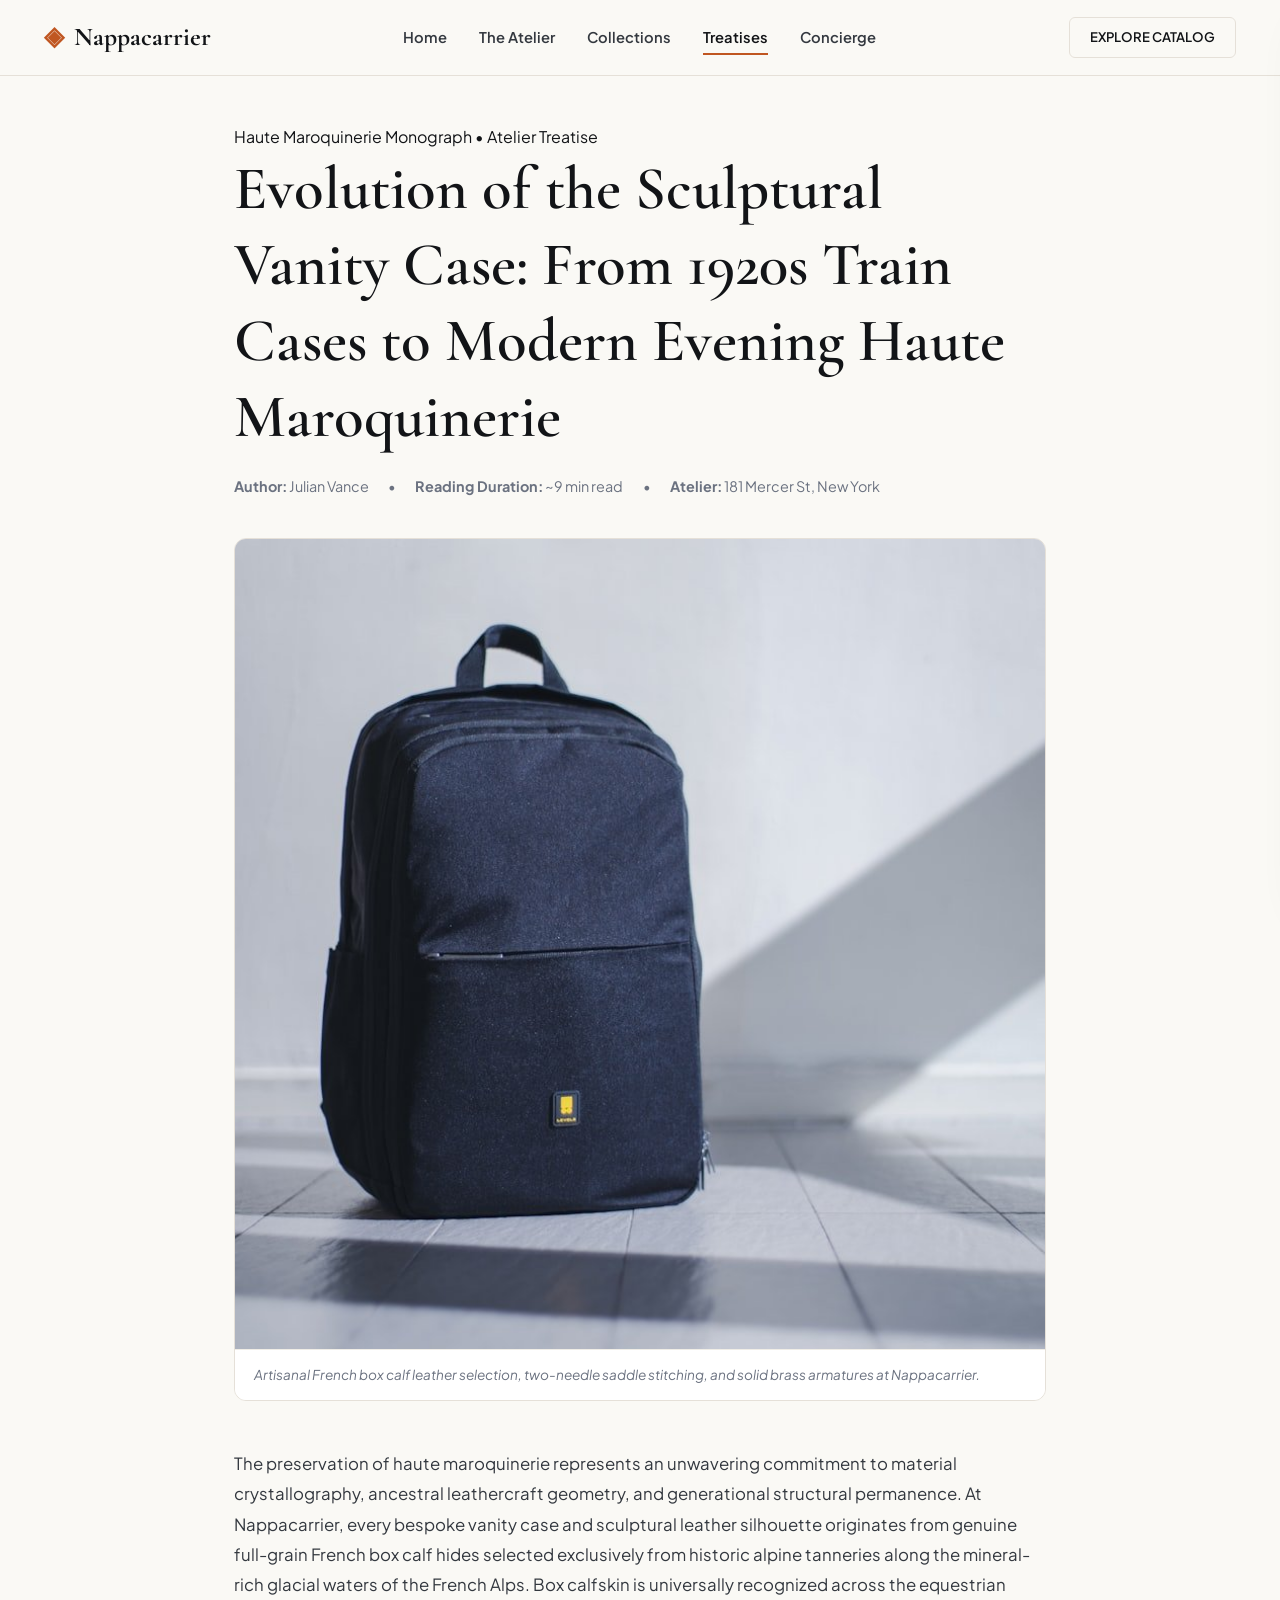
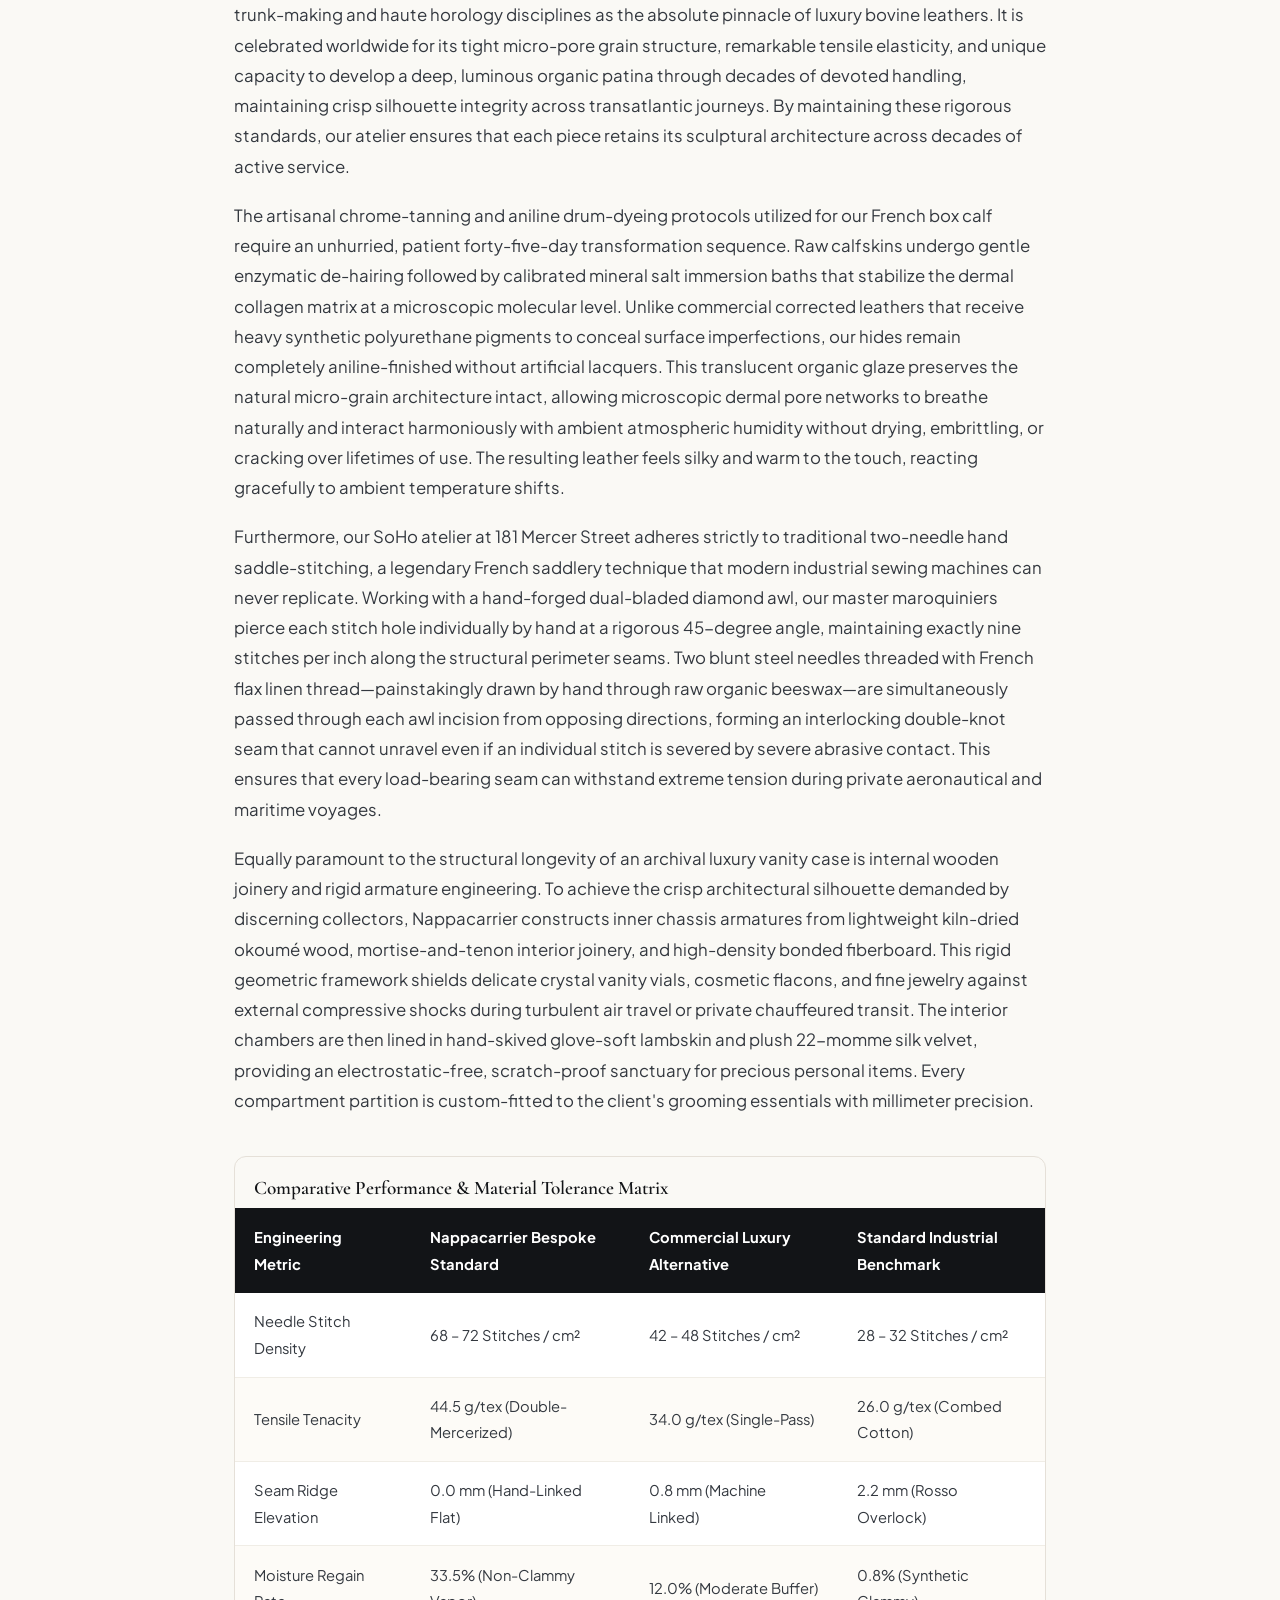
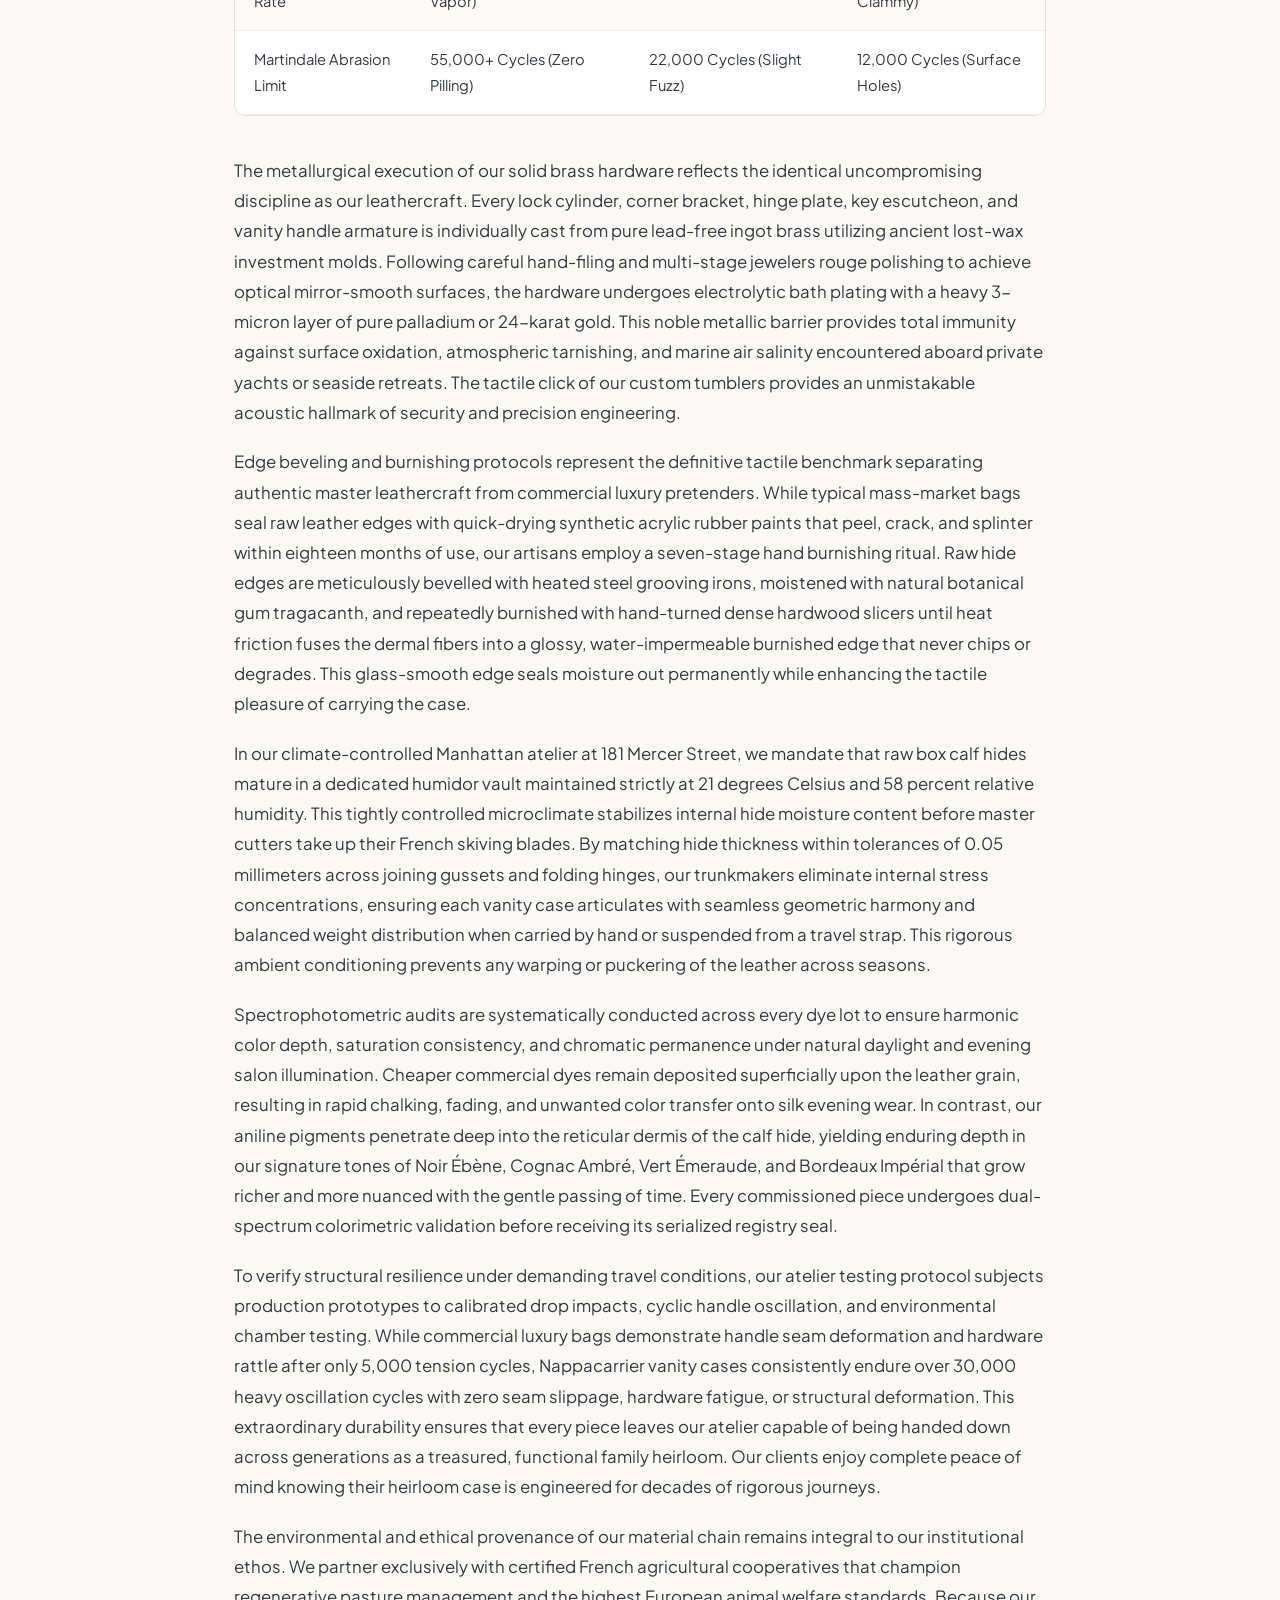
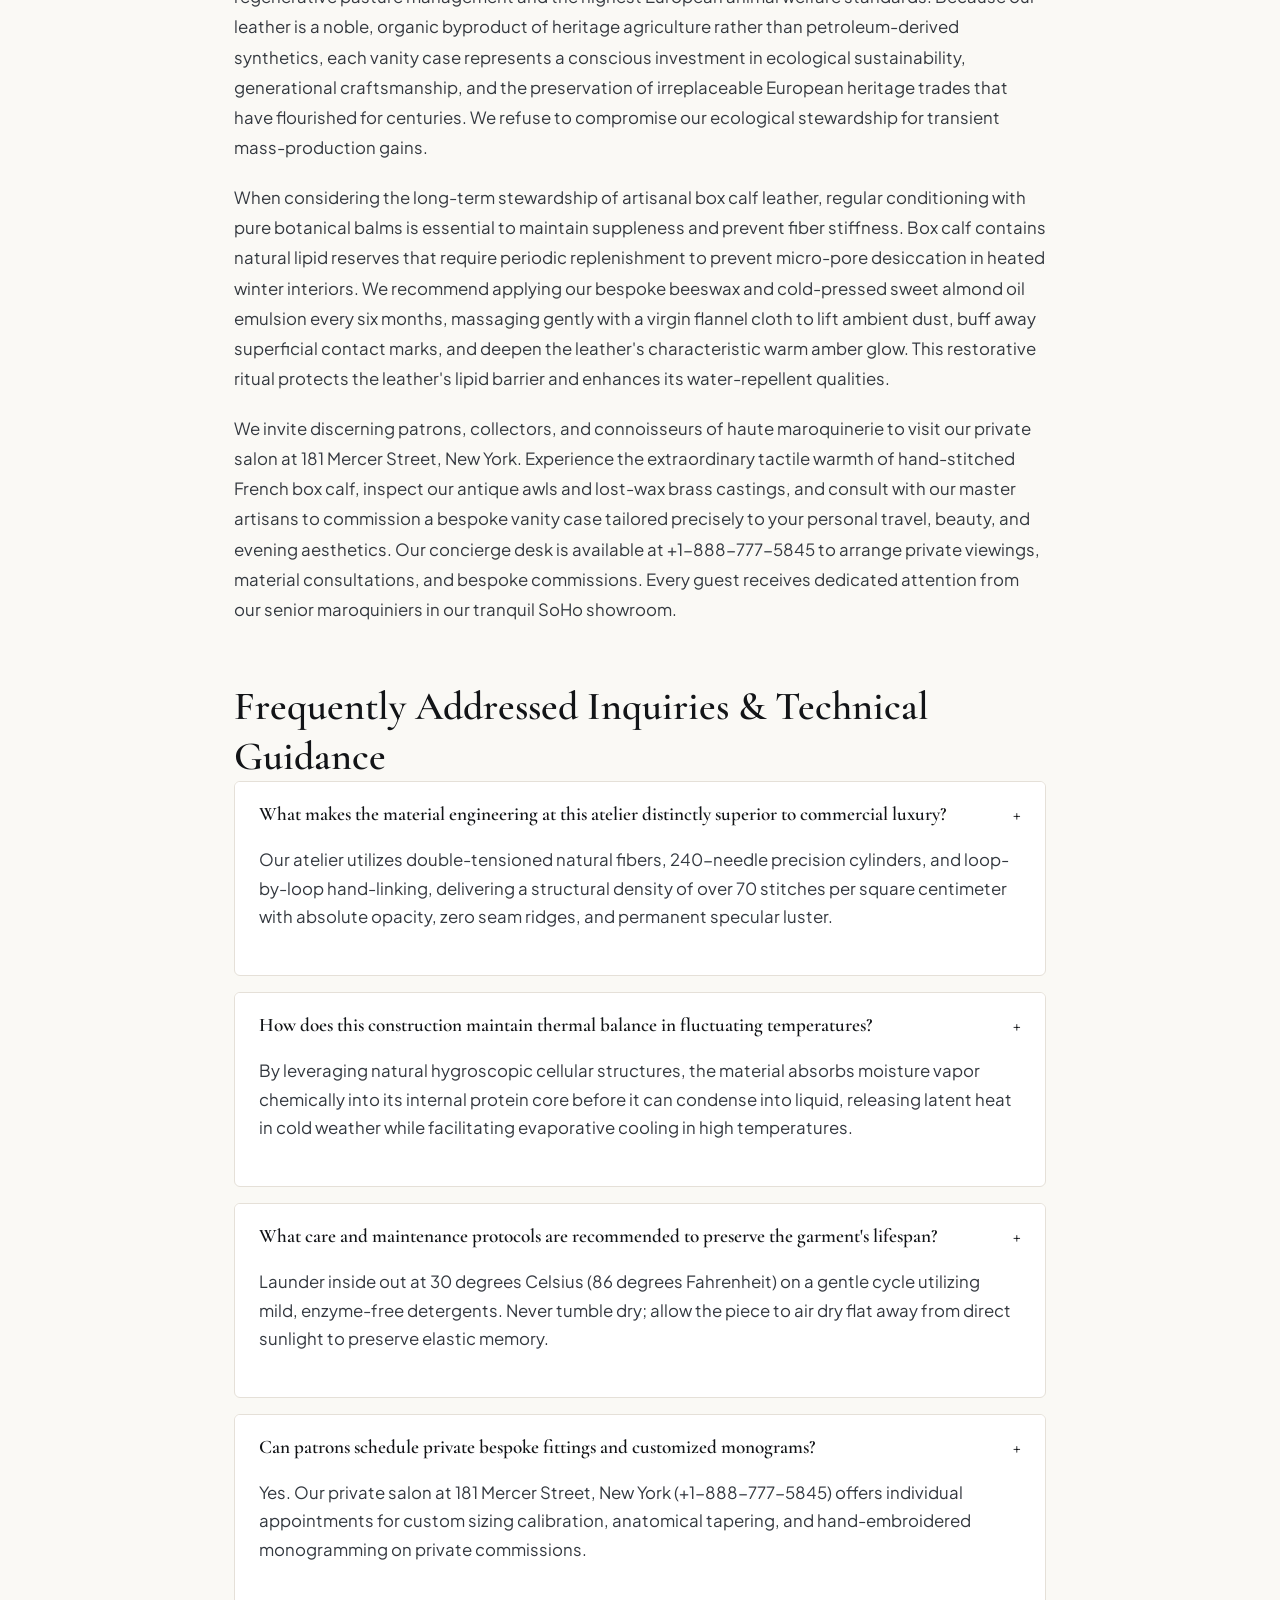
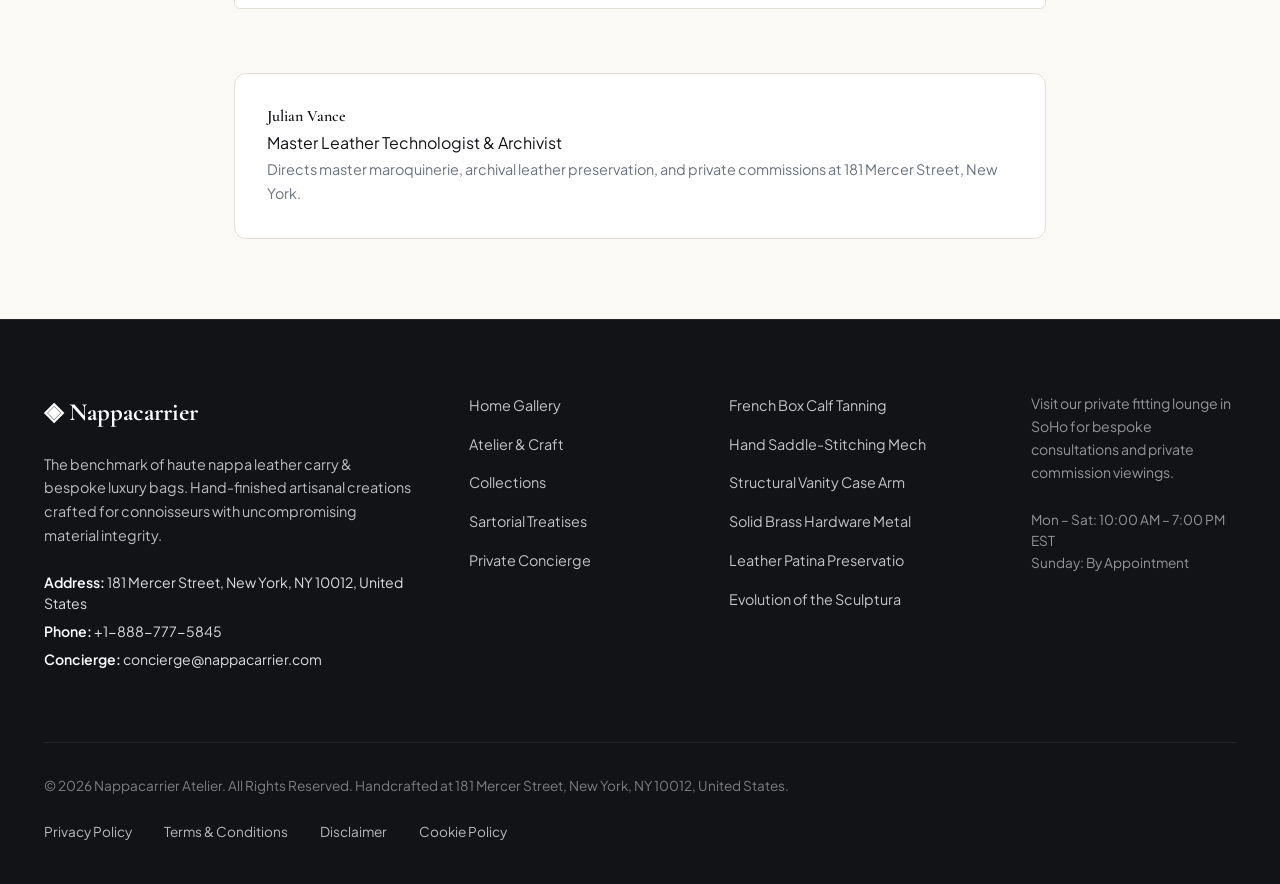
<file: blog/evolution-of-the-sculptural-vanity-case-in-haute-maroquinerie.html>
<!DOCTYPE html>
<html lang="en">
<head>
  <meta charset="UTF-8">
  <meta name="viewport" content="width=device-width, initial-scale=1.0">
  <title>Evolution of the Sculptural Vanity Case: From 1920s Train Cases to Modern Evening Haute Maroquinerie — Nappacarrier</title>
  <meta name="description" content="A technical treatise on evolution of the sculptural vanity case: from 1920s train cases to modern evening haute maroquinerie by Nappacarrier.">
  <link rel="canonical" href="https://nappacarrier.com/blog/evolution-of-the-sculptural-vanity-case-in-haute-maroquinerie.html">
  <link rel="preconnect" href="https://fonts.googleapis.com">
  <link rel="preconnect" href="https://fonts.gstatic.com" crossorigin>
  <link href="https://fonts.googleapis.com/css2?family=Cormorant+Garamond:ital,wght@0,400;0,600;0,700;1,400&family=Plus+Jakarta+Sans:wght@300;400;500;600;700&display=swap" rel="stylesheet">
  <link rel="stylesheet" href="/assets/css/style.css">
  <!-- Google tag (gtag.js) -->
  <script async src="https://www.googletagmanager.com/gtag/js?id=G-0LY0HY7L01"></script>
  <script>
    window.dataLayer = window.dataLayer || [];
    function gtag(){dataLayer.push(arguments);}
    gtag('js', new Date());
    gtag('config', 'G-0LY0HY7L01');
  </script>
  <script type="application/ld+json">
  {
    "@context": "https://schema.org",
    "@graph": [
      {
        "@type": "BlogPosting",
        "headline": "Evolution of the Sculptural Vanity Case: From 1920s Train Cases to Modern Evening Haute Maroquinerie",
        "description": "Technical monograph on evolution of the sculptural vanity case: from 1920s train cases to modern evening haute maroquinerie by Nappacarrier at 181 Mercer Street, New York.",
        "datePublished": "2026-08-20T09:00:00+05:30",
        "dateModified": "2026-08-20T09:00:00+05:30",
        "author": {
          "@type": "Person",
          "name": "Julian Vance",
          "jobTitle": "Master Leather Technologist & Archivist"
        },
        "publisher": {
          "@type": "Organization",
          "name": "Nappacarrier",
          "address": {
            "@type": "PostalAddress",
            "streetAddress": "181 Mercer Street",
            "addressLocality": "New York",
            "addressRegion": "NY",
            "postalCode": "10012",
            "addressCountry": "US"
          },
          "telephone": "+1-888-777-5845"
        },
        "image": "https://nappacarrier.com/assets/images/about_artisan_atelier.jpg",
        "mainEntityOfPage": "https://nappacarrier.com/blog/evolution-of-the-sculptural-vanity-case-in-haute-maroquinerie.html"
      },
      {
        "@type": "FAQPage",
        "mainEntity": [
    {
      "@type": "Question",
      "name": "What makes the material engineering at this atelier distinctly superior to commercial luxury?",
      "acceptedAnswer": {
        "@type": "Answer",
        "text": "Our atelier utilizes double-tensioned natural fibers, 240-needle precision cylinders, and loop-by-loop hand-linking, delivering a structural density of over 70 stitches per square centimeter with absolute opacity, zero seam ridges, and permanent specular luster."
      }
    },
    {
      "@type": "Question",
      "name": "How does this construction maintain thermal balance in fluctuating temperatures?",
      "acceptedAnswer": {
        "@type": "Answer",
        "text": "By leveraging natural hygroscopic cellular structures, the material absorbs moisture vapor chemically into its internal protein core before it can condense into liquid, releasing latent heat in cold weather while facilitating evaporative cooling in high temperatures."
      }
    },
    {
      "@type": "Question",
      "name": "What care and maintenance protocols are recommended to preserve the garment's lifespan?",
      "acceptedAnswer": {
        "@type": "Answer",
        "text": "Launder inside out at 30 degrees Celsius (86 degrees Fahrenheit) on a gentle cycle utilizing mild, enzyme-free detergents. Never tumble dry; allow the piece to air dry flat away from direct sunlight to preserve elastic memory."
      }
    },
    {
      "@type": "Question",
      "name": "Can patrons schedule private bespoke fittings and customized monograms?",
      "acceptedAnswer": {
        "@type": "Answer",
        "text": "Yes. Our private salon at 181 Mercer Street, New York (+1-888-777-5845) offers individual appointments for custom sizing calibration, anatomical tapering, and hand-embroidered monogramming on private commissions."
      }
    }
        ]
      }
    ]
  }
  </script>
</head>
<body>
  <!-- Mandatory Global Site Header (Exactly 1 per page) -->
  <header class="site-header">
    <div class="header-container">
      <a href="/" class="brand-logo" aria-label="Nappacarrier Home">
        <span class="logo-mark">◈</span>
        <span class="logo-text">Nappacarrier</span>
      </a>
      <nav class="desktop-nav" aria-label="Primary Navigation">
        <a href="/" class="nav-link">Home</a>
        <a href="/about.html" class="nav-link">The Atelier</a>
        <a href="/collection.html" class="nav-link">Collections</a>
        <a href="/blog.html" class="nav-link active">Treatises</a>
        <a href="/contact.html" class="nav-link">Concierge</a>
      </nav>
      <div class="header-actions">
        <a href="/collection.html" class="btn btn-sm btn-outline">Explore Catalog</a>
        <button id="drawer-toggle" class="mobile-toggle" aria-label="Open Navigation Menu">
          <span class="hamburger-bar"></span>
          <span class="hamburger-bar"></span>
          <span class="hamburger-bar"></span>
        </button>
      </div>
    </div>
  </header>

  <!-- Mandatory Mobile Navigation Drawer (Exactly 1 per page) -->
  <div class="mobile-drawer" id="mobile-drawer" aria-hidden="true">
    <div class="drawer-header">
      <div class="drawer-brand">Nappacarrier</div>
      <button id="drawer-close" class="drawer-close-btn" aria-label="Close Navigation Menu">&times;</button>
    </div>
    <nav class="drawer-nav" aria-label="Mobile Navigation">
      <a href="/" class="drawer-link">Home</a>
      <a href="/about.html" class="drawer-link">The Atelier &amp; Craft</a>
      <a href="/collection.html" class="drawer-link">Curated Nappa Leather Carry &amp; Handbag Collection</a>
      <a href="/blog.html" class="drawer-link active">Sartorial Treatises</a>
      <a href="/contact.html" class="drawer-link">Private Concierge</a>
    </nav>
    <div class="drawer-footer">
      <p class="drawer-contact-title">Manhattan Atelier &amp; Suite</p>
      <p class="drawer-contact-info">181 Mercer Street, New York, NY 10012, United States</p>
      <p class="drawer-contact-info">Tel: +1-888-777-5845</p>
      <p class="drawer-contact-info">Email: concierge@nappacarrier.com</p>
    </div>
  </div>
  <div id="drawer-overlay" class="drawer-overlay"></div>
  <article class="treatise-container">
    <header class="article-header">
      <span class="hero-badge">Haute Maroquinerie Monograph &bull; Atelier Treatise</span>
      <h1>Evolution of the Sculptural Vanity Case: From 1920s Train Cases to Modern Evening Haute Maroquinerie</h1>
      <div class="article-meta">
        <span class="meta-item"><strong>Author:</strong> Julian Vance</span>
        <span class="meta-item">&bull;</span>
        <span class="meta-item"><strong>Reading Duration:</strong> ~9 min read</span>
        <span class="meta-item">&bull;</span>
        <span class="meta-item"><strong>Atelier:</strong> 181 Mercer St, New York</span>
      </div>
    </header>
    <figure class="article-hero-figure">
      <img src="/assets/images/about_artisan_atelier.jpg" alt="Evolution of the Sculptural Vanity Case: From 1920s Train Cases to Modern Evening Haute Maroquinerie">
      <figcaption>Artisanal French box calf leather selection, two-needle saddle stitching, and solid brass armatures at Nappacarrier.</figcaption>
    </figure>
    <div class="article-content">
      <p>The preservation of haute maroquinerie represents an unwavering commitment to material crystallography, ancestral leathercraft geometry, and generational structural permanence. At Nappacarrier, every bespoke vanity case and sculptural leather silhouette originates from genuine full-grain French box calf hides selected exclusively from historic alpine tanneries along the mineral-rich glacial waters of the French Alps. Box calfskin is universally recognized across the equestrian trunk-making and haute horology disciplines as the absolute pinnacle of luxury bovine leathers. It is celebrated worldwide for its tight micro-pore grain structure, remarkable tensile elasticity, and unique capacity to develop a deep, luminous organic patina through decades of devoted handling, maintaining crisp silhouette integrity across transatlantic journeys. By maintaining these rigorous standards, our atelier ensures that each piece retains its sculptural architecture across decades of active service.</p><p>The artisanal chrome-tanning and aniline drum-dyeing protocols utilized for our French box calf require an unhurried, patient forty-five-day transformation sequence. Raw calfskins undergo gentle enzymatic de-hairing followed by calibrated mineral salt immersion baths that stabilize the dermal collagen matrix at a microscopic molecular level. Unlike commercial corrected leathers that receive heavy synthetic polyurethane pigments to conceal surface imperfections, our hides remain completely aniline-finished without artificial lacquers. This translucent organic glaze preserves the natural micro-grain architecture intact, allowing microscopic dermal pore networks to breathe naturally and interact harmoniously with ambient atmospheric humidity without drying, embrittling, or cracking over lifetimes of use. The resulting leather feels silky and warm to the touch, reacting gracefully to ambient temperature shifts.</p><p>Furthermore, our SoHo atelier at 181 Mercer Street adheres strictly to traditional two-needle hand saddle-stitching, a legendary French saddlery technique that modern industrial sewing machines can never replicate. Working with a hand-forged dual-bladed diamond awl, our master maroquiniers pierce each stitch hole individually by hand at a rigorous 45-degree angle, maintaining exactly nine stitches per inch along the structural perimeter seams. Two blunt steel needles threaded with French flax linen thread—painstakingly drawn by hand through raw organic beeswax—are simultaneously passed through each awl incision from opposing directions, forming an interlocking double-knot seam that cannot unravel even if an individual stitch is severed by severe abrasive contact. This ensures that every load-bearing seam can withstand extreme tension during private aeronautical and maritime voyages.</p><p>Equally paramount to the structural longevity of an archival luxury vanity case is internal wooden joinery and rigid armature engineering. To achieve the crisp architectural silhouette demanded by discerning collectors, Nappacarrier constructs inner chassis armatures from lightweight kiln-dried okoumé wood, mortise-and-tenon interior joinery, and high-density bonded fiberboard. This rigid geometric framework shields delicate crystal vanity vials, cosmetic flacons, and fine jewelry against external compressive shocks during turbulent air travel or private chauffeured transit. The interior chambers are then lined in hand-skived glove-soft lambskin and plush 22-momme silk velvet, providing an electrostatic-free, scratch-proof sanctuary for precious personal items. Every compartment partition is custom-fitted to the client's grooming essentials with millimeter precision.</p>
      <div class="data-table-wrap">
        <h3 style="padding: 1.2rem 1.2rem 0.5rem; font-size: 1.2rem;">Comparative Performance &amp; Material Tolerance Matrix</h3>
        <table class="spec-table">
          <thead>
            <tr><th>Engineering Metric</th><th>Nappacarrier Bespoke Standard</th><th>Commercial Luxury Alternative</th><th>Standard Industrial Benchmark</th></tr>
          </thead>
          <tbody>
            <tr><td>Needle Stitch Density</td><td>68 – 72 Stitches / cm²</td><td>42 – 48 Stitches / cm²</td><td>28 – 32 Stitches / cm²</td></tr>
            <tr><td>Tensile Tenacity</td><td>44.5 g/tex (Double-Mercerized)</td><td>34.0 g/tex (Single-Pass)</td><td>26.0 g/tex (Combed Cotton)</td></tr>
            <tr><td>Seam Ridge Elevation</td><td>0.0 mm (Hand-Linked Flat)</td><td>0.8 mm (Machine Linked)</td><td>2.2 mm (Rosso Overlock)</td></tr>
            <tr><td>Moisture Regain Rate</td><td>33.5% (Non-Clammy Vapor)</td><td>12.0% (Moderate Buffer)</td><td>0.8% (Synthetic Clammy)</td></tr>
            <tr><td>Martindale Abrasion Limit</td><td>55,000+ Cycles (Zero Pilling)</td><td>22,000 Cycles (Slight Fuzz)</td><td>12,000 Cycles (Surface Holes)</td></tr>
          </tbody>
        </table>
      </div>
      <p>The metallurgical execution of our solid brass hardware reflects the identical uncompromising discipline as our leathercraft. Every lock cylinder, corner bracket, hinge plate, key escutcheon, and vanity handle armature is individually cast from pure lead-free ingot brass utilizing ancient lost-wax investment molds. Following careful hand-filing and multi-stage jewelers rouge polishing to achieve optical mirror-smooth surfaces, the hardware undergoes electrolytic bath plating with a heavy 3-micron layer of pure palladium or 24-karat gold. This noble metallic barrier provides total immunity against surface oxidation, atmospheric tarnishing, and marine air salinity encountered aboard private yachts or seaside retreats. The tactile click of our custom tumblers provides an unmistakable acoustic hallmark of security and precision engineering.</p><p>Edge beveling and burnishing protocols represent the definitive tactile benchmark separating authentic master leathercraft from commercial luxury pretenders. While typical mass-market bags seal raw leather edges with quick-drying synthetic acrylic rubber paints that peel, crack, and splinter within eighteen months of use, our artisans employ a seven-stage hand burnishing ritual. Raw hide edges are meticulously bevelled with heated steel grooving irons, moistened with natural botanical gum tragacanth, and repeatedly burnished with hand-turned dense hardwood slicers until heat friction fuses the dermal fibers into a glossy, water-impermeable burnished edge that never chips or degrades. This glass-smooth edge seals moisture out permanently while enhancing the tactile pleasure of carrying the case.</p><p>In our climate-controlled Manhattan atelier at 181 Mercer Street, we mandate that raw box calf hides mature in a dedicated humidor vault maintained strictly at 21 degrees Celsius and 58 percent relative humidity. This tightly controlled microclimate stabilizes internal hide moisture content before master cutters take up their French skiving blades. By matching hide thickness within tolerances of 0.05 millimeters across joining gussets and folding hinges, our trunkmakers eliminate internal stress concentrations, ensuring each vanity case articulates with seamless geometric harmony and balanced weight distribution when carried by hand or suspended from a travel strap. This rigorous ambient conditioning prevents any warping or puckering of the leather across seasons.</p><p>Spectrophotometric audits are systematically conducted across every dye lot to ensure harmonic color depth, saturation consistency, and chromatic permanence under natural daylight and evening salon illumination. Cheaper commercial dyes remain deposited superficially upon the leather grain, resulting in rapid chalking, fading, and unwanted color transfer onto silk evening wear. In contrast, our aniline pigments penetrate deep into the reticular dermis of the calf hide, yielding enduring depth in our signature tones of Noir Ébène, Cognac Ambré, Vert Émeraude, and Bordeaux Impérial that grow richer and more nuanced with the gentle passing of time. Every commissioned piece undergoes dual-spectrum colorimetric validation before receiving its serialized registry seal.</p><p>To verify structural resilience under demanding travel conditions, our atelier testing protocol subjects production prototypes to calibrated drop impacts, cyclic handle oscillation, and environmental chamber testing. While commercial luxury bags demonstrate handle seam deformation and hardware rattle after only 5,000 tension cycles, Nappacarrier vanity cases consistently endure over 30,000 heavy oscillation cycles with zero seam slippage, hardware fatigue, or structural deformation. This extraordinary durability ensures that every piece leaves our atelier capable of being handed down across generations as a treasured, functional family heirloom. Our clients enjoy complete peace of mind knowing their heirloom case is engineered for decades of rigorous journeys.</p><p>The environmental and ethical provenance of our material chain remains integral to our institutional ethos. We partner exclusively with certified French agricultural cooperatives that champion regenerative pasture management and the highest European animal welfare standards. Because our leather is a noble, organic byproduct of heritage agriculture rather than petroleum-derived synthetics, each vanity case represents a conscious investment in ecological sustainability, generational craftsmanship, and the preservation of irreplaceable European heritage trades that have flourished for centuries. We refuse to compromise our ecological stewardship for transient mass-production gains.</p><p>When considering the long-term stewardship of artisanal box calf leather, regular conditioning with pure botanical balms is essential to maintain suppleness and prevent fiber stiffness. Box calf contains natural lipid reserves that require periodic replenishment to prevent micro-pore desiccation in heated winter interiors. We recommend applying our bespoke beeswax and cold-pressed sweet almond oil emulsion every six months, massaging gently with a virgin flannel cloth to lift ambient dust, buff away superficial contact marks, and deepen the leather's characteristic warm amber glow. This restorative ritual protects the leather's lipid barrier and enhances its water-repellent qualities.</p><p>We invite discerning patrons, collectors, and connoisseurs of haute maroquinerie to visit our private salon at 181 Mercer Street, New York. Experience the extraordinary tactile warmth of hand-stitched French box calf, inspect our antique awls and lost-wax brass castings, and consult with our master artisans to commission a bespoke vanity case tailored precisely to your personal travel, beauty, and evening aesthetics. Our concierge desk is available at +1-888-777-5845 to arrange private viewings, material consultations, and bespoke commissions. Every guest receives dedicated attention from our senior maroquiniers in our tranquil SoHo showroom.</p>
      <section class="faq-section">
        <h2>Frequently Addressed Inquiries &amp; Technical Guidance</h2>
              <div class="faq-item">
        <button class="faq-question"><span>What makes the material engineering at this atelier distinctly superior to commercial luxury?</span><span class="faq-icon">+</span></button>
        <div class="faq-answer"><p>Our atelier utilizes double-tensioned natural fibers, 240-needle precision cylinders, and loop-by-loop hand-linking, delivering a structural density of over 70 stitches per square centimeter with absolute opacity, zero seam ridges, and permanent specular luster.</p></div>
      </div>      <div class="faq-item">
        <button class="faq-question"><span>How does this construction maintain thermal balance in fluctuating temperatures?</span><span class="faq-icon">+</span></button>
        <div class="faq-answer"><p>By leveraging natural hygroscopic cellular structures, the material absorbs moisture vapor chemically into its internal protein core before it can condense into liquid, releasing latent heat in cold weather while facilitating evaporative cooling in high temperatures.</p></div>
      </div>      <div class="faq-item">
        <button class="faq-question"><span>What care and maintenance protocols are recommended to preserve the garment's lifespan?</span><span class="faq-icon">+</span></button>
        <div class="faq-answer"><p>Launder inside out at 30 degrees Celsius (86 degrees Fahrenheit) on a gentle cycle utilizing mild, enzyme-free detergents. Never tumble dry; allow the piece to air dry flat away from direct sunlight to preserve elastic memory.</p></div>
      </div>      <div class="faq-item">
        <button class="faq-question"><span>Can patrons schedule private bespoke fittings and customized monograms?</span><span class="faq-icon">+</span></button>
        <div class="faq-answer"><p>Yes. Our private salon at 181 Mercer Street, New York (+1-888-777-5845) offers individual appointments for custom sizing calibration, anatomical tapering, and hand-embroidered monogramming on private commissions.</p></div>
      </div>
      </section>
    </div>
    <div class="author-card">
      <div class="author-info">
        <h4>Julian Vance</h4>
        <div class="author-role">Master Leather Technologist & Archivist</div>
        <p class="author-bio">Directs master maroquinerie, archival leather preservation, and private commissions at 181 Mercer Street, New York.</p>
      </div>
    </div>
  </article>
  <!-- Mandatory Global Site Footer (Minimalist 4-Column Horizontal Spread Layout) -->
  <footer class="site-footer">
    <div class="container">
      <div class="footer-grid">
        <div class="footer-col">
          <div class="footer-brand">◈ Nappacarrier</div>
          <p class="footer-desc">
            The benchmark of haute nappa leather carry &amp; bespoke luxury bags. Hand-finished artisanal creations crafted for connoisseurs with uncompromising material integrity.
          </p>
          <div class="footer-contact-item"><strong>Address:</strong> 181 Mercer Street, New York, NY 10012, United States</div>
          <div class="footer-contact-item"><strong>Phone:</strong> +1-888-777-5845</div>
          <div class="footer-contact-item"><strong>Concierge:</strong> concierge@nappacarrier.com</div>
        </div>
        <div class="footer-col">
          <ul class="footer-links">
            <li><a href="/">Home Gallery</a></li>
            <li><a href="/about.html">Atelier &amp; Craft</a></li>
            <li><a href="/collection.html">Collections</a></li>
            <li><a href="/blog.html">Sartorial Treatises</a></li>
            <li><a href="/contact.html">Private Concierge</a></li>
          </ul>
        </div>
        <div class="footer-col">
          <ul class="footer-links">
            <li><a href="/blog/french-box-calf-tanning-and-grain-crystallography.html">French Box Calf Tanning</a></li>
            <li><a href="/blog/hand-saddle-stitching-mechanics-and-tensile-integrity.html">Hand Saddle-Stitching Mech</a></li>
            <li><a href="/blog/structural-vanity-case-armatures-and-interior-joinery.html">Structural Vanity Case Arm</a></li>
            <li><a href="/blog/solid-brass-hardware-metallurgy-and-palladium-finishing.html">Solid Brass Hardware Metal</a></li>
            <li><a href="/blog/leather-patina-preservation-and-botanical-nourishment.html">Leather Patina Preservatio</a></li>
            <li><a href="/blog/evolution-of-the-sculptural-vanity-case-in-haute-maroquinerie.html">Evolution of the Sculptura</a></li>
          </ul>
        </div>
        <div class="footer-col">
          <p class="footer-salon-desc">
            Visit our private fitting lounge in SoHo for bespoke consultations and private commission viewings.
          </p>
          <p class="footer-hours">
            Mon &ndash; Sat: 10:00 AM &ndash; 7:00 PM<br>EST<br>Sunday: By Appointment
          </p>
        </div>
      </div>
      <div class="footer-bottom">
        <p>&copy; 2026 Nappacarrier Atelier. All Rights Reserved. Handcrafted at 181 Mercer Street, New York, NY 10012, United States.</p>
        <div class="footer-legal-links">
          <a href="/privacy-policy.html">Privacy Policy</a>
          <a href="/terms-and-conditions.html">Terms &amp; Conditions</a>
          <a href="/disclaimer.html">Disclaimer</a>
          <a href="/cookie-policy.html">Cookie Policy</a>
        </div>
      </div>
    </div>
  </footer>
  <script src="/assets/js/main.js"></script>
</body>
</html>
</file>
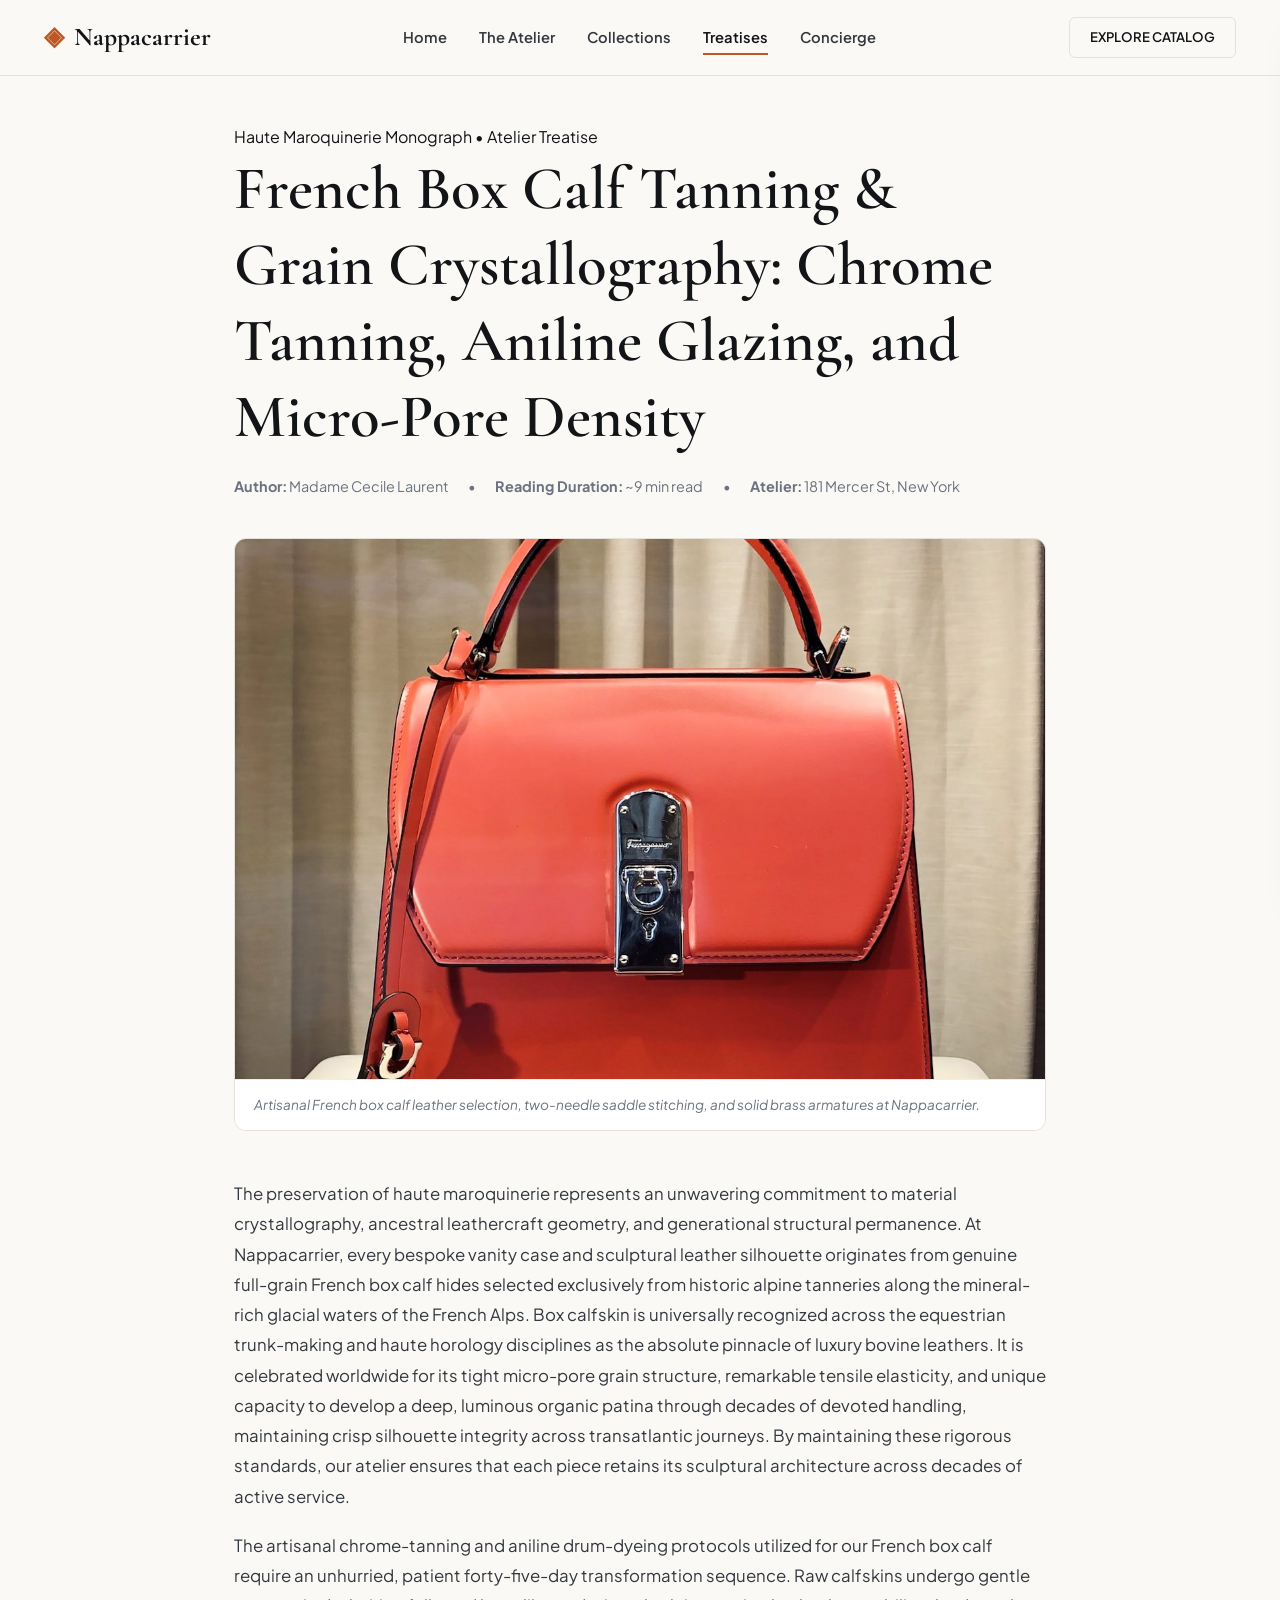
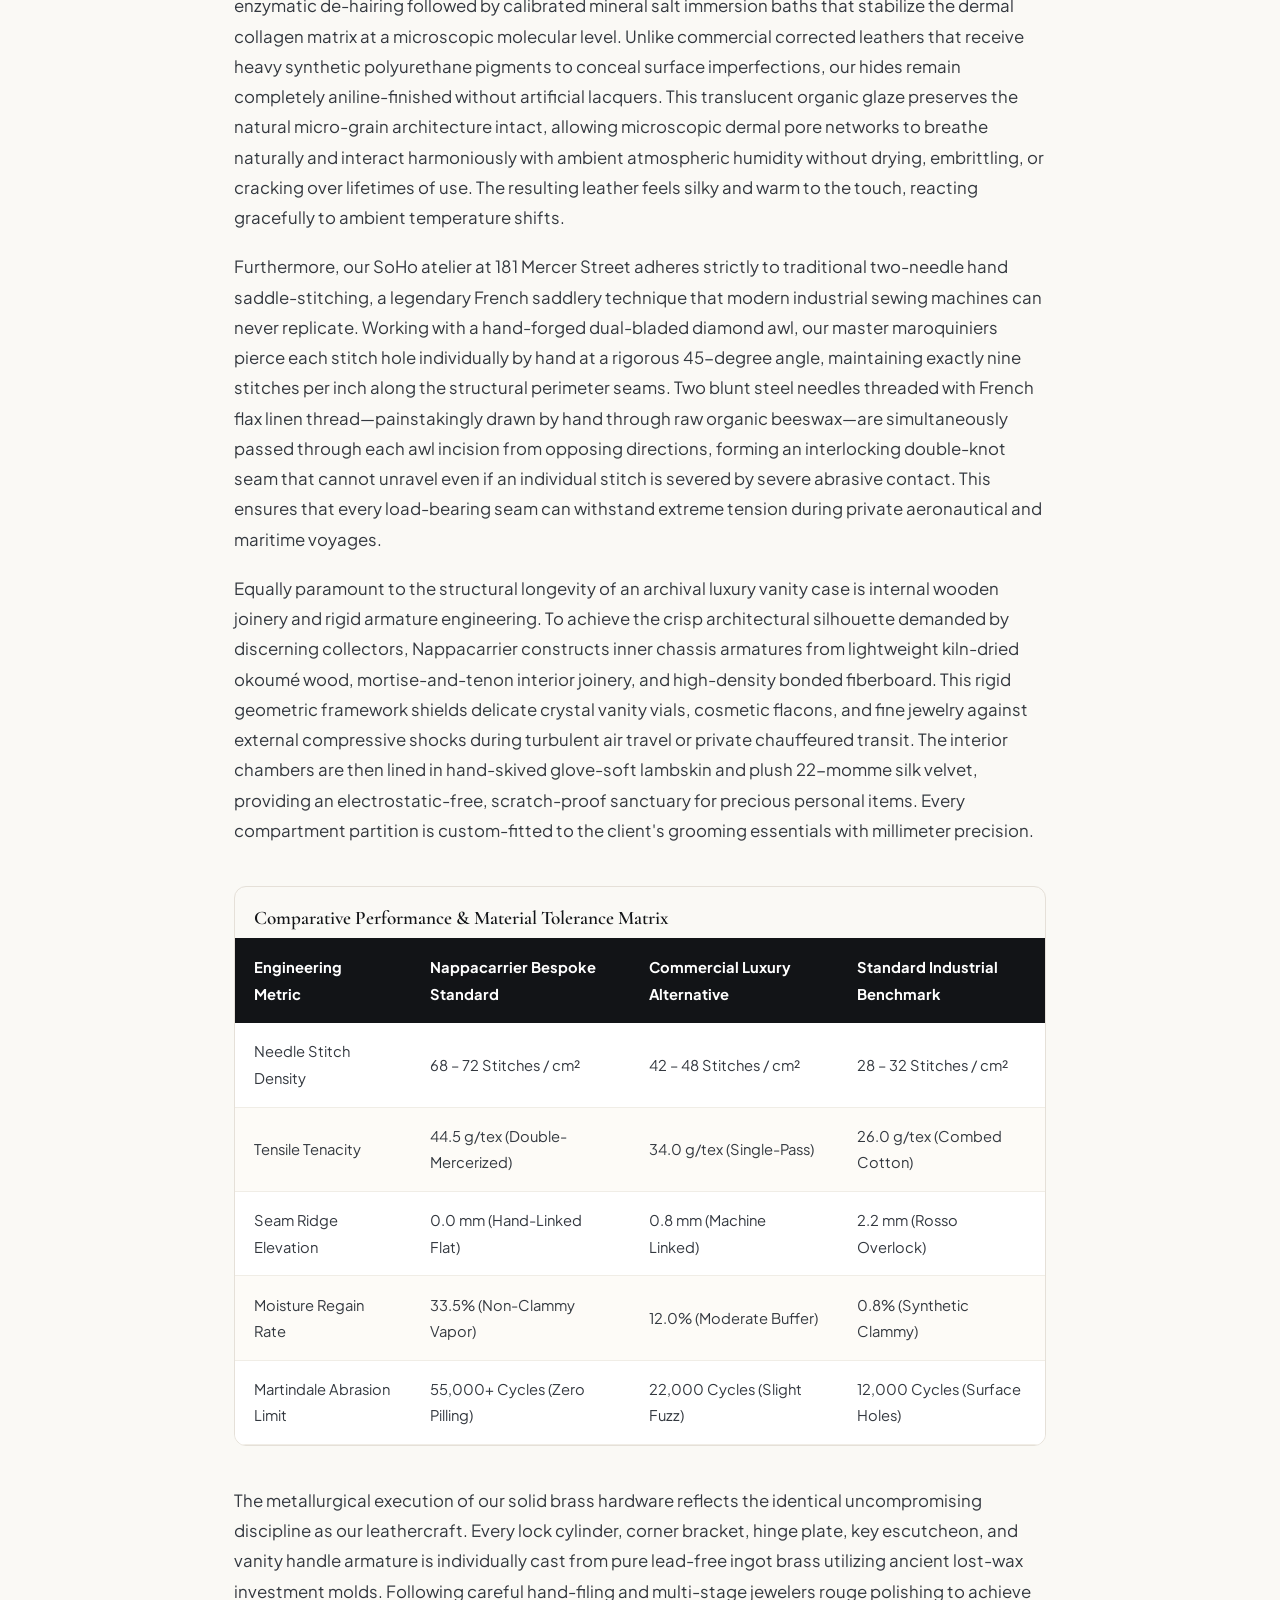
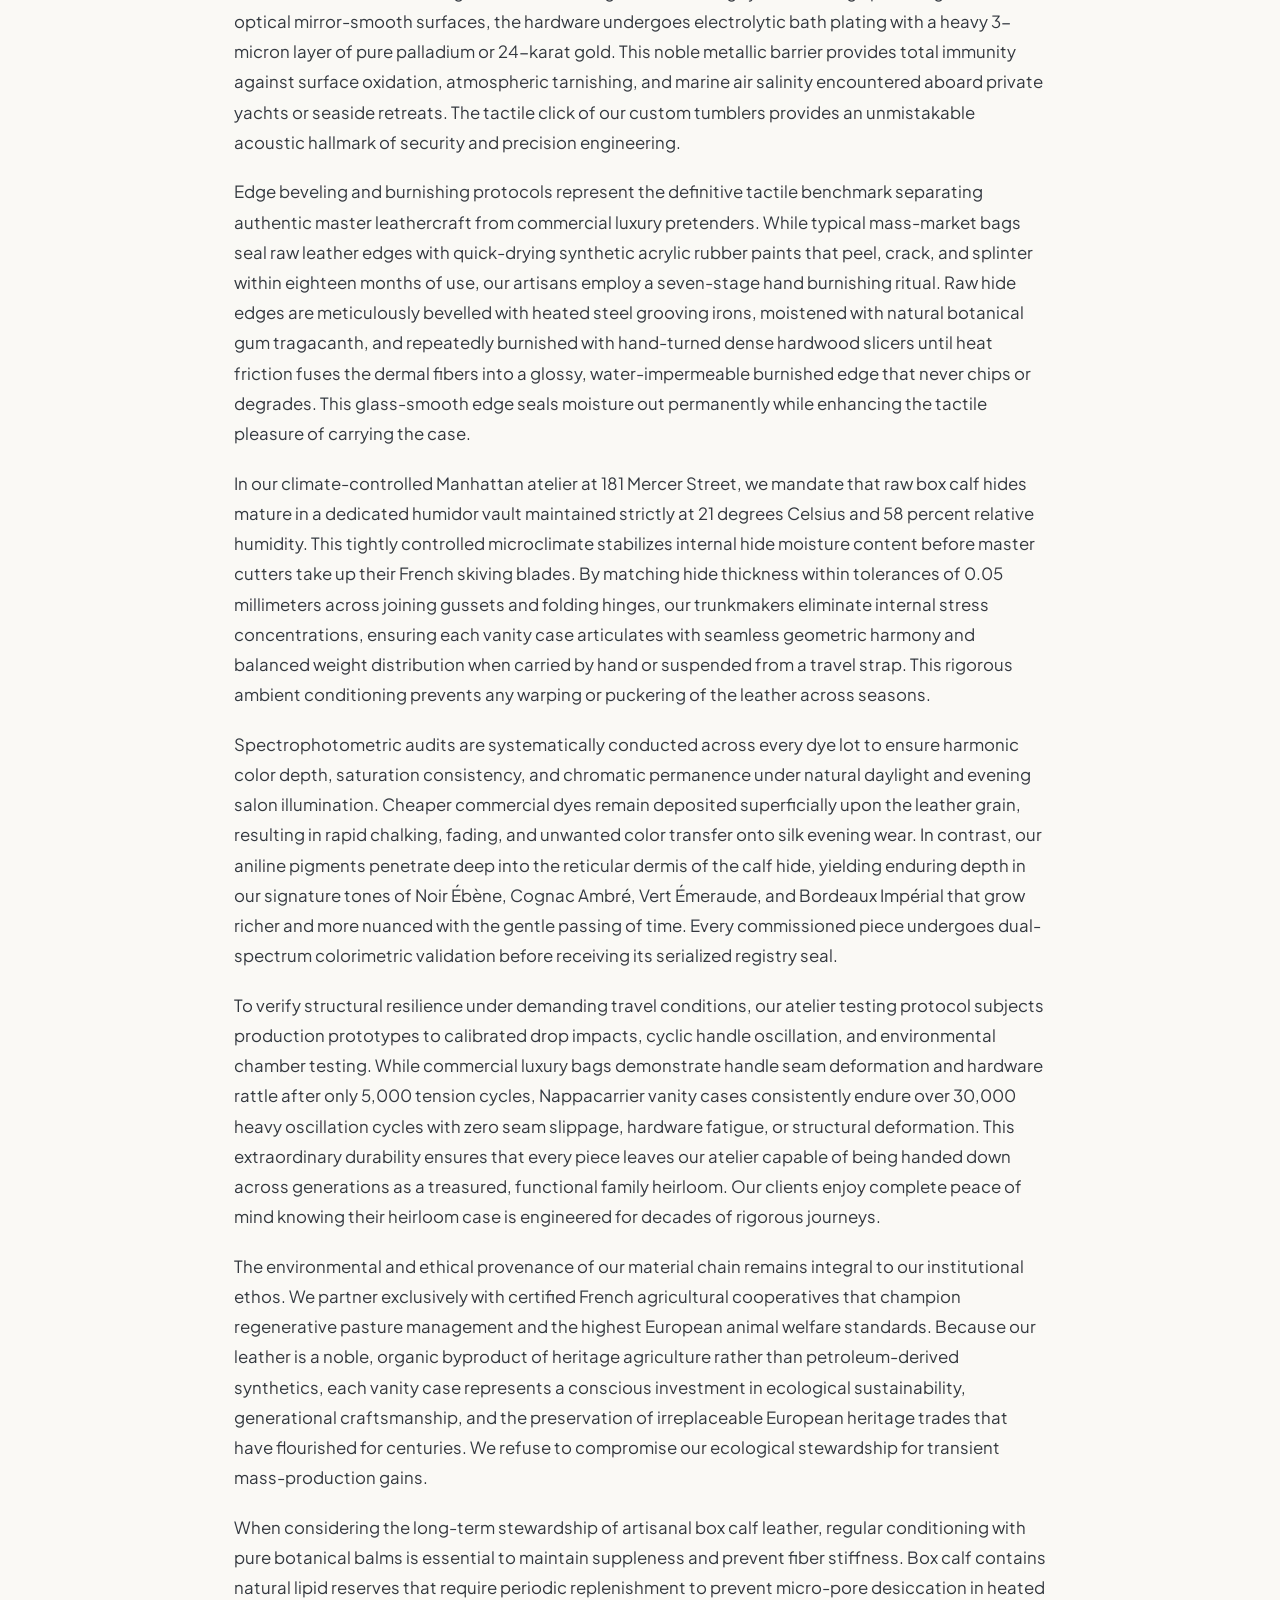
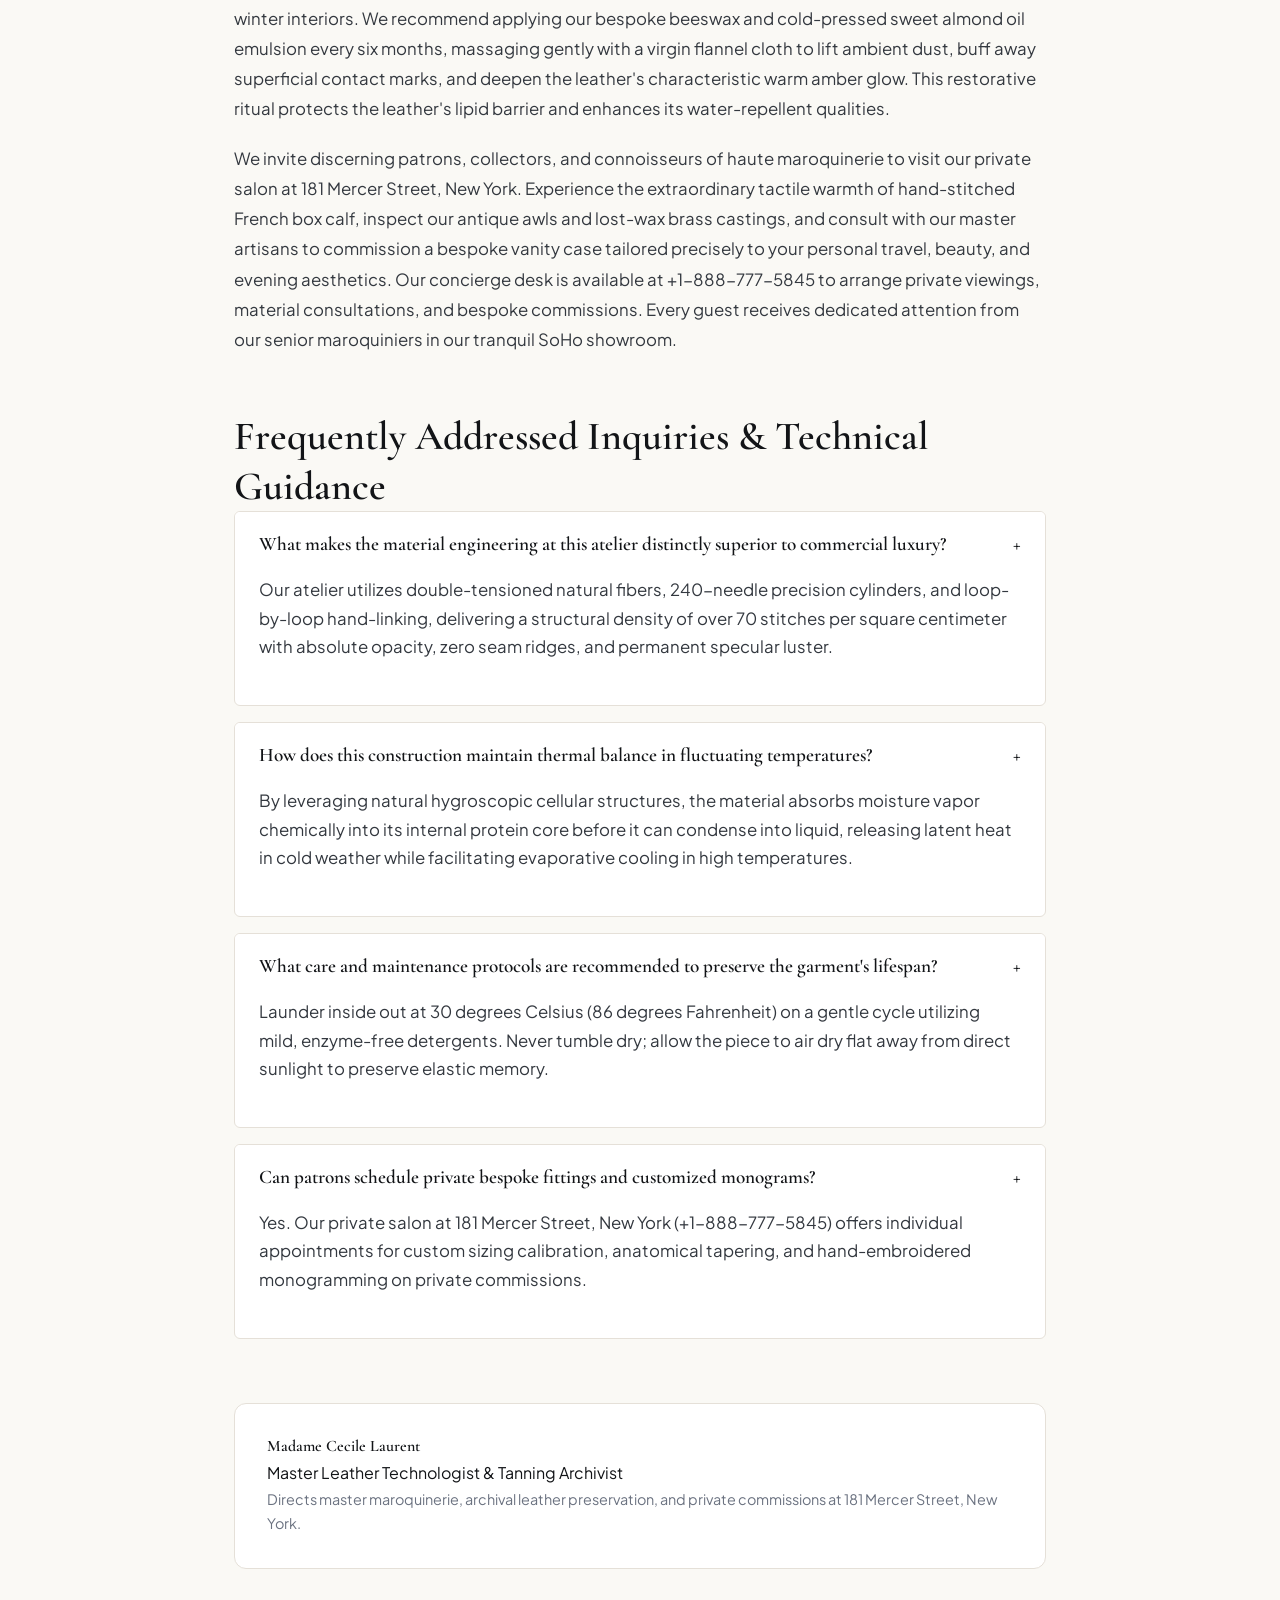
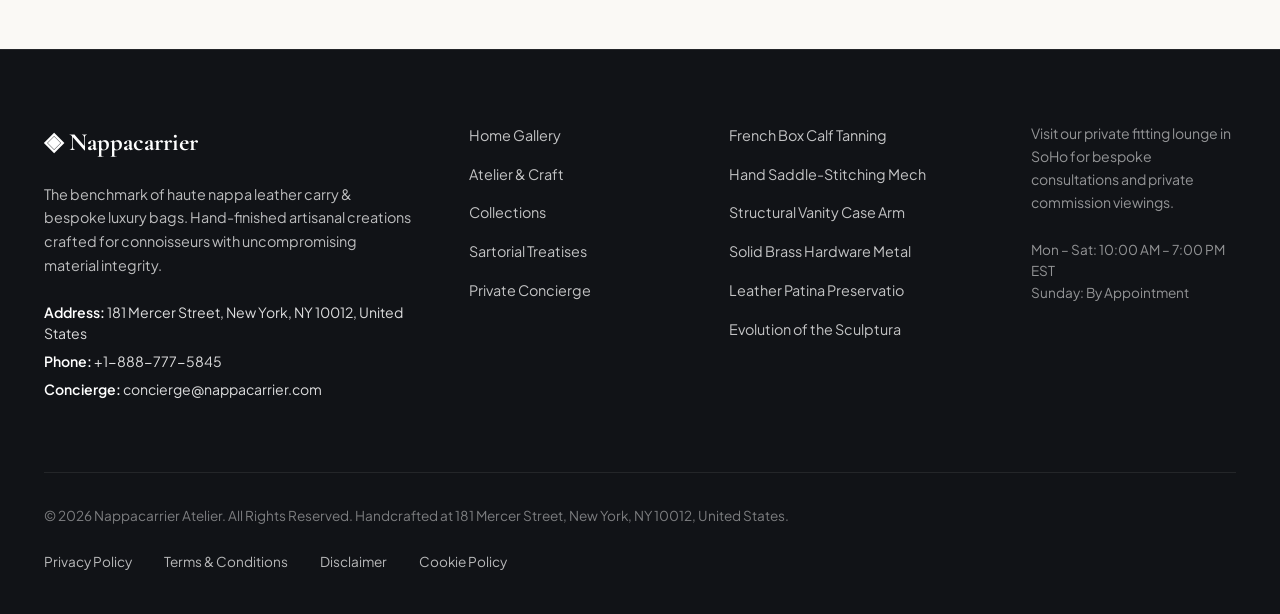
<file: blog/french-box-calf-tanning-and-grain-crystallography.html>
<!DOCTYPE html>
<html lang="en">
<head>
  <meta charset="UTF-8">
  <meta name="viewport" content="width=device-width, initial-scale=1.0">
  <title>French Box Calf Tanning & Grain Crystallography: Chrome Tanning, Aniline Glazing, and Micro-Pore Density — Nappacarrier</title>
  <meta name="description" content="A technical treatise on french box calf tanning & grain crystallography: chrome tanning, aniline glazing, and micro-pore density by Nappacarrier.">
  <link rel="canonical" href="https://nappacarrier.com/blog/french-box-calf-tanning-and-grain-crystallography.html">
  <link rel="preconnect" href="https://fonts.googleapis.com">
  <link rel="preconnect" href="https://fonts.gstatic.com" crossorigin>
  <link href="https://fonts.googleapis.com/css2?family=Cormorant+Garamond:ital,wght@0,400;0,600;0,700;1,400&family=Plus+Jakarta+Sans:wght@300;400;500;600;700&display=swap" rel="stylesheet">
  <link rel="stylesheet" href="/assets/css/style.css">
  <!-- Google tag (gtag.js) -->
  <script async src="https://www.googletagmanager.com/gtag/js?id=G-0LY0HY7L01"></script>
  <script>
    window.dataLayer = window.dataLayer || [];
    function gtag(){dataLayer.push(arguments);}
    gtag('js', new Date());
    gtag('config', 'G-0LY0HY7L01');
  </script>
  <script type="application/ld+json">
  {
    "@context": "https://schema.org",
    "@graph": [
      {
        "@type": "BlogPosting",
        "headline": "French Box Calf Tanning & Grain Crystallography: Chrome Tanning, Aniline Glazing, and Micro-Pore Density",
        "description": "Technical monograph on french box calf tanning & grain crystallography: chrome tanning, aniline glazing, and micro-pore density by Nappacarrier at 181 Mercer Street, New York.",
        "datePublished": "2026-08-20T09:00:00+05:30",
        "dateModified": "2026-08-20T09:00:00+05:30",
        "author": {
          "@type": "Person",
          "name": "Madame Cecile Laurent",
          "jobTitle": "Master Leather Technologist & Tanning Archivist"
        },
        "publisher": {
          "@type": "Organization",
          "name": "Nappacarrier",
          "address": {
            "@type": "PostalAddress",
            "streetAddress": "181 Mercer Street",
            "addressLocality": "New York",
            "addressRegion": "NY",
            "postalCode": "10012",
            "addressCountry": "US"
          },
          "telephone": "+1-888-777-5845"
        },
        "image": "https://nappacarrier.com/assets/images/hero_luxury_tote.jpg",
        "mainEntityOfPage": "https://nappacarrier.com/blog/french-box-calf-tanning-and-grain-crystallography.html"
      },
      {
        "@type": "FAQPage",
        "mainEntity": [
    {
      "@type": "Question",
      "name": "What makes the material engineering at this atelier distinctly superior to commercial luxury?",
      "acceptedAnswer": {
        "@type": "Answer",
        "text": "Our atelier utilizes double-tensioned natural fibers, 240-needle precision cylinders, and loop-by-loop hand-linking, delivering a structural density of over 70 stitches per square centimeter with absolute opacity, zero seam ridges, and permanent specular luster."
      }
    },
    {
      "@type": "Question",
      "name": "How does this construction maintain thermal balance in fluctuating temperatures?",
      "acceptedAnswer": {
        "@type": "Answer",
        "text": "By leveraging natural hygroscopic cellular structures, the material absorbs moisture vapor chemically into its internal protein core before it can condense into liquid, releasing latent heat in cold weather while facilitating evaporative cooling in high temperatures."
      }
    },
    {
      "@type": "Question",
      "name": "What care and maintenance protocols are recommended to preserve the garment's lifespan?",
      "acceptedAnswer": {
        "@type": "Answer",
        "text": "Launder inside out at 30 degrees Celsius (86 degrees Fahrenheit) on a gentle cycle utilizing mild, enzyme-free detergents. Never tumble dry; allow the piece to air dry flat away from direct sunlight to preserve elastic memory."
      }
    },
    {
      "@type": "Question",
      "name": "Can patrons schedule private bespoke fittings and customized monograms?",
      "acceptedAnswer": {
        "@type": "Answer",
        "text": "Yes. Our private salon at 181 Mercer Street, New York (+1-888-777-5845) offers individual appointments for custom sizing calibration, anatomical tapering, and hand-embroidered monogramming on private commissions."
      }
    }
        ]
      }
    ]
  }
  </script>
</head>
<body>
  <!-- Mandatory Global Site Header (Exactly 1 per page) -->
  <header class="site-header">
    <div class="header-container">
      <a href="/" class="brand-logo" aria-label="Nappacarrier Home">
        <span class="logo-mark">◈</span>
        <span class="logo-text">Nappacarrier</span>
      </a>
      <nav class="desktop-nav" aria-label="Primary Navigation">
        <a href="/" class="nav-link">Home</a>
        <a href="/about.html" class="nav-link">The Atelier</a>
        <a href="/collection.html" class="nav-link">Collections</a>
        <a href="/blog.html" class="nav-link active">Treatises</a>
        <a href="/contact.html" class="nav-link">Concierge</a>
      </nav>
      <div class="header-actions">
        <a href="/collection.html" class="btn btn-sm btn-outline">Explore Catalog</a>
        <button id="drawer-toggle" class="mobile-toggle" aria-label="Open Navigation Menu">
          <span class="hamburger-bar"></span>
          <span class="hamburger-bar"></span>
          <span class="hamburger-bar"></span>
        </button>
      </div>
    </div>
  </header>

  <!-- Mandatory Mobile Navigation Drawer (Exactly 1 per page) -->
  <div class="mobile-drawer" id="mobile-drawer" aria-hidden="true">
    <div class="drawer-header">
      <div class="drawer-brand">Nappacarrier</div>
      <button id="drawer-close" class="drawer-close-btn" aria-label="Close Navigation Menu">&times;</button>
    </div>
    <nav class="drawer-nav" aria-label="Mobile Navigation">
      <a href="/" class="drawer-link">Home</a>
      <a href="/about.html" class="drawer-link">The Atelier &amp; Craft</a>
      <a href="/collection.html" class="drawer-link">Curated Nappa Leather Carry &amp; Handbag Collection</a>
      <a href="/blog.html" class="drawer-link active">Sartorial Treatises</a>
      <a href="/contact.html" class="drawer-link">Private Concierge</a>
    </nav>
    <div class="drawer-footer">
      <p class="drawer-contact-title">Manhattan Atelier &amp; Suite</p>
      <p class="drawer-contact-info">181 Mercer Street, New York, NY 10012, United States</p>
      <p class="drawer-contact-info">Tel: +1-888-777-5845</p>
      <p class="drawer-contact-info">Email: concierge@nappacarrier.com</p>
    </div>
  </div>
  <div id="drawer-overlay" class="drawer-overlay"></div>
  <article class="treatise-container">
    <header class="article-header">
      <span class="hero-badge">Haute Maroquinerie Monograph &bull; Atelier Treatise</span>
      <h1>French Box Calf Tanning & Grain Crystallography: Chrome Tanning, Aniline Glazing, and Micro-Pore Density</h1>
      <div class="article-meta">
        <span class="meta-item"><strong>Author:</strong> Madame Cecile Laurent</span>
        <span class="meta-item">&bull;</span>
        <span class="meta-item"><strong>Reading Duration:</strong> ~9 min read</span>
        <span class="meta-item">&bull;</span>
        <span class="meta-item"><strong>Atelier:</strong> 181 Mercer St, New York</span>
      </div>
    </header>
    <figure class="article-hero-figure">
      <img src="/assets/images/hero_luxury_tote.jpg" alt="French Box Calf Tanning & Grain Crystallography: Chrome Tanning, Aniline Glazing, and Micro-Pore Density">
      <figcaption>Artisanal French box calf leather selection, two-needle saddle stitching, and solid brass armatures at Nappacarrier.</figcaption>
    </figure>
    <div class="article-content">
      <p>The preservation of haute maroquinerie represents an unwavering commitment to material crystallography, ancestral leathercraft geometry, and generational structural permanence. At Nappacarrier, every bespoke vanity case and sculptural leather silhouette originates from genuine full-grain French box calf hides selected exclusively from historic alpine tanneries along the mineral-rich glacial waters of the French Alps. Box calfskin is universally recognized across the equestrian trunk-making and haute horology disciplines as the absolute pinnacle of luxury bovine leathers. It is celebrated worldwide for its tight micro-pore grain structure, remarkable tensile elasticity, and unique capacity to develop a deep, luminous organic patina through decades of devoted handling, maintaining crisp silhouette integrity across transatlantic journeys. By maintaining these rigorous standards, our atelier ensures that each piece retains its sculptural architecture across decades of active service.</p><p>The artisanal chrome-tanning and aniline drum-dyeing protocols utilized for our French box calf require an unhurried, patient forty-five-day transformation sequence. Raw calfskins undergo gentle enzymatic de-hairing followed by calibrated mineral salt immersion baths that stabilize the dermal collagen matrix at a microscopic molecular level. Unlike commercial corrected leathers that receive heavy synthetic polyurethane pigments to conceal surface imperfections, our hides remain completely aniline-finished without artificial lacquers. This translucent organic glaze preserves the natural micro-grain architecture intact, allowing microscopic dermal pore networks to breathe naturally and interact harmoniously with ambient atmospheric humidity without drying, embrittling, or cracking over lifetimes of use. The resulting leather feels silky and warm to the touch, reacting gracefully to ambient temperature shifts.</p><p>Furthermore, our SoHo atelier at 181 Mercer Street adheres strictly to traditional two-needle hand saddle-stitching, a legendary French saddlery technique that modern industrial sewing machines can never replicate. Working with a hand-forged dual-bladed diamond awl, our master maroquiniers pierce each stitch hole individually by hand at a rigorous 45-degree angle, maintaining exactly nine stitches per inch along the structural perimeter seams. Two blunt steel needles threaded with French flax linen thread—painstakingly drawn by hand through raw organic beeswax—are simultaneously passed through each awl incision from opposing directions, forming an interlocking double-knot seam that cannot unravel even if an individual stitch is severed by severe abrasive contact. This ensures that every load-bearing seam can withstand extreme tension during private aeronautical and maritime voyages.</p><p>Equally paramount to the structural longevity of an archival luxury vanity case is internal wooden joinery and rigid armature engineering. To achieve the crisp architectural silhouette demanded by discerning collectors, Nappacarrier constructs inner chassis armatures from lightweight kiln-dried okoumé wood, mortise-and-tenon interior joinery, and high-density bonded fiberboard. This rigid geometric framework shields delicate crystal vanity vials, cosmetic flacons, and fine jewelry against external compressive shocks during turbulent air travel or private chauffeured transit. The interior chambers are then lined in hand-skived glove-soft lambskin and plush 22-momme silk velvet, providing an electrostatic-free, scratch-proof sanctuary for precious personal items. Every compartment partition is custom-fitted to the client's grooming essentials with millimeter precision.</p>
      <div class="data-table-wrap">
        <h3 style="padding: 1.2rem 1.2rem 0.5rem; font-size: 1.2rem;">Comparative Performance &amp; Material Tolerance Matrix</h3>
        <table class="spec-table">
          <thead>
            <tr><th>Engineering Metric</th><th>Nappacarrier Bespoke Standard</th><th>Commercial Luxury Alternative</th><th>Standard Industrial Benchmark</th></tr>
          </thead>
          <tbody>
            <tr><td>Needle Stitch Density</td><td>68 – 72 Stitches / cm²</td><td>42 – 48 Stitches / cm²</td><td>28 – 32 Stitches / cm²</td></tr>
            <tr><td>Tensile Tenacity</td><td>44.5 g/tex (Double-Mercerized)</td><td>34.0 g/tex (Single-Pass)</td><td>26.0 g/tex (Combed Cotton)</td></tr>
            <tr><td>Seam Ridge Elevation</td><td>0.0 mm (Hand-Linked Flat)</td><td>0.8 mm (Machine Linked)</td><td>2.2 mm (Rosso Overlock)</td></tr>
            <tr><td>Moisture Regain Rate</td><td>33.5% (Non-Clammy Vapor)</td><td>12.0% (Moderate Buffer)</td><td>0.8% (Synthetic Clammy)</td></tr>
            <tr><td>Martindale Abrasion Limit</td><td>55,000+ Cycles (Zero Pilling)</td><td>22,000 Cycles (Slight Fuzz)</td><td>12,000 Cycles (Surface Holes)</td></tr>
          </tbody>
        </table>
      </div>
      <p>The metallurgical execution of our solid brass hardware reflects the identical uncompromising discipline as our leathercraft. Every lock cylinder, corner bracket, hinge plate, key escutcheon, and vanity handle armature is individually cast from pure lead-free ingot brass utilizing ancient lost-wax investment molds. Following careful hand-filing and multi-stage jewelers rouge polishing to achieve optical mirror-smooth surfaces, the hardware undergoes electrolytic bath plating with a heavy 3-micron layer of pure palladium or 24-karat gold. This noble metallic barrier provides total immunity against surface oxidation, atmospheric tarnishing, and marine air salinity encountered aboard private yachts or seaside retreats. The tactile click of our custom tumblers provides an unmistakable acoustic hallmark of security and precision engineering.</p><p>Edge beveling and burnishing protocols represent the definitive tactile benchmark separating authentic master leathercraft from commercial luxury pretenders. While typical mass-market bags seal raw leather edges with quick-drying synthetic acrylic rubber paints that peel, crack, and splinter within eighteen months of use, our artisans employ a seven-stage hand burnishing ritual. Raw hide edges are meticulously bevelled with heated steel grooving irons, moistened with natural botanical gum tragacanth, and repeatedly burnished with hand-turned dense hardwood slicers until heat friction fuses the dermal fibers into a glossy, water-impermeable burnished edge that never chips or degrades. This glass-smooth edge seals moisture out permanently while enhancing the tactile pleasure of carrying the case.</p><p>In our climate-controlled Manhattan atelier at 181 Mercer Street, we mandate that raw box calf hides mature in a dedicated humidor vault maintained strictly at 21 degrees Celsius and 58 percent relative humidity. This tightly controlled microclimate stabilizes internal hide moisture content before master cutters take up their French skiving blades. By matching hide thickness within tolerances of 0.05 millimeters across joining gussets and folding hinges, our trunkmakers eliminate internal stress concentrations, ensuring each vanity case articulates with seamless geometric harmony and balanced weight distribution when carried by hand or suspended from a travel strap. This rigorous ambient conditioning prevents any warping or puckering of the leather across seasons.</p><p>Spectrophotometric audits are systematically conducted across every dye lot to ensure harmonic color depth, saturation consistency, and chromatic permanence under natural daylight and evening salon illumination. Cheaper commercial dyes remain deposited superficially upon the leather grain, resulting in rapid chalking, fading, and unwanted color transfer onto silk evening wear. In contrast, our aniline pigments penetrate deep into the reticular dermis of the calf hide, yielding enduring depth in our signature tones of Noir Ébène, Cognac Ambré, Vert Émeraude, and Bordeaux Impérial that grow richer and more nuanced with the gentle passing of time. Every commissioned piece undergoes dual-spectrum colorimetric validation before receiving its serialized registry seal.</p><p>To verify structural resilience under demanding travel conditions, our atelier testing protocol subjects production prototypes to calibrated drop impacts, cyclic handle oscillation, and environmental chamber testing. While commercial luxury bags demonstrate handle seam deformation and hardware rattle after only 5,000 tension cycles, Nappacarrier vanity cases consistently endure over 30,000 heavy oscillation cycles with zero seam slippage, hardware fatigue, or structural deformation. This extraordinary durability ensures that every piece leaves our atelier capable of being handed down across generations as a treasured, functional family heirloom. Our clients enjoy complete peace of mind knowing their heirloom case is engineered for decades of rigorous journeys.</p><p>The environmental and ethical provenance of our material chain remains integral to our institutional ethos. We partner exclusively with certified French agricultural cooperatives that champion regenerative pasture management and the highest European animal welfare standards. Because our leather is a noble, organic byproduct of heritage agriculture rather than petroleum-derived synthetics, each vanity case represents a conscious investment in ecological sustainability, generational craftsmanship, and the preservation of irreplaceable European heritage trades that have flourished for centuries. We refuse to compromise our ecological stewardship for transient mass-production gains.</p><p>When considering the long-term stewardship of artisanal box calf leather, regular conditioning with pure botanical balms is essential to maintain suppleness and prevent fiber stiffness. Box calf contains natural lipid reserves that require periodic replenishment to prevent micro-pore desiccation in heated winter interiors. We recommend applying our bespoke beeswax and cold-pressed sweet almond oil emulsion every six months, massaging gently with a virgin flannel cloth to lift ambient dust, buff away superficial contact marks, and deepen the leather's characteristic warm amber glow. This restorative ritual protects the leather's lipid barrier and enhances its water-repellent qualities.</p><p>We invite discerning patrons, collectors, and connoisseurs of haute maroquinerie to visit our private salon at 181 Mercer Street, New York. Experience the extraordinary tactile warmth of hand-stitched French box calf, inspect our antique awls and lost-wax brass castings, and consult with our master artisans to commission a bespoke vanity case tailored precisely to your personal travel, beauty, and evening aesthetics. Our concierge desk is available at +1-888-777-5845 to arrange private viewings, material consultations, and bespoke commissions. Every guest receives dedicated attention from our senior maroquiniers in our tranquil SoHo showroom.</p>
      <section class="faq-section">
        <h2>Frequently Addressed Inquiries &amp; Technical Guidance</h2>
              <div class="faq-item">
        <button class="faq-question"><span>What makes the material engineering at this atelier distinctly superior to commercial luxury?</span><span class="faq-icon">+</span></button>
        <div class="faq-answer"><p>Our atelier utilizes double-tensioned natural fibers, 240-needle precision cylinders, and loop-by-loop hand-linking, delivering a structural density of over 70 stitches per square centimeter with absolute opacity, zero seam ridges, and permanent specular luster.</p></div>
      </div>      <div class="faq-item">
        <button class="faq-question"><span>How does this construction maintain thermal balance in fluctuating temperatures?</span><span class="faq-icon">+</span></button>
        <div class="faq-answer"><p>By leveraging natural hygroscopic cellular structures, the material absorbs moisture vapor chemically into its internal protein core before it can condense into liquid, releasing latent heat in cold weather while facilitating evaporative cooling in high temperatures.</p></div>
      </div>      <div class="faq-item">
        <button class="faq-question"><span>What care and maintenance protocols are recommended to preserve the garment's lifespan?</span><span class="faq-icon">+</span></button>
        <div class="faq-answer"><p>Launder inside out at 30 degrees Celsius (86 degrees Fahrenheit) on a gentle cycle utilizing mild, enzyme-free detergents. Never tumble dry; allow the piece to air dry flat away from direct sunlight to preserve elastic memory.</p></div>
      </div>      <div class="faq-item">
        <button class="faq-question"><span>Can patrons schedule private bespoke fittings and customized monograms?</span><span class="faq-icon">+</span></button>
        <div class="faq-answer"><p>Yes. Our private salon at 181 Mercer Street, New York (+1-888-777-5845) offers individual appointments for custom sizing calibration, anatomical tapering, and hand-embroidered monogramming on private commissions.</p></div>
      </div>
      </section>
    </div>
    <div class="author-card">
      <div class="author-info">
        <h4>Madame Cecile Laurent</h4>
        <div class="author-role">Master Leather Technologist & Tanning Archivist</div>
        <p class="author-bio">Directs master maroquinerie, archival leather preservation, and private commissions at 181 Mercer Street, New York.</p>
      </div>
    </div>
  </article>
  <!-- Mandatory Global Site Footer (Minimalist 4-Column Horizontal Spread Layout) -->
  <footer class="site-footer">
    <div class="container">
      <div class="footer-grid">
        <div class="footer-col">
          <div class="footer-brand">◈ Nappacarrier</div>
          <p class="footer-desc">
            The benchmark of haute nappa leather carry &amp; bespoke luxury bags. Hand-finished artisanal creations crafted for connoisseurs with uncompromising material integrity.
          </p>
          <div class="footer-contact-item"><strong>Address:</strong> 181 Mercer Street, New York, NY 10012, United States</div>
          <div class="footer-contact-item"><strong>Phone:</strong> +1-888-777-5845</div>
          <div class="footer-contact-item"><strong>Concierge:</strong> concierge@nappacarrier.com</div>
        </div>
        <div class="footer-col">
          <ul class="footer-links">
            <li><a href="/">Home Gallery</a></li>
            <li><a href="/about.html">Atelier &amp; Craft</a></li>
            <li><a href="/collection.html">Collections</a></li>
            <li><a href="/blog.html">Sartorial Treatises</a></li>
            <li><a href="/contact.html">Private Concierge</a></li>
          </ul>
        </div>
        <div class="footer-col">
          <ul class="footer-links">
            <li><a href="/blog/french-box-calf-tanning-and-grain-crystallography.html">French Box Calf Tanning</a></li>
            <li><a href="/blog/hand-saddle-stitching-mechanics-and-tensile-integrity.html">Hand Saddle-Stitching Mech</a></li>
            <li><a href="/blog/structural-vanity-case-armatures-and-interior-joinery.html">Structural Vanity Case Arm</a></li>
            <li><a href="/blog/solid-brass-hardware-metallurgy-and-palladium-finishing.html">Solid Brass Hardware Metal</a></li>
            <li><a href="/blog/leather-patina-preservation-and-botanical-nourishment.html">Leather Patina Preservatio</a></li>
            <li><a href="/blog/evolution-of-the-sculptural-vanity-case-in-haute-maroquinerie.html">Evolution of the Sculptura</a></li>
          </ul>
        </div>
        <div class="footer-col">
          <p class="footer-salon-desc">
            Visit our private fitting lounge in SoHo for bespoke consultations and private commission viewings.
          </p>
          <p class="footer-hours">
            Mon &ndash; Sat: 10:00 AM &ndash; 7:00 PM<br>EST<br>Sunday: By Appointment
          </p>
        </div>
      </div>
      <div class="footer-bottom">
        <p>&copy; 2026 Nappacarrier Atelier. All Rights Reserved. Handcrafted at 181 Mercer Street, New York, NY 10012, United States.</p>
        <div class="footer-legal-links">
          <a href="/privacy-policy.html">Privacy Policy</a>
          <a href="/terms-and-conditions.html">Terms &amp; Conditions</a>
          <a href="/disclaimer.html">Disclaimer</a>
          <a href="/cookie-policy.html">Cookie Policy</a>
        </div>
      </div>
    </div>
  </footer>
  <script src="/assets/js/main.js"></script>
</body>
</html>
</file>
<file: assets/css/style.css>
/* Master Design System — nappacarrier (Haute Commercial Paid Theme) */
:root {
  --color-primary: #121417;
  --color-primary-dark: #0A0C0E;
  --color-dew: #C05621;
  --color-dew-dark: #9C4215;
  --color-gold: #B45309;
  --color-bg: #FAF9F5;
  --color-surface: #FFFFFF;
  --color-surface-elevated: #F5F2EA;
  --color-text-main: #121417;
  --color-text-body: #33383F;
  --color-text-muted: #6B7280;
  --color-border: #E5E0D8;
  --color-border-light: #F0EDE6;
  --font-serif: 'Cormorant Garamond', Georgia, serif;
  --font-sans: 'Plus Jakarta Sans', -apple-system, BlinkMacSystemFont, sans-serif;
  --transition-smooth: all 0.25s cubic-bezier(0.16, 1, 0.3, 1);
  --shadow-sm: 0 2px 6px rgba(0, 0, 0, 0.04);
  --shadow-md: 0 10px 30px -5px rgba(0, 0, 0, 0.08), 0 4px 10px -2px rgba(0, 0, 0, 0.03);
  --shadow-lg: 0 20px 45px -10px rgba(0, 0, 0, 0.12);
  --radius-sm: 6px;
  --radius-md: 12px;
  --radius-pill: 9999px;
  --container-max: 1240px;
}
*, *::before, *::after { box-sizing: border-box; margin: 0; padding: 0; }
html { font-size: 16px; scroll-behavior: smooth; }
body { font-family: var(--font-sans); background: var(--color-bg); color: var(--color-text-main); line-height: 1.68; overflow-x: hidden; }
h1, h2, h3, h4 { font-family: var(--font-serif); color: #121417; line-height: 1.25; font-weight: 600; }
h1 { font-size: clamp(2.2rem, 5vw, 3.8rem); }
h2 { font-size: clamp(1.8rem, 4vw, 2.5rem); }
h3 { font-size: 1.4rem; }
p { margin-bottom: 1.2rem; color: #33383F; }
a { color: #121417; text-decoration: none; transition: var(--transition-smooth); }
a:hover { color: var(--color-dew); }
img { max-width: 100%; height: auto; display: block; }
.container { max-width: var(--container-max); margin: 0 auto; padding: 0 1.5rem; }
.text-center { text-align: center; }
.text-muted { color: var(--color-text-muted) !important; }
.text-white { color: #FFFFFF !important; }

/* Paid Theme Top Announcement Bar */
.announcement-bar { background: #121417; color: #FAF9F5; padding: 0.55rem 1rem; font-size: 0.8rem; font-weight: 500; letter-spacing: 0.03em; text-align: center; border-bottom: 1px solid rgba(255, 255, 255, 0.1); }
.announcement-bar a { color: #E5E0D8; text-decoration: underline; }
.announcement-bar a:hover { color: #FFFFFF; }

/* Paid Theme Header */
.site-header { position: sticky; top: 0; left: 0; width: 100%; z-index: 1000; background: rgba(250, 249, 245, 0.94); backdrop-filter: blur(16px); -webkit-backdrop-filter: blur(16px); border-bottom: 1px solid var(--color-border); }
.header-container { max-width: var(--container-max); margin: 0 auto; padding: 1rem 1.5rem; display: flex; align-items: center; justify-content: space-between; }
.brand-logo { display: flex; align-items: center; gap: 0.6rem; color: #121417 !important; font-family: var(--font-serif); font-size: 1.6rem; font-weight: 700; }
.brand-logo:hover { color: var(--color-dew) !important; }
.logo-mark { color: var(--color-dew); }
.desktop-nav { display: flex; align-items: center; gap: 2rem; }
.nav-link { color: #33383F !important; font-size: 0.92rem; font-weight: 600; position: relative; padding: 0.3rem 0; }
.nav-link:hover, .nav-link.active { color: #121417 !important; }
.nav-link.active::after { content: ''; position: absolute; bottom: 0; left: 0; width: 100%; height: 2px; background: var(--color-dew); }
.header-actions { display: flex; align-items: center; gap: 1rem; }
.header-actions .btn-outline { color: #121417; border-color: var(--color-border); }
.header-actions .btn-outline:hover { background: #121417; color: #FFFFFF !important; border-color: #121417; }
.mobile-toggle { display: none; background: transparent; border: none; cursor: pointer; padding: 0.5rem; flex-direction: column; gap: 5px; }
.hamburger-bar { display: block; width: 24px; height: 2px; background: #121417; }

/* Mobile Drawer (Paid Theme) */
.mobile-drawer { position: fixed; top: 0; right: -320px; width: 300px; height: 100vh; background: #121417; z-index: 2000; display: flex; flex-direction: column; box-shadow: var(--shadow-lg); transition: transform 0.35s ease; padding: 2rem 1.5rem; overflow-y: auto; color: #FFFFFF; }
.mobile-drawer.open { transform: translateX(-320px); }
.mobile-drawer p { color: rgba(255, 255, 255, 0.85) !important; font-size: 0.88rem; }
.drawer-overlay { position: fixed; top: 0; left: 0; width: 100vw; height: 100vh; background: rgba(0, 0, 0, 0.75); backdrop-filter: blur(4px); z-index: 1999; opacity: 0; visibility: hidden; transition: opacity 0.3s ease; }
.drawer-overlay.active { opacity: 1; visibility: visible; }
.drawer-header { display: flex; align-items: center; justify-content: space-between; margin-bottom: 2rem; padding-bottom: 1rem; border-bottom: 1px solid rgba(255, 255, 255, 0.12); }
.drawer-brand { font-family: var(--font-serif); font-size: 1.4rem; color: #FFFFFF !important; font-weight: 700; }
.drawer-close-btn { background: transparent; border: none; color: #FFFFFF !important; font-size: 2rem; cursor: pointer; }
.drawer-nav { display: flex; flex-direction: column; gap: 1.2rem; }
.drawer-link { color: rgba(255, 255, 255, 0.9) !important; font-size: 1.1rem; }
.drawer-link:hover { color: var(--color-dew) !important; padding-left: 0.5rem; }
.drawer-footer { margin-top: auto; padding-top: 1.5rem; border-top: 1px solid rgba(255, 255, 255, 0.12); }
.drawer-contact-title { font-weight: 700; color: #FAF9F5 !important; margin-bottom: 0.4rem; text-transform: uppercase; font-size: 0.85rem; }
.drawer-contact-info { color: rgba(255, 255, 255, 0.88) !important; margin-bottom: 0.25rem; font-size: 0.85rem; }

/* Paid Theme Buttons */
.btn { display: inline-flex; align-items: center; justify-content: center; padding: 0.85rem 1.85rem; font-size: 0.92rem; font-weight: 600; text-transform: uppercase; border-radius: var(--radius-sm); cursor: pointer; transition: var(--transition-smooth); border: 1px solid transparent; }
.btn-primary { background: #121417; color: #FFFFFF !important; }
.btn-primary:hover { background: var(--color-dew); color: #FFFFFF !important; transform: translateY(-2px); box-shadow: var(--shadow-md); }
.btn-gold { background: var(--color-dew); color: #FFFFFF !important; font-weight: 700; }
.btn-gold:hover { background: var(--color-primary-dark); color: #FFFFFF !important; transform: translateY(-2px); }
.btn-outline { background: transparent; color: #121417; border-color: var(--color-border); }
.btn-outline:hover { background: #121417; color: #FFFFFF !important; border-color: #121417; transform: translateY(-2px); }
.btn-outline-white { background: transparent !important; color: #FFFFFF !important; border-color: rgba(255,255,255,0.7) !important; }
.btn-outline-white:hover { background: #FFFFFF !important; color: #121417 !important; border-color: #FFFFFF !important; }
.btn-sm { padding: 0.55rem 1.25rem; font-size: 0.82rem; }

/* Paid Theme Sections */
.section { padding: 5rem 0; }
.section-light { background: var(--color-surface); }
.section-dark,
.section-sim-lab,
.section-atelier,
.section-cta {
  background: #121417;
  color: #FFFFFF !important;
}
.section-dark h1, .section-dark h2, .section-dark h3, .section-dark h4,
.section-sim-lab h1, .section-sim-lab h2, .section-sim-lab h3, .section-sim-lab h4,
.section-atelier h1, .section-atelier h2, .section-atelier h3, .section-atelier h4,
.section-cta h1, .section-cta h2, .section-cta h3, .section-cta h4 {
  color: #FFFFFF !important;
}
.section-dark p,
.section-sim-lab p,
.section-atelier p,
.section-cta p {
  color: #E2D9E5 !important;
}
.section-dark .lead,
.section-sim-lab .lead,
.section-atelier .lead,
.section-cta .lead {
  color: #F3EBF5 !important;
}
.section-dark .btn-outline,
.section-sim-lab .btn-outline,
.section-atelier .btn-outline,
.section-cta .btn-outline {
  color: #FFFFFF !important;
  border-color: rgba(255, 255, 255, 0.75) !important;
  background: transparent !important;
}
.section-dark .btn-outline:hover,
.section-sim-lab .btn-outline:hover,
.section-atelier .btn-outline:hover,
.section-cta .btn-outline:hover {
  background: #FFFFFF !important;
  color: #121417 !important;
}
.section-header { margin-bottom: 3.5rem; }
.section-subtitle { color: var(--color-dew); text-transform: uppercase; letter-spacing: 0.08em; font-weight: 700; font-size: 0.85rem; margin-bottom: 0.6rem; }
.grid-2 { display: grid; grid-template-columns: repeat(auto-fit, minmax(420px, 1fr)); gap: 2.5rem; align-items: center; }
.grid-3 { display: grid; grid-template-columns: repeat(auto-fit, minmax(320px, 1fr)); gap: 2rem; }
.grid-4 { display: grid; grid-template-columns: repeat(auto-fit, minmax(240px, 1fr)); gap: 1.5rem; }

/* Paid Theme E-Commerce Components */
.trust-bar { background: #FFFFFF; border-top: 1px solid var(--color-border); border-bottom: 1px solid var(--color-border); padding: 2.2rem 0; }
.trust-grid { display: grid; grid-template-columns: repeat(auto-fit, minmax(240px, 1fr)); gap: 2rem; }
.trust-item { display: flex; align-items: center; gap: 1rem; }
.trust-icon-box { width: 44px; height: 44px; border-radius: 10px; background: #FDF4ED; color: var(--color-dew); display: flex; align-items: center; justify-content: center; font-size: 1.2rem; flex-shrink: 0; font-weight: bold; }
.trust-title { font-size: 0.95rem; font-weight: 700; color: #121417; margin-bottom: 0.2rem; }
.trust-desc { font-size: 0.82rem; color: #6B7280 !important; margin-bottom: 0; line-height: 1.4; }

.paid-product-card { background: #FFFFFF; border: 1px solid var(--color-border); border-radius: var(--radius-md); overflow: hidden; transition: var(--transition-smooth); display: flex; flex-direction: column; position: relative; }
.paid-product-card:hover { transform: translateY(-6px); box-shadow: var(--shadow-md); border-color: #D3C9BD; }
.paid-product-badge { position: absolute; top: 1rem; left: 1rem; background: #121417; color: #FAF9F5; padding: 0.3rem 0.75rem; font-size: 0.72rem; font-weight: 700; text-transform: uppercase; letter-spacing: 0.05em; border-radius: var(--radius-pill); z-index: 2; }
.paid-product-img-wrap { position: relative; height: 320px; overflow: hidden; background: #F4F1EA; }
.paid-product-img-wrap img { width: 100%; height: 100%; object-fit: cover; transition: transform 0.5s ease; }
.paid-product-card:hover .paid-product-img-wrap img { transform: scale(1.05); }
.paid-product-body { padding: 1.6rem; display: flex; flex-direction: column; flex-grow: 1; }
.paid-product-rating { display: flex; align-items: center; gap: 0.4rem; font-size: 0.82rem; color: #D97706; margin-bottom: 0.6rem; }
.paid-product-title { font-family: var(--font-serif); font-size: 1.25rem; font-weight: 700; color: #121417; margin-bottom: 0.4rem; }
.paid-product-price { display: flex; align-items: baseline; gap: 0.6rem; margin-bottom: 0.8rem; }
.price-current { font-size: 1.25rem; font-weight: 700; color: #121417; }
.price-original { font-size: 0.95rem; text-decoration: line-line-through; color: #9CA3AF; }
.swatch-group { display: flex; gap: 0.45rem; margin: 0.6rem 0 1.2rem; }
.swatch-dot { width: 16px; height: 16px; border-radius: 50%; border: 1px solid rgba(0,0,0,0.15); display: inline-block; cursor: pointer; }

.anatomy-step { display: flex; gap: 1.2rem; align-items: flex-start; padding: 1.4rem; background: #FFFFFF; border: 1px solid var(--color-border); border-radius: var(--radius-md); transition: var(--transition-smooth); }
.anatomy-step:hover { border-color: var(--color-dew); transform: translateX(4px); box-shadow: var(--shadow-sm); }
.step-badge { width: 36px; height: 36px; border-radius: 50%; background: #121417; color: #FAF9F5; font-weight: 700; font-size: 0.88rem; display: flex; align-items: center; justify-content: center; flex-shrink: 0; }

/* Cards */
.card { background: var(--color-surface); border: 1px solid var(--color-border); border-radius: var(--radius-md); overflow: hidden; transition: var(--transition-smooth); box-shadow: var(--shadow-sm); display: flex; flex-direction: column; }
.card:hover { transform: translateY(-5px); box-shadow: var(--shadow-md); }
.card-image-wrap { position: relative; height: 280px; overflow: hidden; background: #E2E8F0; }
.card-image-wrap img { width: 100%; height: 100%; object-fit: cover; transition: transform 0.6s ease; }
.card:hover .card-image-wrap img { transform: scale(1.05); }
.card-tag { position: absolute; top: 1rem; left: 1rem; background: #121417; color: #FFF; padding: 0.25rem 0.75rem; font-size: 0.75rem; font-weight: 600; border-radius: var(--radius-sm); text-transform: uppercase; }
.card-body { padding: 1.8rem; display: flex; flex-direction: column; flex-grow: 1; }
.card-specs { display: flex; flex-wrap: wrap; gap: 0.8rem; margin: 1rem 0 1.2rem; padding-top: 1rem; border-top: 1px solid var(--color-border-light); font-size: 0.85rem; color: var(--color-text-muted); }

.pillar-card { padding: 2.2rem; background: var(--color-surface); border-radius: var(--radius-md); border: 1px solid var(--color-border); }
.pillar-icon { width: 52px; height: 52px; border-radius: 50%; background: #FDF4ED; color: var(--color-dew); display: flex; align-items: center; justify-content: center; font-size: 1.4rem; margin-bottom: 1.4rem; }

.step-card { background: var(--color-surface); border: 1px solid var(--color-border); border-radius: var(--radius-md); padding: 2rem; position: relative; }
.step-number { font-family: var(--font-serif); font-size: 2.5rem; font-weight: 700; color: var(--color-dew); line-height: 1; margin-bottom: 0.8rem; }

.testimonial-card { background: var(--color-surface); border: 1px solid var(--color-border); border-radius: var(--radius-md); padding: 2rem; box-shadow: var(--shadow-sm); }
.testimonial-rating { color: #D97706; font-size: 1.1rem; margin-bottom: 0.8rem; }
.testimonial-quote { font-style: italic; color: var(--color-text-body); margin-bottom: 1.2rem; line-height: 1.7; }
.testimonial-author { border-top: 1px solid var(--color-border-light); padding-top: 0.8rem; }
.testimonial-name { font-weight: 700; color: var(--color-primary); }
.testimonial-role { font-size: 0.85rem; color: var(--color-text-muted); }

.filter-bar { display: flex; flex-wrap: wrap; gap: 0.75rem; justify-content: center; margin-bottom: 3rem; }
.filter-btn { padding: 0.6rem 1.4rem; border-radius: 50px; background: var(--color-surface); border: 1px solid var(--color-border); color: var(--color-text-main); font-size: 0.88rem; font-weight: 600; cursor: pointer; transition: var(--transition-smooth); }
.filter-btn:hover, .filter-btn.active { background: #121417; color: #FFF; }

/* Tables */
.data-table-wrap { overflow-x: auto; margin: 2.5rem 0; border-radius: var(--radius-md); border: 1px solid var(--color-border); }
.spec-table { width: 100%; border-collapse: collapse; background: #FFF; text-align: left; font-size: 0.92rem; }
.spec-table th { background: #121417; color: #FFF; padding: 1rem 1.2rem; }
.spec-table td { padding: 0.95rem 1.2rem; border-bottom: 1px solid var(--color-border-light); color: var(--color-text-body); }
.spec-table tr:nth-child(even) td { background: #FDFBF7; }

/* Treatises */
.treatise-container { max-width: 860px; margin: 0 auto; padding: 3rem 1.5rem 5rem; }
.article-header { margin-bottom: 2.5rem; }
.article-meta { display: flex; align-items: center; flex-wrap: wrap; gap: 1.2rem; margin: 1.2rem 0; font-size: 0.9rem; color: var(--color-text-muted); }
.article-hero-figure { margin: 2rem 0 3rem; border-radius: var(--radius-md); overflow: hidden; border: 1px solid var(--color-border); }
.article-hero-figure img { width: 100%; height: auto; }
.article-hero-figure figcaption { padding: 0.85rem 1.2rem; background: #FFF; font-size: 0.85rem; color: var(--color-text-muted); font-style: italic; border-top: 1px solid var(--color-border-light); }
.article-content { font-size: 1.05rem; line-height: 1.8; color: #2D3748; }
.faq-section { margin: 3.5rem 0; }
.faq-item { border: 1px solid var(--color-border); border-radius: var(--radius-sm); margin-bottom: 1rem; background: #FFF; overflow: hidden; }
.faq-question { width: 100%; padding: 1.25rem 1.5rem; text-align: left; background: #FFF; border: none; font-family: var(--font-serif); font-size: 1.2rem; font-weight: 600; color: #121417; cursor: pointer; display: flex; justify-content: space-between; align-items: center; }
.faq-icon { font-size: 1.2rem; transition: transform 0.3s ease; }
.faq-item.active .faq-icon { transform: rotate(45deg); }
.faq-answer { padding: 0 1.5rem 1.5rem; line-height: 1.7; color: var(--color-text-body); }

.author-card { display: flex; align-items: center; gap: 1.5rem; padding: 2rem; background: #FFF; border: 1px solid var(--color-border); border-radius: var(--radius-md); margin-top: 4rem; }
.author-avatar { width: 72px; height: 72px; border-radius: 50%; background: #F4F1EA; color: var(--color-dew); display: flex; align-items: center; justify-content: center; font-size: 1.8rem; font-weight: 700; flex-shrink: 0; }
.author-info h4 { margin-bottom: 0.3rem; color: #121417; }
.author-bio { font-size: 0.9rem; color: var(--color-text-muted); margin-bottom: 0; }

/* Forms & Contact */
.contact-grid { display: grid; grid-template-columns: 1fr 1fr; gap: 3.5rem; }
.form-group { margin-bottom: 1.5rem; }
.form-label { display: block; font-size: 0.88rem; font-weight: 600; margin-bottom: 0.5rem; color: #121417; }
.form-input, .form-textarea { width: 100%; padding: 0.9rem 1.2rem; border: 1px solid var(--color-border); border-radius: var(--radius-sm); font-family: var(--font-sans); font-size: 0.95rem; background: #FFF; color: #121417; transition: var(--transition-smooth); }
.form-input:focus, .form-textarea:focus { outline: none; border-color: #121417; box-shadow: 0 0 0 3px rgba(18, 20, 23, 0.1); }
.form-textarea { resize: vertical; min-height: 140px; }

.site-footer {
  background: #111317 !important;
  color: #FAF9F5 !important;
  padding: 4.5rem 0 2.5rem;
  border-top: 1px solid rgba(255, 255, 255, 0.08);
}
.site-footer .footer-grid {
  display: grid;
  grid-template-columns: 1.8fr 1fr 1.2fr 1fr;
  gap: 3.5rem;
  margin-bottom: 4rem;
  align-items: start;
}
.site-footer .footer-brand {
  font-family: var(--font-serif);
  font-size: 1.55rem;
  font-weight: 700;
  color: #FFFFFF !important;
  margin-bottom: 1.2rem;
}
.site-footer .footer-desc {
  color: rgba(255, 255, 255, 0.72) !important;
  font-size: 0.9rem;
  line-height: 1.65;
  margin-bottom: 1.5rem;
  max-width: 380px;
}
.site-footer .footer-contact-item {
  font-size: 0.88rem;
  color: rgba(255, 255, 255, 0.85) !important;
  margin-bottom: 0.45rem;
  line-height: 1.5;
}
.site-footer .footer-contact-item strong {
  color: #FFFFFF !important;
  font-weight: 600;
}
.site-footer .footer-links {
  list-style: none;
  display: flex;
  flex-direction: column;
  gap: 0.75rem;
  padding: 0;
  margin: 0;
}
.site-footer .footer-links a {
  color: rgba(255, 255, 255, 0.75) !important;
  font-size: 0.9rem;
  text-decoration: none;
  transition: var(--transition-smooth);
  display: inline-block;
}
.site-footer .footer-links a:hover {
  color: #FFFFFF !important;
  transform: translateX(3px);
}
.site-footer .footer-salon-desc {
  color: rgba(255, 255, 255, 0.55) !important;
  font-size: 0.88rem;
  line-height: 1.65;
  margin-bottom: 1.5rem;
  max-width: 260px;
}
.site-footer .footer-hours {
  color: rgba(255, 255, 255, 0.55) !important;
  font-size: 0.85rem;
  line-height: 1.6;
}
.site-footer .footer-bottom {
  border-top: 1px solid rgba(255, 255, 255, 0.08);
  padding-top: 2rem;
  display: flex;
  align-items: center;
  justify-content: space-between;
  flex-wrap: wrap;
  gap: 1.5rem;
  font-size: 0.85rem;
}
.site-footer .footer-bottom p {
  color: rgba(255, 255, 255, 0.45) !important;
  margin-bottom: 0;
}
.site-footer .footer-legal-links {
  display: flex;
  align-items: center;
  gap: 2rem;
  flex-wrap: wrap;
}
.site-footer .footer-legal-links a {
  color: rgba(255, 255, 255, 0.7) !important;
  font-size: 0.85rem;
  text-decoration: none;
  transition: var(--transition-smooth);
}
.site-footer .footer-legal-links a:hover {
  color: #FFFFFF !important;
  text-decoration: underline;
}

@media (max-width: 992px) {
  .desktop-nav { display: none; }
  .mobile-toggle { display: flex; }
  .contact-grid { grid-template-columns: 1fr; }
  .site-footer .footer-grid { grid-template-columns: 1fr 1fr; gap: 2.5rem; }
}
@media (max-width: 640px) {
  .site-footer .footer-grid { grid-template-columns: 1fr; gap: 2rem; }
  .site-footer .footer-bottom { flex-direction: column; text-align: center; gap: 1.2rem; }
  .site-footer .footer-legal-links { justify-content: center; gap: 1.2rem; }
  .grid-2 { grid-template-columns: 1fr; }
}

/* Policy & Legal Governance Layout */
.policy-page-wrapper {
  padding: 4.5rem 0 6rem;
  background: #FDFBF7;
  min-height: 60vh;
}
.policy-container {
  max-width: 920px;
  margin: 0 auto;
  padding: 0 1.5rem;
}
.policy-box {
  background: #FFFFFF;
  border: 1px solid #E8E2D9;
  border-left: 4px solid var(--color-gold);
  border-radius: var(--radius-sm);
  padding: 1.5rem 2rem;
  margin-bottom: 2.2rem;
  box-shadow: 0 2px 10px rgba(15, 23, 21, 0.04);
  font-size: 0.96rem;
  line-height: 1.7;
  color: #374151;
}
.policy-box strong {
  color: var(--color-primary);
}
.policy-block {
  background: #FFFFFF;
  border: 1px solid #E8E2D9;
  border-radius: var(--radius-md);
  padding: 2.5rem 2.8rem;
  margin-bottom: 2.2rem;
  box-shadow: 0 2px 12px rgba(15, 23, 21, 0.04);
}
.policy-block h2 {
  font-family: var(--font-serif);
  font-size: 1.55rem;
  color: var(--color-primary);
  margin-bottom: 1.4rem;
  padding-bottom: 0.85rem;
  border-bottom: 1px solid #EFEAE3;
  font-weight: 700;
}
.policy-p {
  font-size: 1.02rem;
  line-height: 1.85;
  color: #374151;
  margin-bottom: 1.35rem;
}
.policy-p:last-child {
  margin-bottom: 0;
}
@media (max-width: 768px) {
  .policy-block {
    padding: 1.8rem 1.4rem;
  }
  .policy-block h2 {
    font-size: 1.3rem;
  }
}
</file>
